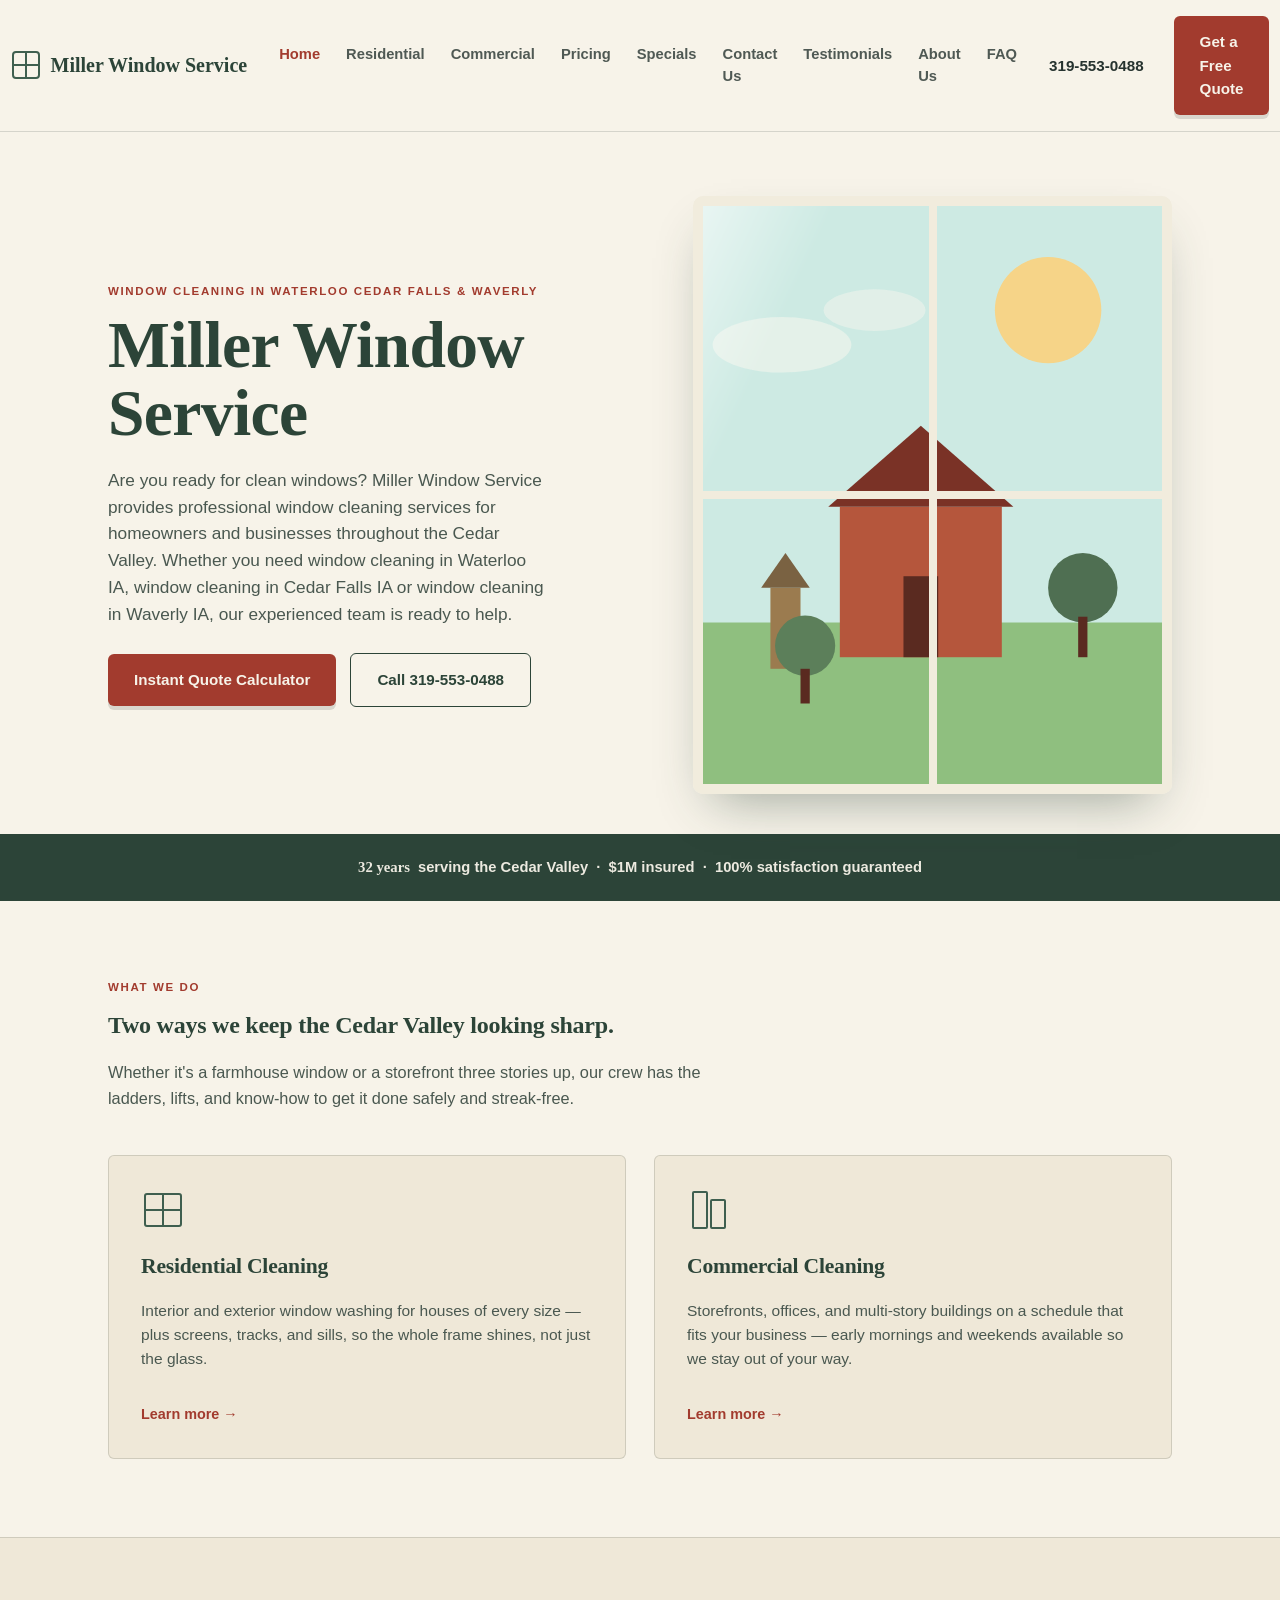
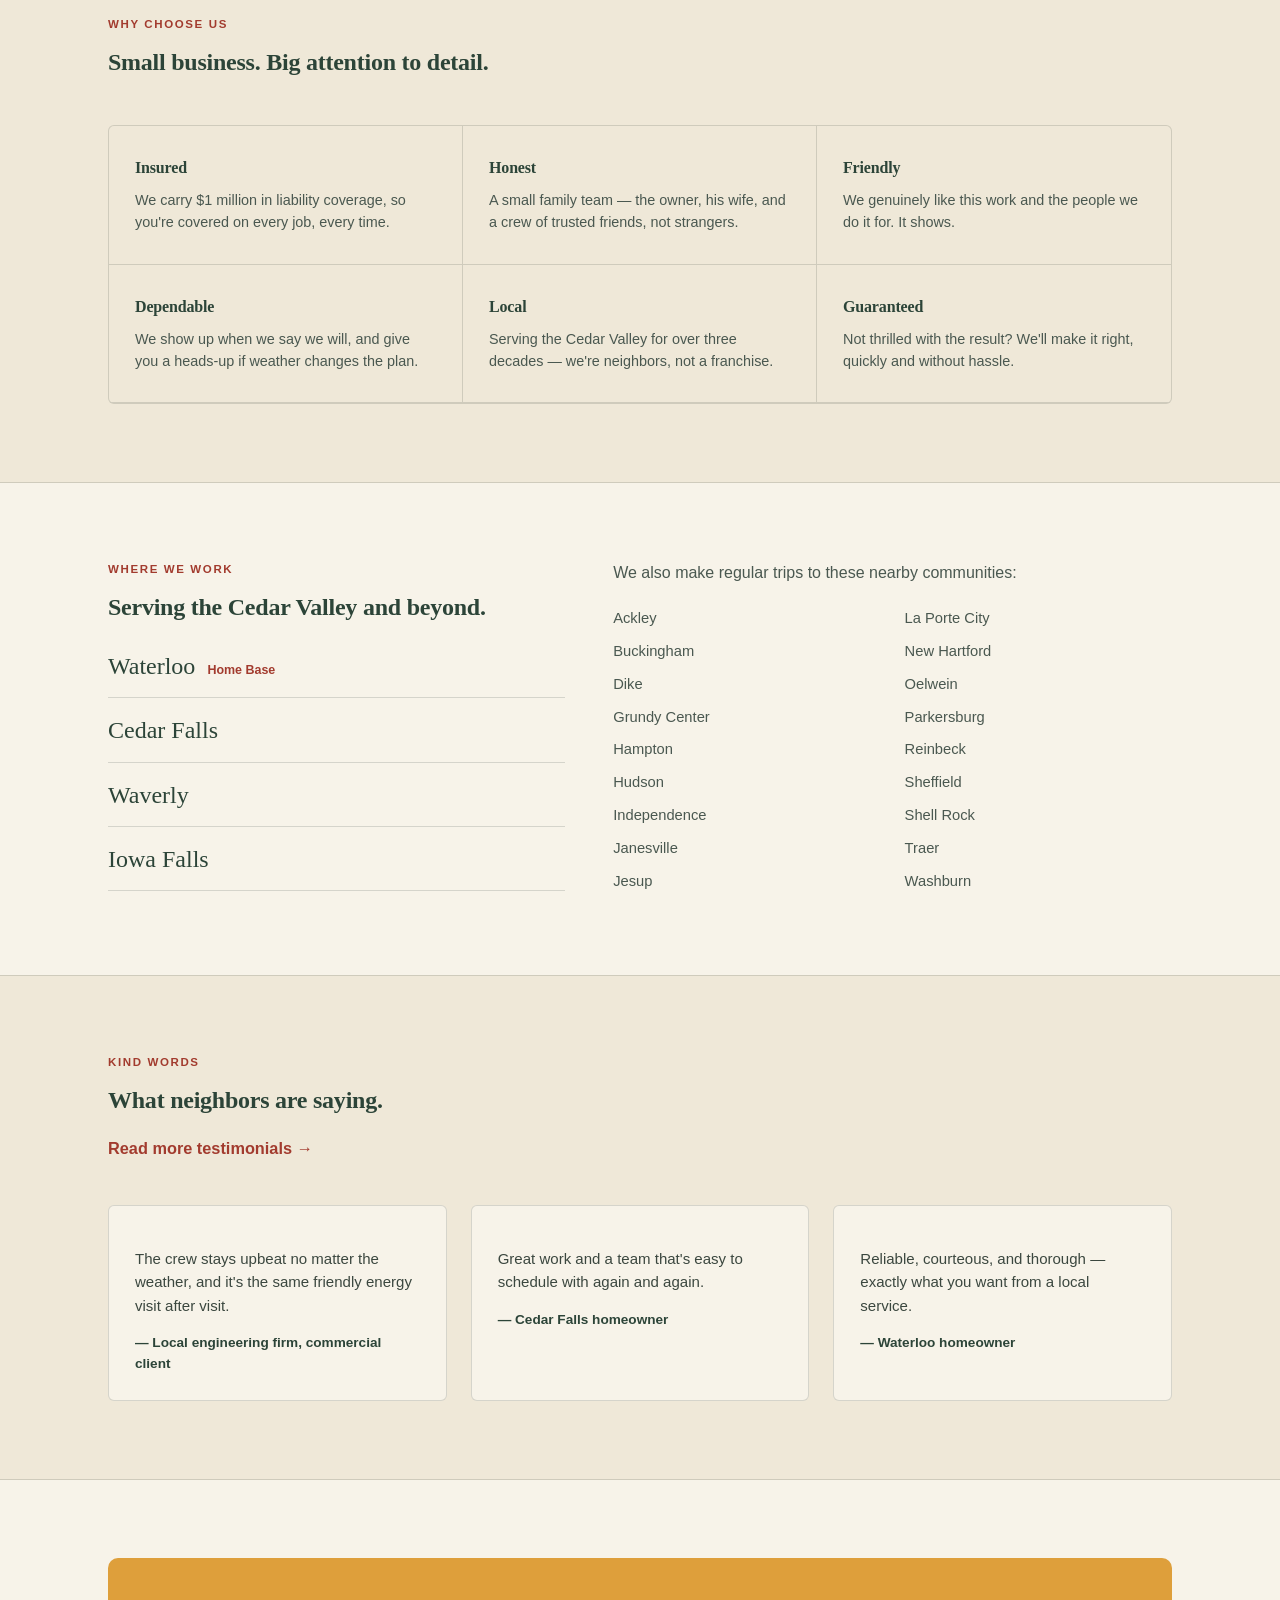
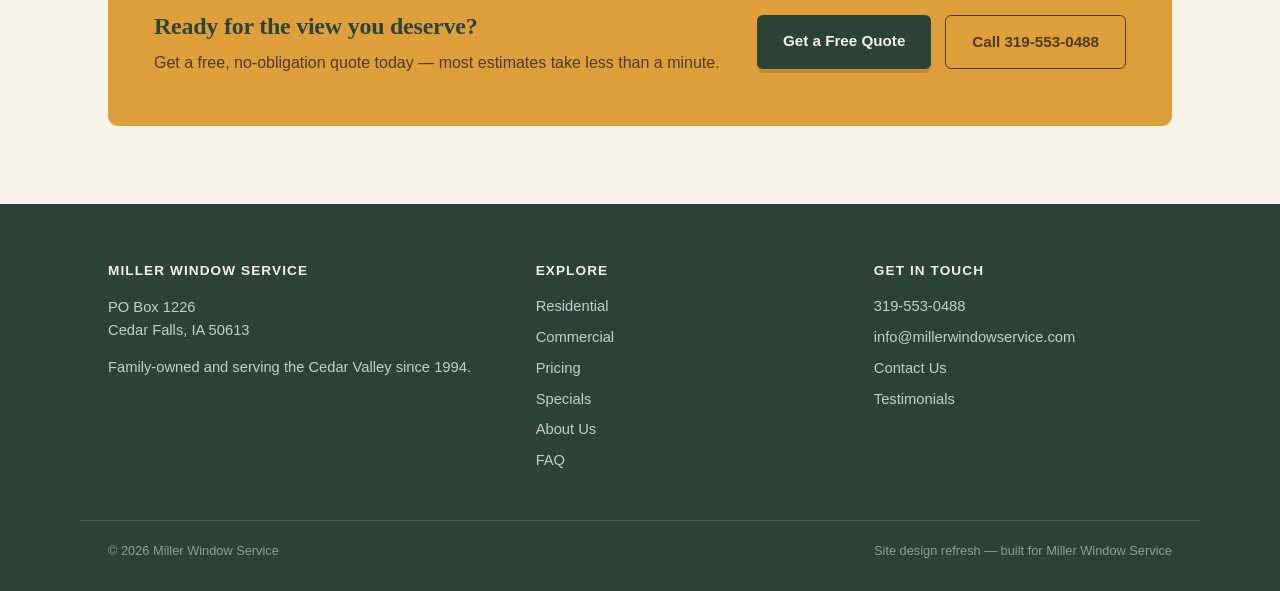
<file: index.html>
<!DOCTYPE html>
<html lang="en">
<head>
<meta charset="UTF-8">
<meta name="viewport" content="width=device-width, initial-scale=1.0, maximum-scale=1.0">
<title>Miller Window Service — Cedar Valley Window Cleaning</title>
<link rel="stylesheet" href="styles.css?v=8">
</head>
<body>

<header>
  <div class="wrap nav">
    <a href="index.html" class="brand">
      <svg class="brand-mark" viewBox="0 0 30 30" fill="none">
        <rect x="2" y="2" width="26" height="26" rx="3" stroke="#3F5F4F" stroke-width="2"/>
        <line x1="15" y1="2" x2="15" y2="28" stroke="#3F5F4F" stroke-width="2"/>
        <line x1="2" y1="15" x2="28" y2="15" stroke="#3F5F4F" stroke-width="2"/>
      </svg>
      <span class="brand-text">Miller Window Service</span>
    </a>
    <nav class="links">
      <a href="index.html" class="active">Home</a>
      <a href="residential-window-cleaning.html">Residential</a>
      <a href="commercial.html">Commercial</a>
      <a href="pricing.html">Pricing</a>
      <a href="specials.html">Specials</a>
      <a href="contact.html">Contact Us</a>
      <a href="testimonials.html">Testimonials</a>
      <a href="about.html">About Us</a>
      <a href="faq.html">FAQ</a>
    </nav>
    <div class="nav-cta">
      <a class="phone-link" href="tel:3195530488">319-553-0488</a>
      <a class="btn btn-primary" href="pricing.html#calculator">Get a Free Quote</a>
      <button class="menu-toggle" aria-label="menu" aria-expanded="false">☰</button>
    </div>
  </div>
</header>

<section class="hero">
  <div class="wrap">
  <div>
    <div class="eyebrow">WINDOW CLEANING IN WATERLOO CEDAR FALLS & WAVERLY</div>
    <h1 class="brand-title">Miller Window Service</h1>
    <p class="lead">Are you ready for clean windows? Miller Window Service provides professional window cleaning services for homeowners and businesses throughout the Cedar Valley. Whether you need window cleaning in Waterloo IA, window cleaning in Cedar Falls IA or window cleaning in Waverly IA, our experienced team is ready to help.</p>
    <div class="hero-actions">
      <a class="btn btn-primary" href="pricing.html#calculator">Instant Quote Calculator</a>
      <a class="btn btn-ghost" href="tel:3195530488">Call 319-553-0488</a>
    </div>
  </div>
  <div class="window-scene">
    <svg viewBox="0 0 400 500" preserveAspectRatio="xMidYMax slice">
      <rect width="400" height="500" fill="#CDEAE3"/>
      <circle cx="300" cy="90" r="46" fill="#F6D488"/>
      <ellipse cx="70" cy="120" rx="60" ry="24" fill="#EAF3EC" opacity="0.8"/>
      <ellipse cx="150" cy="90" rx="44" ry="18" fill="#EAF3EC" opacity="0.7"/>
      <rect x="0" y="360" width="400" height="140" fill="#8FBF7F"/>
      <rect x="120" y="260" width="140" height="130" fill="#B5563C"/>
      <polygon points="110,260 270,260 190,190" fill="#7A3226"/>
      <rect x="175" y="320" width="30" height="70" fill="#5A2A20"/>
      <rect x="60" y="330" width="26" height="70" fill="#9B7B4F"/>
      <polygon points="52,330 94,330 73,300" fill="#7A6242"/>
      <circle cx="330" cy="330" r="30" fill="#4F6F52"/>
      <rect x="326" y="355" width="8" height="35" fill="#5A2A20"/>
      <circle cx="90" cy="380" r="26" fill="#5C7F5A"/>
      <rect x="86" y="400" width="8" height="30" fill="#5A2A20"/>
    </svg>
    <div class="frame-mullion-v"></div>
    <div class="frame-mullion-h"></div>
    <div class="shine"></div>
  </div>
  </div>
</section>

<div class="trust-strip">
  <div class="wrap">
    <span><strong>32 years</strong> serving the Cedar Valley &nbsp;·&nbsp; $1M insured &nbsp;·&nbsp; 100% satisfaction guaranteed</span>
  </div>
</div>

<section id="services">
  <div class="wrap">
    <div class="section-head">
      <div class="eyebrow">What We Do</div>
      <h2>Two ways we keep the Cedar Valley looking sharp.</h2>
      <p>Whether it's a farmhouse window or a storefront three stories up, our crew has the ladders, lifts, and know-how to get it done safely and streak-free.</p>
    </div>
    <div class="services-grid">
      <div class="service-card">
        <svg class="icon" viewBox="0 0 44 44" fill="none"><rect x="4" y="6" width="36" height="32" rx="2" stroke="#3F5F4F" stroke-width="2"/><line x1="22" y1="6" x2="22" y2="38" stroke="#3F5F4F" stroke-width="2"/><line x1="4" y1="22" x2="40" y2="22" stroke="#3F5F4F" stroke-width="2"/></svg>
        <h3>Residential Cleaning</h3>
        <p>Interior and exterior window washing for houses of every size — plus screens, tracks, and sills, so the whole frame shines, not just the glass.</p>
        <a class="more" href="residential-window-cleaning.html">Learn more →</a>
      </div>
      <div class="service-card">
        <svg class="icon" viewBox="0 0 44 44" fill="none"><rect x="6" y="4" width="14" height="36" rx="1" stroke="#3F5F4F" stroke-width="2"/><rect x="24" y="12" width="14" height="28" rx="1" stroke="#3F5F4F" stroke-width="2"/><line x1="13" y1="12" x2="13" y2="12" stroke="#3F5F4F" stroke-width="2"/></svg>
        <h3>Commercial Cleaning</h3>
        <p>Storefronts, offices, and multi-story buildings on a schedule that fits your business — early mornings and weekends available so we stay out of your way.</p>
        <a class="more" href="commercial.html">Learn more →</a>
      </div>
    </div>
  </div>
</section>

<section id="why" style="background: var(--paper-dim); border-top:1px solid var(--line); border-bottom:1px solid var(--line);">
  <div class="wrap">
    <div class="section-head">
      <div class="eyebrow">Why Choose Us</div>
      <h2>Small business. Big attention to detail.</h2>
    </div>
    <div class="panes">
      <div class="pane"><h4>Insured</h4><p>We carry $1 million in liability coverage, so you're covered on every job, every time.</p></div>
      <div class="pane"><h4>Honest</h4><p>A small family team — the owner, his wife, and a crew of trusted friends, not strangers.</p></div>
      <div class="pane"><h4>Friendly</h4><p>We genuinely like this work and the people we do it for. It shows.</p></div>
      <div class="pane"><h4>Dependable</h4><p>We show up when we say we will, and give you a heads-up if weather changes the plan.</p></div>
      <div class="pane"><h4>Local</h4><p>Serving the Cedar Valley for over three decades — we're neighbors, not a franchise.</p></div>
      <div class="pane"><h4>Guaranteed</h4><p>Not thrilled with the result? We'll make it right, quickly and without hassle.</p></div>
    </div>
  </div>
</section>

<section id="area">
  <div class="wrap area-wrap">
    <div>
      <div class="eyebrow">Where We Work</div>
      <h2>Serving the Cedar Valley and beyond.</h2>
      <div class="area-primary" style="margin-top:22px;">
        <div class="area-town">Waterloo <span>Home Base</span></div>
        <div class="area-town">Cedar Falls</div>
        <div class="area-town">Waverly</div>
        <div class="area-town">Iowa Falls</div>
      </div>
    </div>
    <div>
      <p style="color:#4A5850; margin-top:0;">We also make regular trips to these nearby communities:</p>
      <div class="area-more">
        <div>Ackley</div><div>Buckingham</div><div>Dike</div><div>Grundy Center</div>
        <div>Hampton</div><div>Hudson</div><div>Independence</div><div>Janesville</div>
        <div>Jesup</div><div>La Porte City</div><div>New Hartford</div><div>Oelwein</div>
        <div>Parkersburg</div><div>Reinbeck</div><div>Sheffield</div><div>Shell Rock</div>
        <div>Traer</div><div>Washburn</div>
      </div>
    </div>
  </div>
</section>

<section id="testimonials" style="background: var(--paper-dim); border-top:1px solid var(--line); border-bottom:1px solid var(--line);">
  <div class="wrap">
    <div class="section-head">
      <div class="eyebrow">Kind Words</div>
      <h2>What neighbors are saying.</h2>
      <p><a href="testimonials.html" style="color:var(--barn); font-weight:700; text-decoration:none;">Read more testimonials →</a></p>
    </div>
    <div class="testi-grid">
      <div class="testi-card">
        <p>The crew stays upbeat no matter the weather, and it's the same friendly energy visit after visit.</p>
        <div class="who">— Local engineering firm, commercial client</div>
      </div>
      <div class="testi-card">
        <p>Great work and a team that's easy to schedule with again and again.</p>
        <div class="who">— Cedar Falls homeowner</div>
      </div>
      <div class="testi-card">
        <p>Reliable, courteous, and thorough — exactly what you want from a local service.</p>
        <div class="who">— Waterloo homeowner</div>
      </div>
    </div>
  </div>
</section>

<section id="contact">
  <div class="wrap">
    <div class="cta-band">
      <div>
        <h2>Ready for the view you deserve?</h2>
        <p>Get a free, no-obligation quote today — most estimates take less than a minute.</p>
      </div>
      <div style="display:flex; gap:14px; flex-wrap:wrap;">
        <a class="btn btn-primary" href="pricing.html#calculator">Get a Free Quote</a>
        <a class="btn btn-ghost" style="border-color:#4A3B1B; color:#4A3B1B;" href="tel:3195530488">Call 319-553-0488</a>
      </div>
    </div>
  </div>
</section>

<footer>
  <div class="wrap footer-grid">
    <div class="col">
      <h4>Miller Window Service</h4>
      <p>PO Box 1226<br>Cedar Falls, IA 50613</p>
      <p style="margin-top:10px;">Family-owned and serving the Cedar Valley since 1994.</p>
    </div>
    <div class="col">
      <h4>Explore</h4>
      <a href="residential-window-cleaning.html">Residential</a>
      <a href="commercial.html">Commercial</a>
      <a href="pricing.html">Pricing</a>
      <a href="specials.html">Specials</a>
      <a href="about.html">About Us</a>
      <a href="faq.html">FAQ</a>
    </div>
    <div class="col">
      <h4>Get In Touch</h4>
      <a href="tel:3195530488">319-553-0488</a>
      <a href="mailto:info@millerwindowservice.com">info@millerwindowservice.com</a>
      <a href="contact.html">Contact Us</a>
      <a href="testimonials.html">Testimonials</a>
    </div>
  </div>
  <div class="wrap footer-bottom">
    <span>© 2026 Miller Window Service</span>
    <span>Site design refresh — built for Miller Window Service</span>
  </div>
</footer>

<script src="script.js?v=8" defer></script>
</body>
</html>
</file>
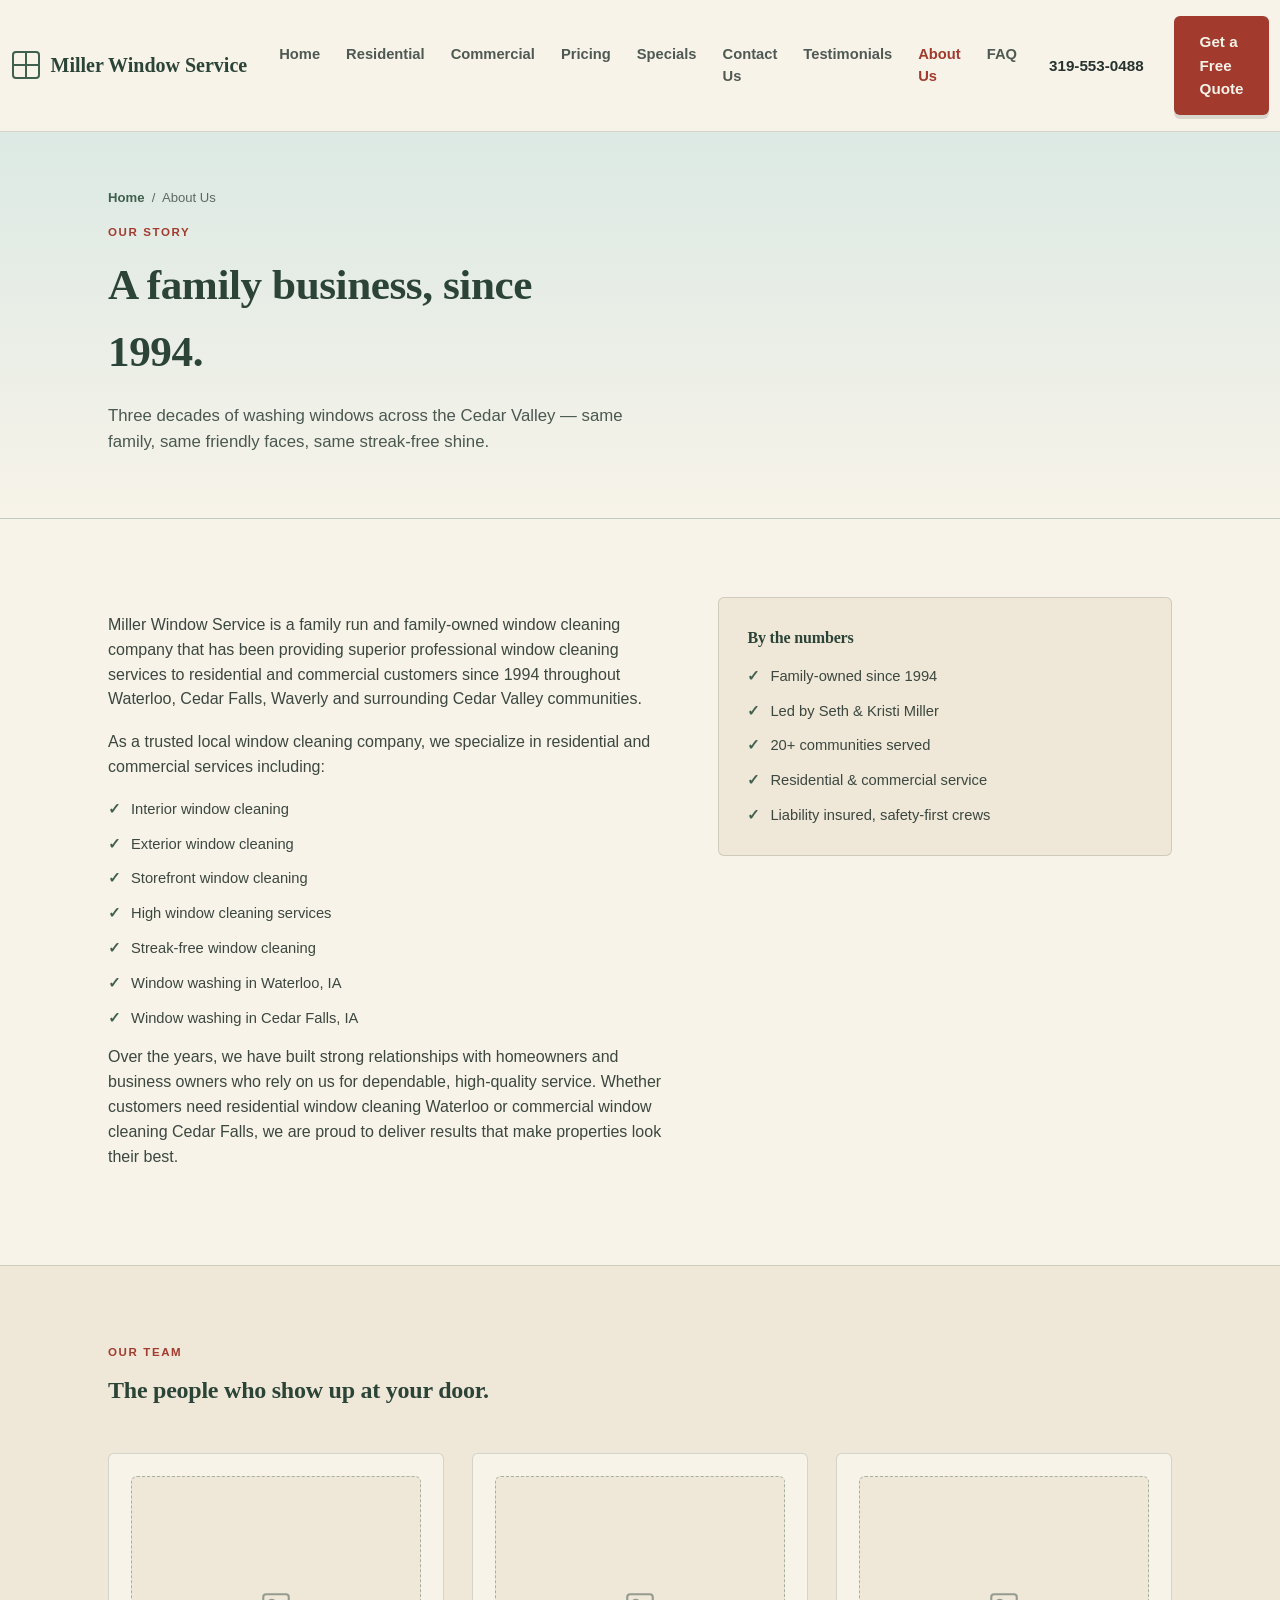
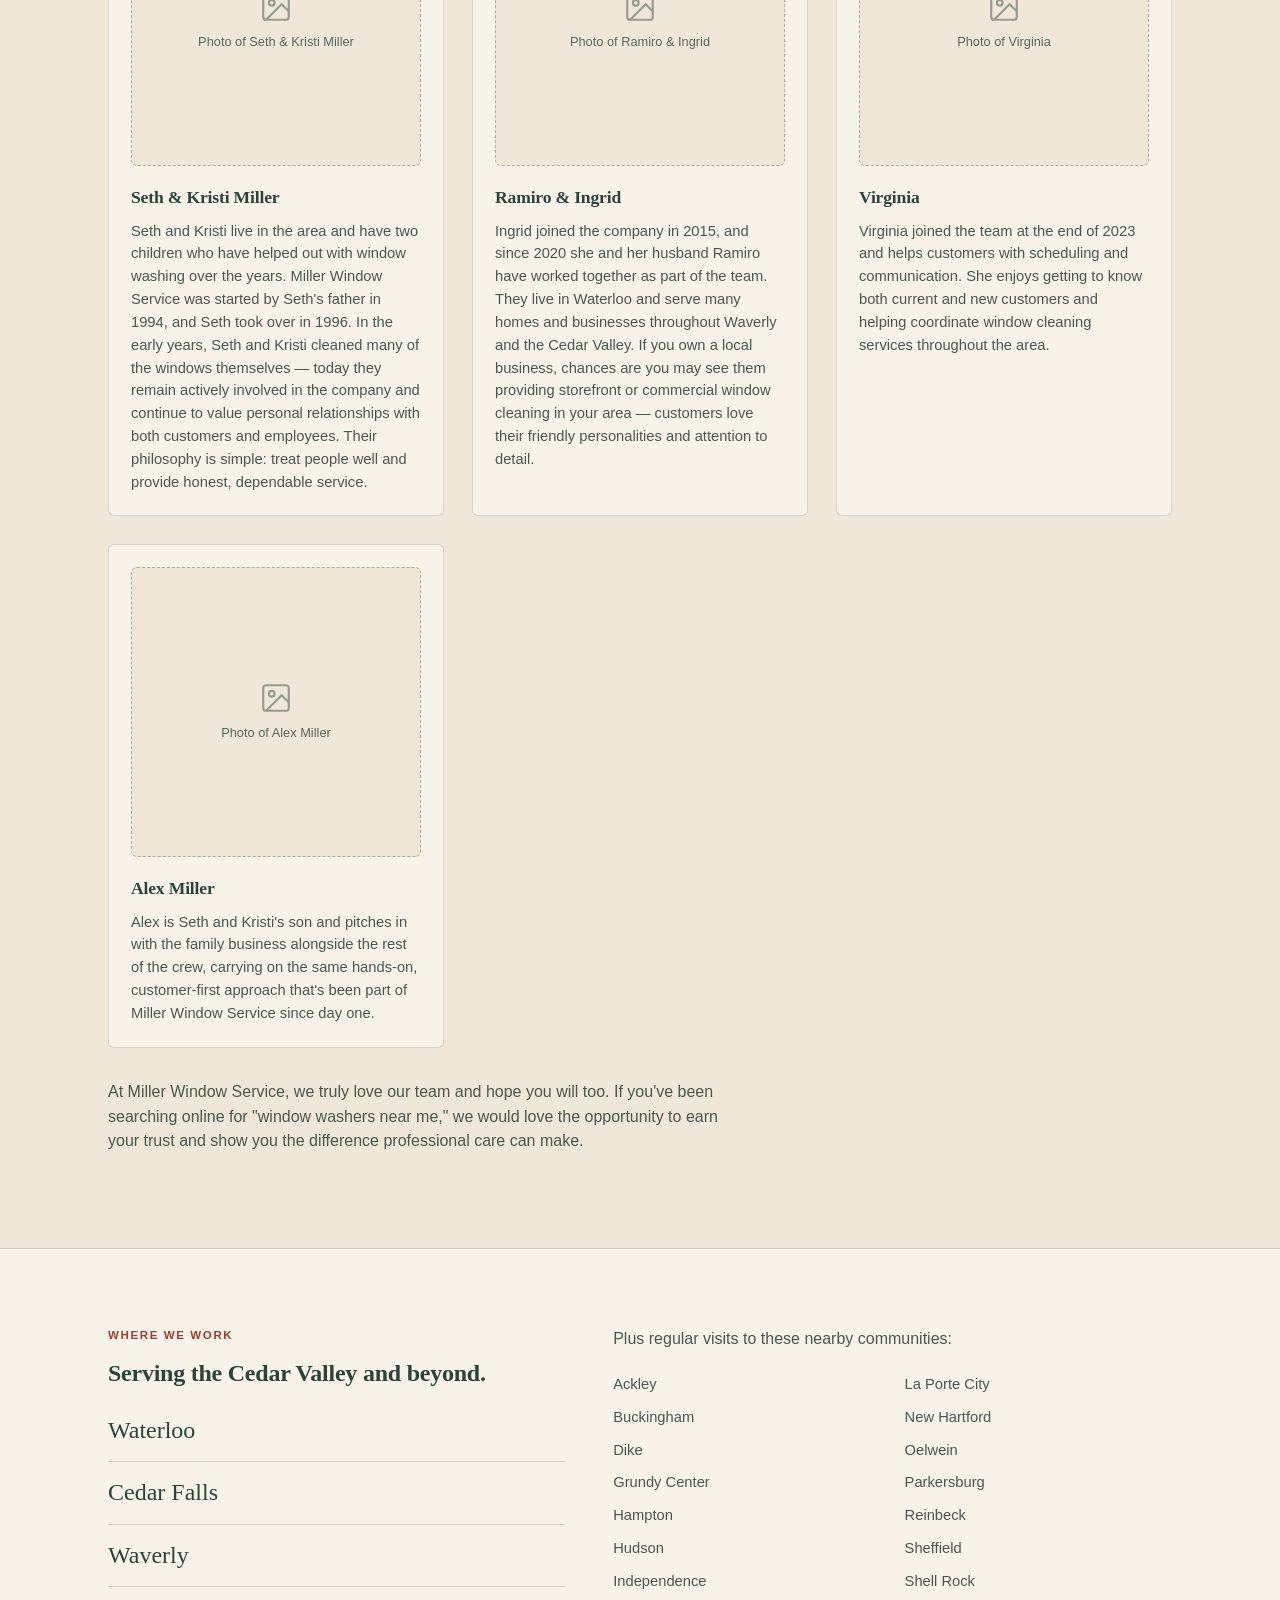
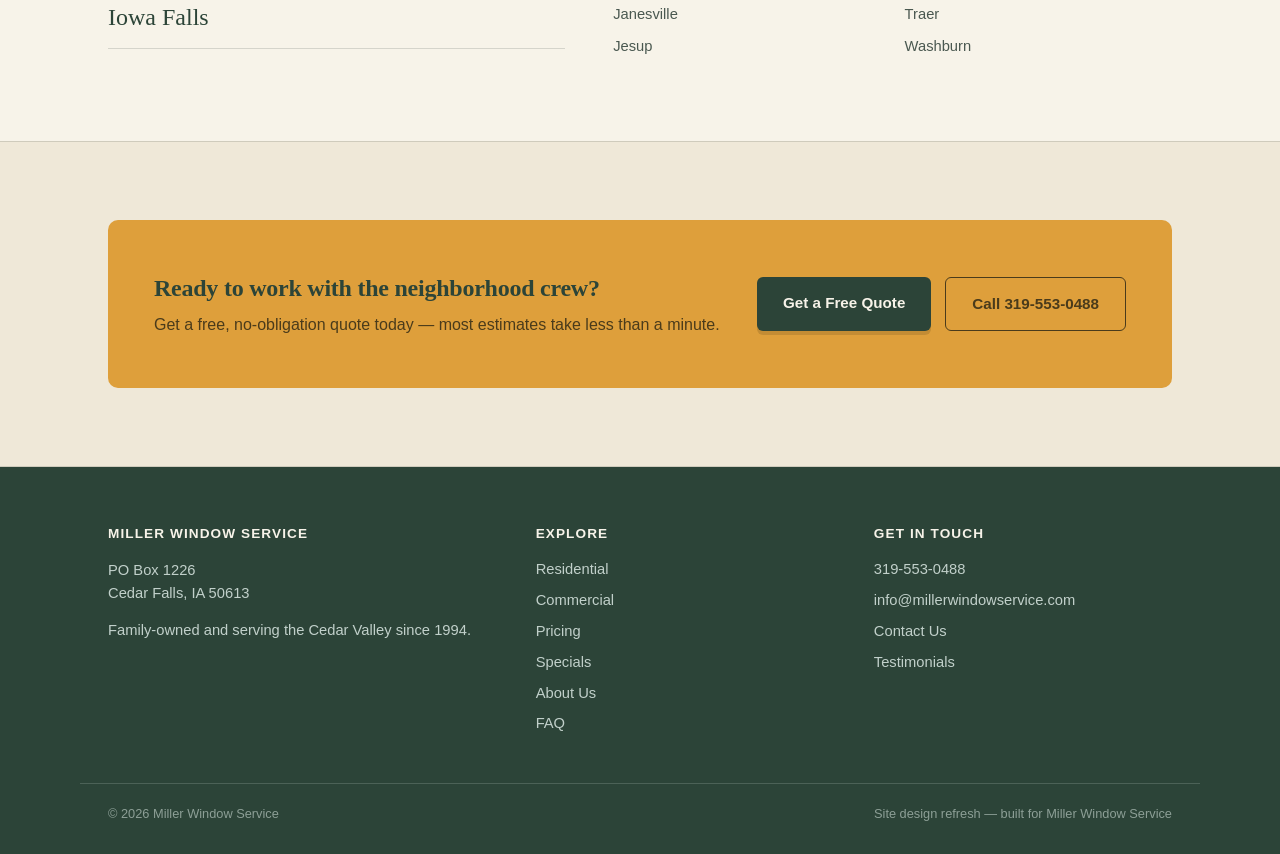
<file: about.html>
<!DOCTYPE html>
<html lang="en">
<head>
<meta charset="UTF-8">
<meta name="viewport" content="width=device-width, initial-scale=1.0, maximum-scale=1.0">
<title>About Us — Miller Window Service</title>
<link rel="stylesheet" href="styles.css?v=8">
</head>
<body>

<header>
  <div class="wrap nav">
    <a href="index.html" class="brand">
      <svg class="brand-mark" viewBox="0 0 30 30" fill="none">
        <rect x="2" y="2" width="26" height="26" rx="3" stroke="#3F5F4F" stroke-width="2"/>
        <line x1="15" y1="2" x2="15" y2="28" stroke="#3F5F4F" stroke-width="2"/>
        <line x1="2" y1="15" x2="28" y2="15" stroke="#3F5F4F" stroke-width="2"/>
      </svg>
      <span class="brand-text">Miller Window Service</span>
    </a>
    <nav class="links">
      <a href="index.html">Home</a>
      <a href="residential-window-cleaning.html">Residential</a>
      <a href="commercial.html">Commercial</a>
      <a href="pricing.html">Pricing</a>
      <a href="specials.html">Specials</a>
      <a href="contact.html">Contact Us</a>
      <a href="testimonials.html">Testimonials</a>
      <a href="about.html" class="active">About Us</a>
      <a href="faq.html">FAQ</a>
    </nav>
    <div class="nav-cta">
      <a class="phone-link" href="tel:3195530488">319-553-0488</a>
      <a class="btn btn-primary" href="pricing.html#calculator">Get a Free Quote</a>
      <button class="menu-toggle" aria-label="menu" aria-expanded="false">☰</button>
    </div>
  </div>
</header>

<div class="page-hero">
  <div class="wrap">
    <div class="breadcrumb"><a href="index.html">Home</a> &nbsp;/&nbsp; About Us</div>
    <div class="eyebrow">Our Story</div>
    <h1>A family business, since 1994.</h1>
    <p>Three decades of washing windows across the Cedar Valley — same family, same friendly faces, same streak-free shine.</p>
  </div>
</div>

<section>
  <div class="wrap intro-grid">
    <div>
      <p>Miller Window Service is a family run and family-owned window cleaning company that has been providing superior professional window cleaning services to residential and commercial customers since 1994 throughout Waterloo, Cedar Falls, Waverly and surrounding Cedar Valley communities.</p>
      <p>As a trusted local window cleaning company, we specialize in residential and commercial services including:</p>
      <ul class="side-list">
        <li>Interior window cleaning</li>
        <li>Exterior window cleaning</li>
        <li>Storefront window cleaning</li>
        <li>High window cleaning services</li>
        <li>Streak-free window cleaning</li>
        <li>Window washing in Waterloo, IA</li>
        <li>Window washing in Cedar Falls, IA</li>
      </ul>
      <p>Over the years, we have built strong relationships with homeowners and business owners who rely on us for dependable, high-quality service. Whether customers need residential window cleaning Waterloo or commercial window cleaning Cedar Falls, we are proud to deliver results that make properties look their best.</p>
    </div>
    <div class="side-card">
      <h4>By the numbers</h4>
      <ul class="side-list">
        <li>Family-owned since 1994</li>
        <li>Led by Seth &amp; Kristi Miller</li>
        <li>20+ communities served</li>
        <li>Residential &amp; commercial service</li>
        <li>Liability insured, safety-first crews</li>
      </ul>
    </div>
  </div>
</section>

<section style="background:var(--paper-dim); border-top:1px solid var(--line); border-bottom:1px solid var(--line);">
  <div class="wrap">
    <div class="section-head">
      <div class="eyebrow">Our Team</div>
      <h2>The people who show up at your door.</h2>
    </div>
    <div class="team-grid">
      <div class="team-card">
        <div class="photo-slot">
          <svg viewBox="0 0 24 24" fill="none" stroke="currentColor" stroke-width="1.5"><rect x="3" y="3" width="18" height="18" rx="2"/><circle cx="9" cy="9" r="2"/><path d="M21 15l-5-5L5 21"/></svg>
          Photo of Seth &amp; Kristi Miller
        </div>
        <h4>Seth &amp; Kristi Miller</h4>
        <p>Seth and Kristi live in the area and have two children who have helped out with window washing over the years. Miller Window Service was started by Seth's father in 1994, and Seth took over in 1996. In the early years, Seth and Kristi cleaned many of the windows themselves — today they remain actively involved in the company and continue to value personal relationships with both customers and employees. Their philosophy is simple: treat people well and provide honest, dependable service.</p>
      </div>
      <div class="team-card">
        <div class="photo-slot">
          <svg viewBox="0 0 24 24" fill="none" stroke="currentColor" stroke-width="1.5"><rect x="3" y="3" width="18" height="18" rx="2"/><circle cx="9" cy="9" r="2"/><path d="M21 15l-5-5L5 21"/></svg>
          Photo of Ramiro &amp; Ingrid
        </div>
        <h4>Ramiro &amp; Ingrid</h4>
        <p>Ingrid joined the company in 2015, and since 2020 she and her husband Ramiro have worked together as part of the team. They live in Waterloo and serve many homes and businesses throughout Waverly and the Cedar Valley. If you own a local business, chances are you may see them providing storefront or commercial window cleaning in your area — customers love their friendly personalities and attention to detail.</p>
      </div>
      <div class="team-card">
        <div class="photo-slot">
          <svg viewBox="0 0 24 24" fill="none" stroke="currentColor" stroke-width="1.5"><rect x="3" y="3" width="18" height="18" rx="2"/><circle cx="9" cy="9" r="2"/><path d="M21 15l-5-5L5 21"/></svg>
          Photo of Virginia
        </div>
        <h4>Virginia</h4>
        <p>Virginia joined the team at the end of 2023 and helps customers with scheduling and communication. She enjoys getting to know both current and new customers and helping coordinate window cleaning services throughout the area.</p>
      </div>
      <div class="team-card">
        <div class="photo-slot">
          <svg viewBox="0 0 24 24" fill="none" stroke="currentColor" stroke-width="1.5"><rect x="3" y="3" width="18" height="18" rx="2"/><circle cx="9" cy="9" r="2"/><path d="M21 15l-5-5L5 21"/></svg>
          Photo of Alex Miller
        </div>
        <h4>Alex Miller</h4>
        <p>Alex is Seth and Kristi's son and pitches in with the family business alongside the rest of the crew, carrying on the same hands-on, customer-first approach that's been part of Miller Window Service since day one.</p>
      </div>
    </div>
    <p style="margin-top:32px; max-width:70ch; color:#4A5850;">At Miller Window Service, we truly love our team and hope you will too. If you've been searching online for "window washers near me," we would love the opportunity to earn your trust and show you the difference professional care can make.</p>
  </div>
</section>

<section>
  <div class="wrap area-wrap">
    <div>
      <div class="eyebrow">Where We Work</div>
      <h2>Serving the Cedar Valley and beyond.</h2>
      <div style="display:flex; flex-direction:column; gap:12px; margin-top:20px;">
        <div class="area-town">Waterloo</div>
        <div class="area-town">Cedar Falls</div>
        <div class="area-town">Waverly</div>
        <div class="area-town">Iowa Falls</div>
      </div>
    </div>
    <div>
      <p style="color:#4A5850; margin-top:0;">Plus regular visits to these nearby communities:</p>
      <div class="area-more">
        <div>Ackley</div><div>Buckingham</div><div>Dike</div><div>Grundy Center</div>
        <div>Hampton</div><div>Hudson</div><div>Independence</div><div>Janesville</div>
        <div>Jesup</div><div>La Porte City</div><div>New Hartford</div><div>Oelwein</div>
        <div>Parkersburg</div><div>Reinbeck</div><div>Sheffield</div><div>Shell Rock</div>
        <div>Traer</div><div>Washburn</div>
      </div>
    </div>
  </div>
</section>

<section id="contact" style="background:var(--paper-dim); border-top:1px solid var(--line); border-bottom:1px solid var(--line);">
  <div class="wrap">
    <div class="cta-band">
      <div>
        <h2>Ready to work with the neighborhood crew?</h2>
        <p>Get a free, no-obligation quote today — most estimates take less than a minute.</p>
      </div>
      <div style="display:flex; gap:14px; flex-wrap:wrap;">
        <a class="btn btn-primary" href="pricing.html#calculator">Get a Free Quote</a>
        <a class="btn btn-ghost" style="border-color:#4A3B1B; color:#4A3B1B;" href="tel:3195530488">Call 319-553-0488</a>
      </div>
    </div>
  </div>
</section>

<footer>
  <div class="wrap footer-grid">
    <div class="col">
      <h4>Miller Window Service</h4>
      <p>PO Box 1226<br>Cedar Falls, IA 50613</p>
      <p style="margin-top:10px;">Family-owned and serving the Cedar Valley since 1994.</p>
    </div>
    <div class="col">
      <h4>Explore</h4>
      <a href="residential-window-cleaning.html">Residential</a>
      <a href="commercial.html">Commercial</a>
      <a href="pricing.html">Pricing</a>
      <a href="specials.html">Specials</a>
      <a href="about.html">About Us</a>
      <a href="faq.html">FAQ</a>
    </div>
    <div class="col">
      <h4>Get In Touch</h4>
      <a href="tel:3195530488">319-553-0488</a>
      <a href="mailto:info@millerwindowservice.com">info@millerwindowservice.com</a>
      <a href="contact.html">Contact Us</a>
      <a href="testimonials.html">Testimonials</a>
    </div>
  </div>
  <div class="wrap footer-bottom">
    <span>© 2026 Miller Window Service</span>
    <span>Site design refresh — built for Miller Window Service</span>
  </div>
</footer>

<script src="script.js?v=8" defer></script>
</body>
</html>
</file>
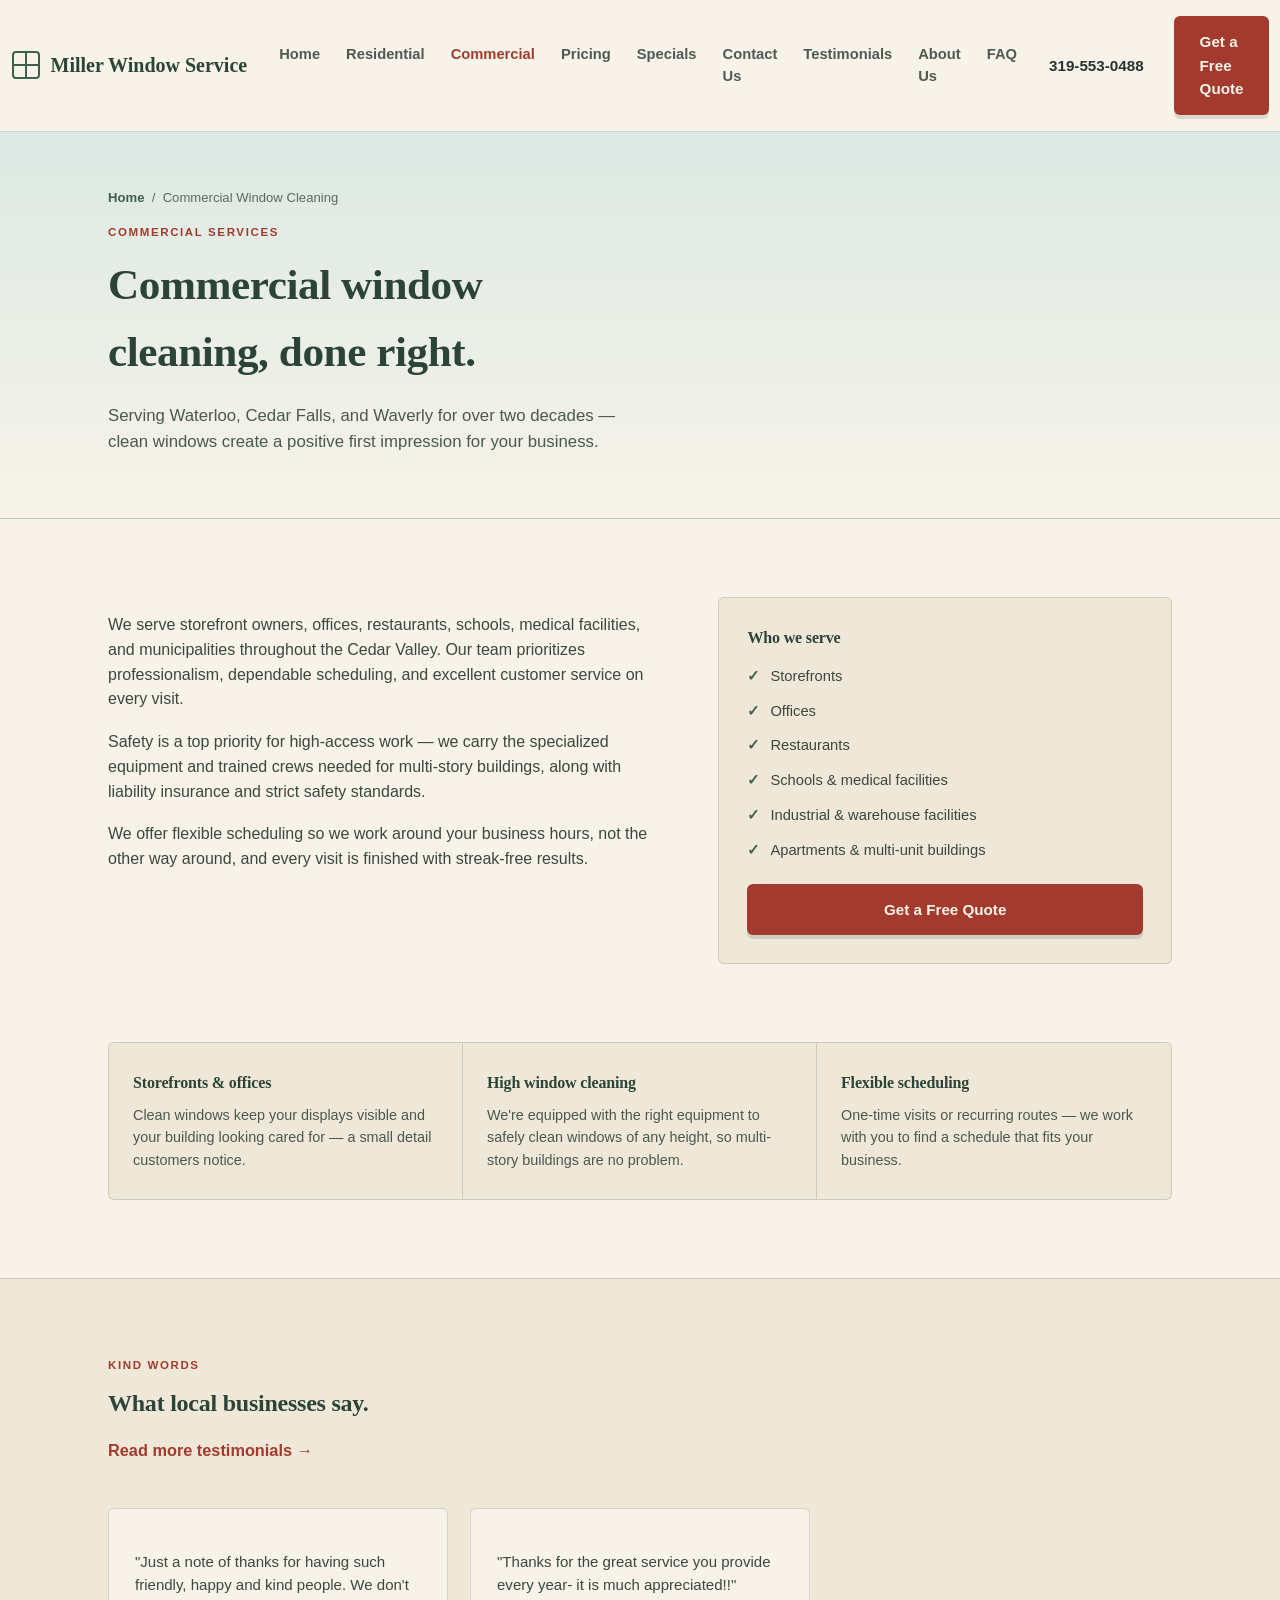
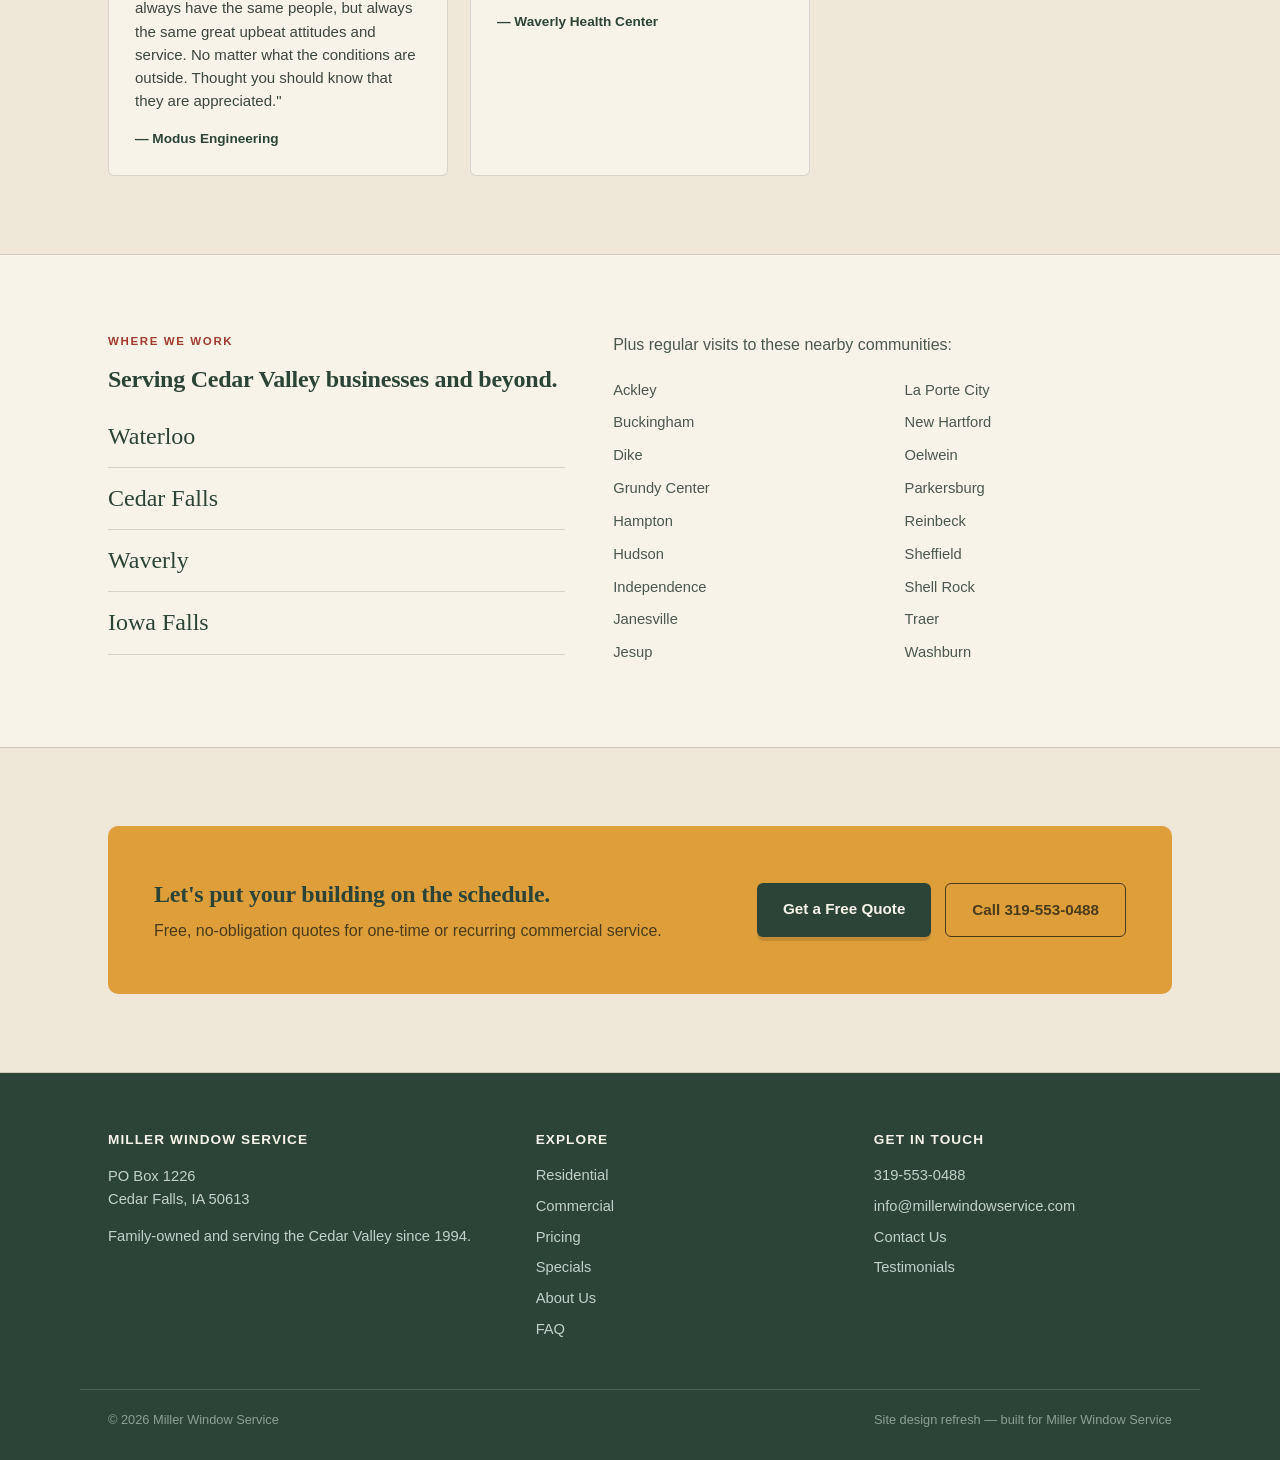
<file: commercial.html>
<!DOCTYPE html>
<html lang="en">
<head>
<meta charset="UTF-8">
<meta name="viewport" content="width=device-width, initial-scale=1.0, maximum-scale=1.0">
<title>Commercial Window Cleaning — Miller Window Service</title>
<link rel="stylesheet" href="styles.css?v=8">
</head>
<body>

<header>
  <div class="wrap nav">
    <a href="index.html" class="brand">
      <svg class="brand-mark" viewBox="0 0 30 30" fill="none">
        <rect x="2" y="2" width="26" height="26" rx="3" stroke="#3F5F4F" stroke-width="2"/>
        <line x1="15" y1="2" x2="15" y2="28" stroke="#3F5F4F" stroke-width="2"/>
        <line x1="2" y1="15" x2="28" y2="15" stroke="#3F5F4F" stroke-width="2"/>
      </svg>
      <span class="brand-text">Miller Window Service</span>
    </a>
    <nav class="links">
      <a href="index.html">Home</a>
      <a href="residential-window-cleaning.html">Residential</a>
      <a href="commercial.html" class="active">Commercial</a>
      <a href="pricing.html">Pricing</a>
      <a href="specials.html">Specials</a>
      <a href="contact.html">Contact Us</a>
      <a href="testimonials.html">Testimonials</a>
      <a href="about.html">About Us</a>
      <a href="faq.html">FAQ</a>
    </nav>
    <div class="nav-cta">
      <a class="phone-link" href="tel:3195530488">319-553-0488</a>
      <a class="btn btn-primary" href="pricing.html#calculator">Get a Free Quote</a>
      <button class="menu-toggle" aria-label="menu" aria-expanded="false">☰</button>
    </div>
  </div>
</header>

<div class="page-hero">
  <div class="wrap">
    <div class="breadcrumb"><a href="index.html">Home</a> &nbsp;/&nbsp; Commercial Window Cleaning</div>
    <div class="eyebrow">Commercial Services</div>
    <h1>Commercial window cleaning, done right.</h1>
    <p>Serving Waterloo, Cedar Falls, and Waverly for over two decades — clean windows create a positive first impression for your business.</p>
  </div>
</div>

<section>
  <div class="wrap intro-grid">
    <div>
      <p>We serve storefront owners, offices, restaurants, schools, medical facilities, and municipalities throughout the Cedar Valley. Our team prioritizes professionalism, dependable scheduling, and excellent customer service on every visit.</p>
      <p>Safety is a top priority for high-access work — we carry the specialized equipment and trained crews needed for multi-story buildings, along with liability insurance and strict safety standards.</p>
      <p>We offer flexible scheduling so we work around your business hours, not the other way around, and every visit is finished with streak-free results.</p>
    </div>
    <div class="side-card">
      <h4>Who we serve</h4>
      <ul class="side-list">
        <li>Storefronts</li>
        <li>Offices</li>
        <li>Restaurants</li>
        <li>Schools &amp; medical facilities</li>
        <li>Industrial &amp; warehouse facilities</li>
        <li>Apartments &amp; multi-unit buildings</li>
      </ul>
      <div style="margin-top:22px;">
        <a class="btn btn-primary" href="pricing.html#calculator" style="width:100%; text-align:center;">Get a Free Quote</a>
      </div>
    </div>
  </div>
</section>

<section style="padding-top:0;">
  <div class="wrap">
    <div class="panes3">
      <div class="pane">
        <h4>Storefronts &amp; offices</h4>
        <p>Clean windows keep your displays visible and your building looking cared for — a small detail customers notice.</p>
      </div>
      <div class="pane">
        <h4>High window cleaning</h4>
        <p>We're equipped with the right equipment to safely clean windows of any height, so multi-story buildings are no problem.</p>
      </div>
      <div class="pane">
        <h4>Flexible scheduling</h4>
        <p>One-time visits or recurring routes — we work with you to find a schedule that fits your business.</p>
      </div>
    </div>
  </div>
</section>

<section style="background:var(--paper-dim); border-top:1px solid var(--line); border-bottom:1px solid var(--line);">
  <div class="wrap">
    <div class="section-head">
      <div class="eyebrow">Kind Words</div>
      <h2>What local businesses say.</h2>
      <p><a href="testimonials.html" style="color:var(--barn); font-weight:700; text-decoration:none;">Read more testimonials →</a></p>
    </div>
    <div class="testi-rail">
      <div class="testi-card">
        <p>"Just a note of thanks for having such friendly, happy and kind people. We don't always have the same people, but always the same great upbeat attitudes and service. No matter what the conditions are outside. Thought you should know that they are appreciated."</p>
        <div class="who">— Modus Engineering</div>
      </div>
      <div class="testi-card">
        <p>"Thanks for the great service you provide every year- it is much appreciated!!"</p>
        <div class="who">— Waverly Health Center</div>
      </div>
    </div>
  </div>
</section>

<section>
  <div class="wrap area-wrap">
    <div>
      <div class="eyebrow">Where We Work</div>
      <h2>Serving Cedar Valley businesses and beyond.</h2>
      <div style="display:flex; flex-direction:column; gap:12px; margin-top:20px;">
        <div class="area-town">Waterloo</div>
        <div class="area-town">Cedar Falls</div>
        <div class="area-town">Waverly</div>
        <div class="area-town">Iowa Falls</div>
      </div>
    </div>
    <div>
      <p style="color:#4A5850; margin-top:0;">Plus regular visits to these nearby communities:</p>
      <div class="area-more">
        <div>Ackley</div><div>Buckingham</div><div>Dike</div><div>Grundy Center</div>
        <div>Hampton</div><div>Hudson</div><div>Independence</div><div>Janesville</div>
        <div>Jesup</div><div>La Porte City</div><div>New Hartford</div><div>Oelwein</div>
        <div>Parkersburg</div><div>Reinbeck</div><div>Sheffield</div><div>Shell Rock</div>
        <div>Traer</div><div>Washburn</div>
      </div>
    </div>
  </div>
</section>

<section id="contact" style="background:var(--paper-dim); border-top:1px solid var(--line); border-bottom:1px solid var(--line);">
  <div class="wrap">
    <div class="cta-band">
      <div>
        <h2>Let's put your building on the schedule.</h2>
        <p>Free, no-obligation quotes for one-time or recurring commercial service.</p>
      </div>
      <div style="display:flex; gap:14px; flex-wrap:wrap;">
        <a class="btn btn-primary" href="pricing.html#calculator">Get a Free Quote</a>
        <a class="btn btn-ghost" style="border-color:#4A3B1B; color:#4A3B1B;" href="tel:3195530488">Call 319-553-0488</a>
      </div>
    </div>
  </div>
</section>

<footer>
  <div class="wrap footer-grid">
    <div class="col">
      <h4>Miller Window Service</h4>
      <p>PO Box 1226<br>Cedar Falls, IA 50613</p>
      <p style="margin-top:10px;">Family-owned and serving the Cedar Valley since 1994.</p>
    </div>
    <div class="col">
      <h4>Explore</h4>
      <a href="residential-window-cleaning.html">Residential</a>
      <a href="commercial.html">Commercial</a>
      <a href="pricing.html">Pricing</a>
      <a href="specials.html">Specials</a>
      <a href="about.html">About Us</a>
      <a href="faq.html">FAQ</a>
    </div>
    <div class="col">
      <h4>Get In Touch</h4>
      <a href="tel:3195530488">319-553-0488</a>
      <a href="mailto:info@millerwindowservice.com">info@millerwindowservice.com</a>
      <a href="contact.html">Contact Us</a>
      <a href="testimonials.html">Testimonials</a>
    </div>
  </div>
  <div class="wrap footer-bottom">
    <span>© 2026 Miller Window Service</span>
    <span>Site design refresh — built for Miller Window Service</span>
  </div>
</footer>

<script src="script.js?v=8" defer></script>
</body>
</html>
</file>
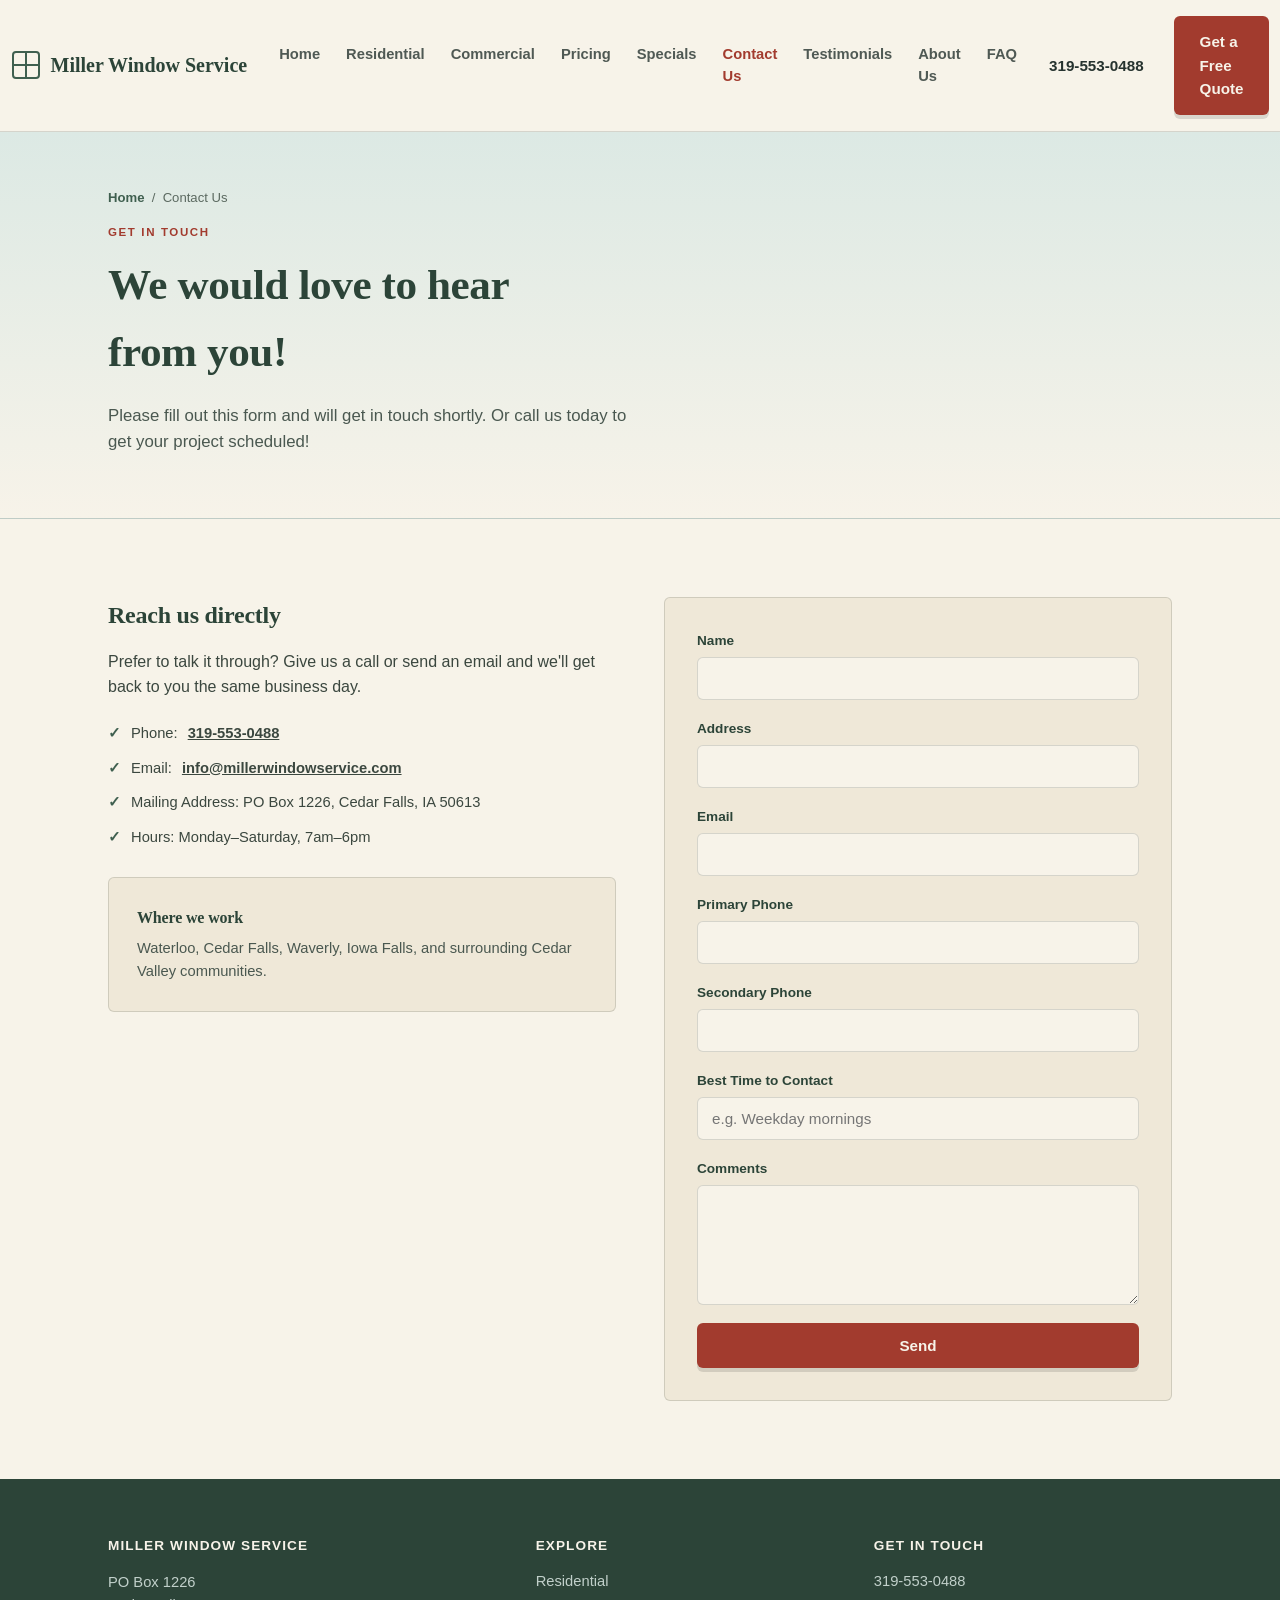
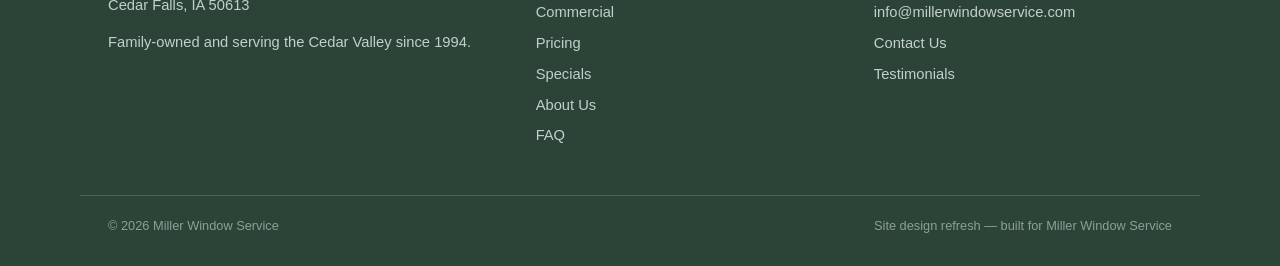
<file: contact.html>
<!DOCTYPE html>
<html lang="en">
<head>
<meta charset="UTF-8">
<meta name="viewport" content="width=device-width, initial-scale=1.0, maximum-scale=1.0">
<title>Contact Us — Miller Window Service</title>
<link rel="stylesheet" href="styles.css?v=8">
</head>
<body>

<header>
  <div class="wrap nav">
    <a href="index.html" class="brand">
      <svg class="brand-mark" viewBox="0 0 30 30" fill="none">
        <rect x="2" y="2" width="26" height="26" rx="3" stroke="#3F5F4F" stroke-width="2"/>
        <line x1="15" y1="2" x2="15" y2="28" stroke="#3F5F4F" stroke-width="2"/>
        <line x1="2" y1="15" x2="28" y2="15" stroke="#3F5F4F" stroke-width="2"/>
      </svg>
      <span class="brand-text">Miller Window Service</span>
    </a>
    <nav class="links">
      <a href="index.html">Home</a>
      <a href="residential-window-cleaning.html">Residential</a>
      <a href="commercial.html">Commercial</a>
      <a href="pricing.html">Pricing</a>
      <a href="specials.html">Specials</a>
      <a href="contact.html" class="active">Contact Us</a>
      <a href="testimonials.html">Testimonials</a>
      <a href="about.html">About Us</a>
      <a href="faq.html">FAQ</a>
    </nav>
    <div class="nav-cta">
      <a class="phone-link" href="tel:3195530488">319-553-0488</a>
      <a class="btn btn-primary" href="pricing.html#calculator">Get a Free Quote</a>
      <button class="menu-toggle" aria-label="menu" aria-expanded="false">☰</button>
    </div>
  </div>
</header>

<div class="page-hero">
  <div class="wrap">
    <div class="breadcrumb"><a href="index.html">Home</a> &nbsp;/&nbsp; Contact Us</div>
    <div class="eyebrow">Get In Touch</div>
    <h1>We would love to hear from you!</h1>
    <p>Please fill out this form and will get in touch shortly. Or call us today to get your project scheduled!</p>
  </div>
</div>

<section>
  <div class="wrap contact-grid">
    <div class="contact-info">
      <h2>Reach us directly</h2>
      <p>Prefer to talk it through? Give us a call or send an email and we'll get back to you the same business day.</p>
      <ul class="side-list">
        <li>Phone: <a href="tel:3195530488" style="font-weight:700;">319-553-0488</a></li>
        <li>Email: <a href="mailto:info@millerwindowservice.com" style="font-weight:700;">info@millerwindowservice.com</a></li>
        <li>Mailing Address: PO Box 1226, Cedar Falls, IA 50613</li>
        <li>Hours: Monday–Saturday, 7am–6pm</li>
      </ul>
      <div class="side-card" style="margin-top:28px;">
        <h4>Where we work</h4>
        <p style="color:#4A5850; font-size:0.92rem; margin:0;">Waterloo, Cedar Falls, Waverly, Iowa Falls, and surrounding Cedar Valley communities.</p>
      </div>
    </div>
    <form class="contact-form" name="contact" method="POST" data-netlify="true" netlify-honeypot="bot-field" action="/thank-you.html">
      <input type="hidden" name="form-name" value="contact">
      <p style="display:none;">
        <label>Don't fill this out if you're human: <input name="bot-field"></label>
      </p>
      <div class="form-field">
        <label for="name">Name</label>
        <input type="text" id="name" name="name" required>
      </div>
      <div class="form-field">
        <label for="address">Address</label>
        <input type="text" id="address" name="address" required>
      </div>
      <div class="form-field">
        <label for="email">Email</label>
        <input type="email" id="email" name="email" required pattern="^[^\s@]+@[^\s@]+\.[a-zA-Z]{2,}$" title="Enter a valid email address, e.g. name@example.com">
      </div>
      <div class="form-field">
        <label for="phone">Primary Phone</label>
        <input type="tel" id="phone" name="phone" required pattern="^\(?\d{3}\)?[\s.-]?\d{3}[\s.-]?\d{4}$" title="Enter a 10-digit phone number, e.g. 319-555-0198">
      </div>
      <div class="form-field">
        <label for="phone2">Secondary Phone</label>
        <input type="tel" id="phone2" name="phone2" pattern="^\(?\d{3}\)?[\s.-]?\d{3}[\s.-]?\d{4}$" title="Enter a 10-digit phone number, e.g. 319-555-0198">
      </div>
      <div class="form-field">
        <label for="best-time">Best Time to Contact</label>
        <input type="text" id="best-time" name="best-time" placeholder="e.g. Weekday mornings">
      </div>
      <div class="form-field">
        <label for="message">Comments</label>
        <textarea id="message" name="message"></textarea>
      </div>
      <button type="submit" class="btn btn-primary" style="width:100%;">Send</button>
    </form>
  </div>
</section>

<footer>
  <div class="wrap footer-grid">
    <div class="col">
      <h4>Miller Window Service</h4>
      <p>PO Box 1226<br>Cedar Falls, IA 50613</p>
      <p style="margin-top:10px;">Family-owned and serving the Cedar Valley since 1994.</p>
    </div>
    <div class="col">
      <h4>Explore</h4>
      <a href="residential-window-cleaning.html">Residential</a>
      <a href="commercial.html">Commercial</a>
      <a href="pricing.html">Pricing</a>
      <a href="specials.html">Specials</a>
      <a href="about.html">About Us</a>
      <a href="faq.html">FAQ</a>
    </div>
    <div class="col">
      <h4>Get In Touch</h4>
      <a href="tel:3195530488">319-553-0488</a>
      <a href="mailto:info@millerwindowservice.com">info@millerwindowservice.com</a>
      <a href="contact.html">Contact Us</a>
      <a href="testimonials.html">Testimonials</a>
    </div>
  </div>
  <div class="wrap footer-bottom">
    <span>© 2026 Miller Window Service</span>
    <span>Site design refresh — built for Miller Window Service</span>
  </div>
</footer>

<script src="script.js?v=8" defer></script>
</body>
</html>
</file>
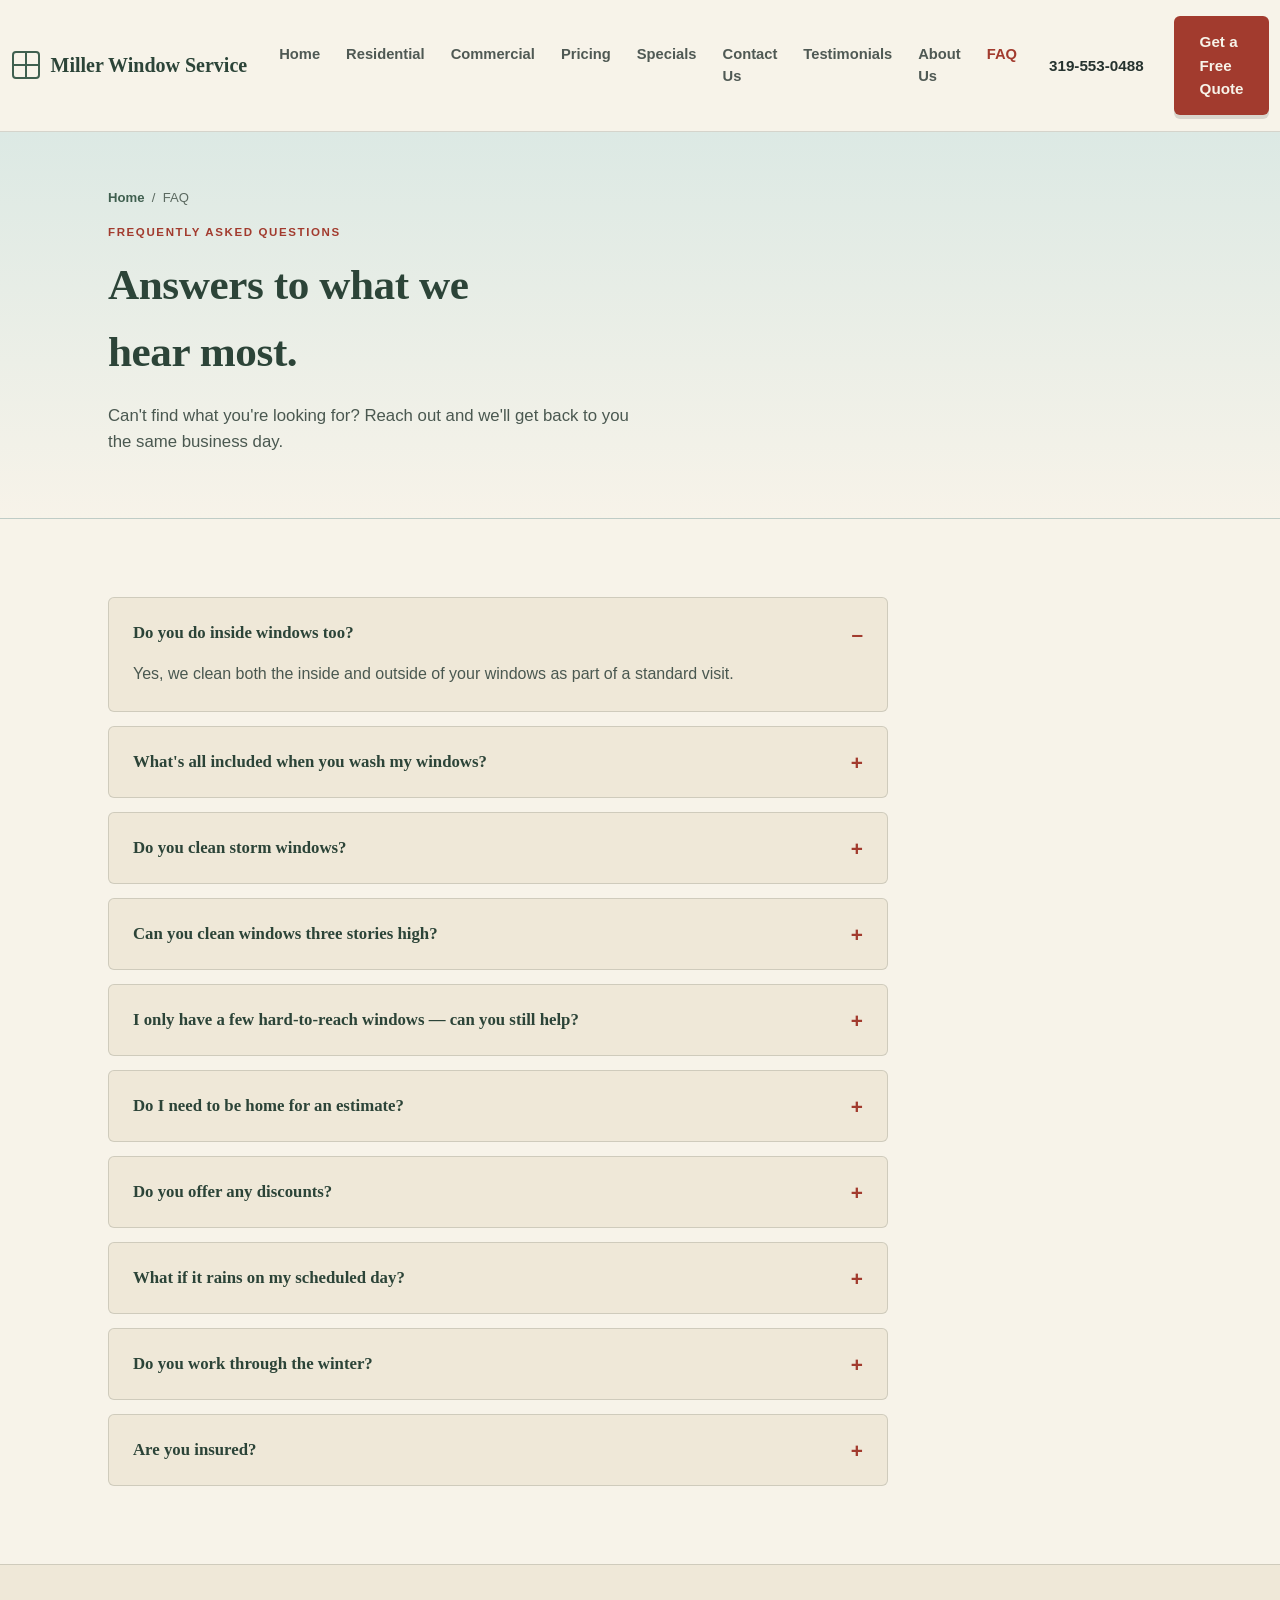
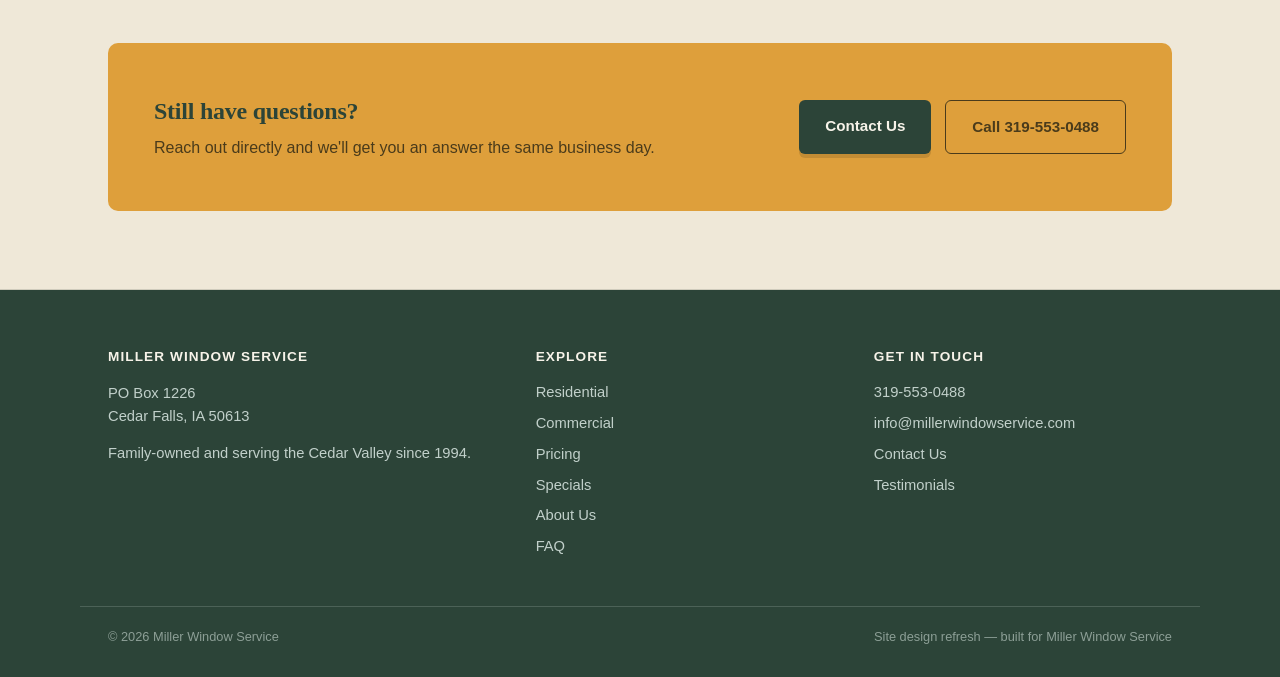
<file: faq.html>
<!DOCTYPE html>
<html lang="en">
<head>
<meta charset="UTF-8">
<meta name="viewport" content="width=device-width, initial-scale=1.0, maximum-scale=1.0">
<title>FAQ — Miller Window Service</title>
<link rel="stylesheet" href="styles.css?v=8">
</head>
<body>

<header>
  <div class="wrap nav">
    <a href="index.html" class="brand">
      <svg class="brand-mark" viewBox="0 0 30 30" fill="none">
        <rect x="2" y="2" width="26" height="26" rx="3" stroke="#3F5F4F" stroke-width="2"/>
        <line x1="15" y1="2" x2="15" y2="28" stroke="#3F5F4F" stroke-width="2"/>
        <line x1="2" y1="15" x2="28" y2="15" stroke="#3F5F4F" stroke-width="2"/>
      </svg>
      <span class="brand-text">Miller Window Service</span>
    </a>
    <nav class="links">
      <a href="index.html">Home</a>
      <a href="residential-window-cleaning.html">Residential</a>
      <a href="commercial.html">Commercial</a>
      <a href="pricing.html">Pricing</a>
      <a href="specials.html">Specials</a>
      <a href="contact.html">Contact Us</a>
      <a href="testimonials.html">Testimonials</a>
      <a href="about.html">About Us</a>
      <a href="faq.html" class="active">FAQ</a>
    </nav>
    <div class="nav-cta">
      <a class="phone-link" href="tel:3195530488">319-553-0488</a>
      <a class="btn btn-primary" href="pricing.html#calculator">Get a Free Quote</a>
      <button class="menu-toggle" aria-label="menu" aria-expanded="false">☰</button>
    </div>
  </div>
</header>

<div class="page-hero">
  <div class="wrap">
    <div class="breadcrumb"><a href="index.html">Home</a> &nbsp;/&nbsp; FAQ</div>
    <div class="eyebrow">Frequently Asked Questions</div>
    <h1>Answers to what we hear most.</h1>
    <p>Can't find what you're looking for? Reach out and we'll get back to you the same business day.</p>
  </div>
</div>

<section>
  <div class="wrap">
    <div class="faq-list">
      <details class="faq-item" open>
        <summary>Do you do inside windows too?</summary>
        <p>Yes, we clean both the inside and outside of your windows as part of a standard visit.</p>
      </details>
      <details class="faq-item">
        <summary>What's all included when you wash my windows?</summary>
        <p>A standard cleaning covers the glass, tracks, and sills, inside and out, so the whole window looks cared for — not just the pane.</p>
      </details>
      <details class="faq-item">
        <summary>Do you clean storm windows?</summary>
        <p>Yes. Storm windows are priced at $60 each, with an additional charge for storm windows with French panes since they take longer to clean properly. See our <a href="pricing.html" style="color:var(--barn); font-weight:700;">pricing page</a> for full details.</p>
      </details>
      <details class="faq-item">
        <summary>Can you clean windows three stories high?</summary>
        <p>Yes, our crews are equipped to safely handle multi-story homes and buildings up to three stories.</p>
      </details>
      <details class="faq-item">
        <summary>I only have a few hard-to-reach windows — can you still help?</summary>
        <p>Yes, we can still take care of just a few hard-to-reach windows. Because of the equipment and time involved, there is a $95 minimum service charge on every job.</p>
      </details>
      <details class="faq-item">
        <summary>Do I need to be home for an estimate?</summary>
        <p>No, you don't need to be home. In most cases we can put together an estimate over the phone or from photos of your home.</p>
      </details>
      <details class="faq-item">
        <summary>Do you offer any discounts?</summary>
        <p>We may be able to offer discounts depending on how flexible you can be with scheduling, and if you'd like your windows cleaned more than twice a year. Mention this when you request your quote. See our <a href="specials.html" style="color:var(--barn); font-weight:700;">specials page</a> for more.</p>
      </details>
      <details class="faq-item">
        <summary>What if it rains on my scheduled day?</summary>
        <p>We keep an eye on the forecast and will reach out ahead of time to reschedule if weather won't allow for a quality, streak-free clean.</p>
      </details>
      <details class="faq-item">
        <summary>Do you work through the winter?</summary>
        <p>Yes, we're out working year-round, including through the winter months, weather permitting.</p>
      </details>
      <details class="faq-item">
        <summary>Are you insured?</summary>
        <p>Yes — Miller Window Service is liability insured and our crews follow strict safety standards on every job.</p>
      </details>
    </div>
  </div>
</section>

<section id="contact" style="background:var(--paper-dim); border-top:1px solid var(--line); border-bottom:1px solid var(--line);">
  <div class="wrap">
    <div class="cta-band">
      <div>
        <h2>Still have questions?</h2>
        <p>Reach out directly and we'll get you an answer the same business day.</p>
      </div>
      <div style="display:flex; gap:14px; flex-wrap:wrap;">
        <a class="btn btn-primary" href="contact.html">Contact Us</a>
        <a class="btn btn-ghost" style="border-color:#4A3B1B; color:#4A3B1B;" href="tel:3195530488">Call 319-553-0488</a>
      </div>
    </div>
  </div>
</section>

<footer>
  <div class="wrap footer-grid">
    <div class="col">
      <h4>Miller Window Service</h4>
      <p>PO Box 1226<br>Cedar Falls, IA 50613</p>
      <p style="margin-top:10px;">Family-owned and serving the Cedar Valley since 1994.</p>
    </div>
    <div class="col">
      <h4>Explore</h4>
      <a href="residential-window-cleaning.html">Residential</a>
      <a href="commercial.html">Commercial</a>
      <a href="pricing.html">Pricing</a>
      <a href="specials.html">Specials</a>
      <a href="about.html">About Us</a>
      <a href="faq.html">FAQ</a>
    </div>
    <div class="col">
      <h4>Get In Touch</h4>
      <a href="tel:3195530488">319-553-0488</a>
      <a href="mailto:info@millerwindowservice.com">info@millerwindowservice.com</a>
      <a href="contact.html">Contact Us</a>
      <a href="testimonials.html">Testimonials</a>
    </div>
  </div>
  <div class="wrap footer-bottom">
    <span>© 2026 Miller Window Service</span>
    <span>Site design refresh — built for Miller Window Service</span>
  </div>
</footer>

<script src="script.js?v=8" defer></script>
</body>
</html>
</file>
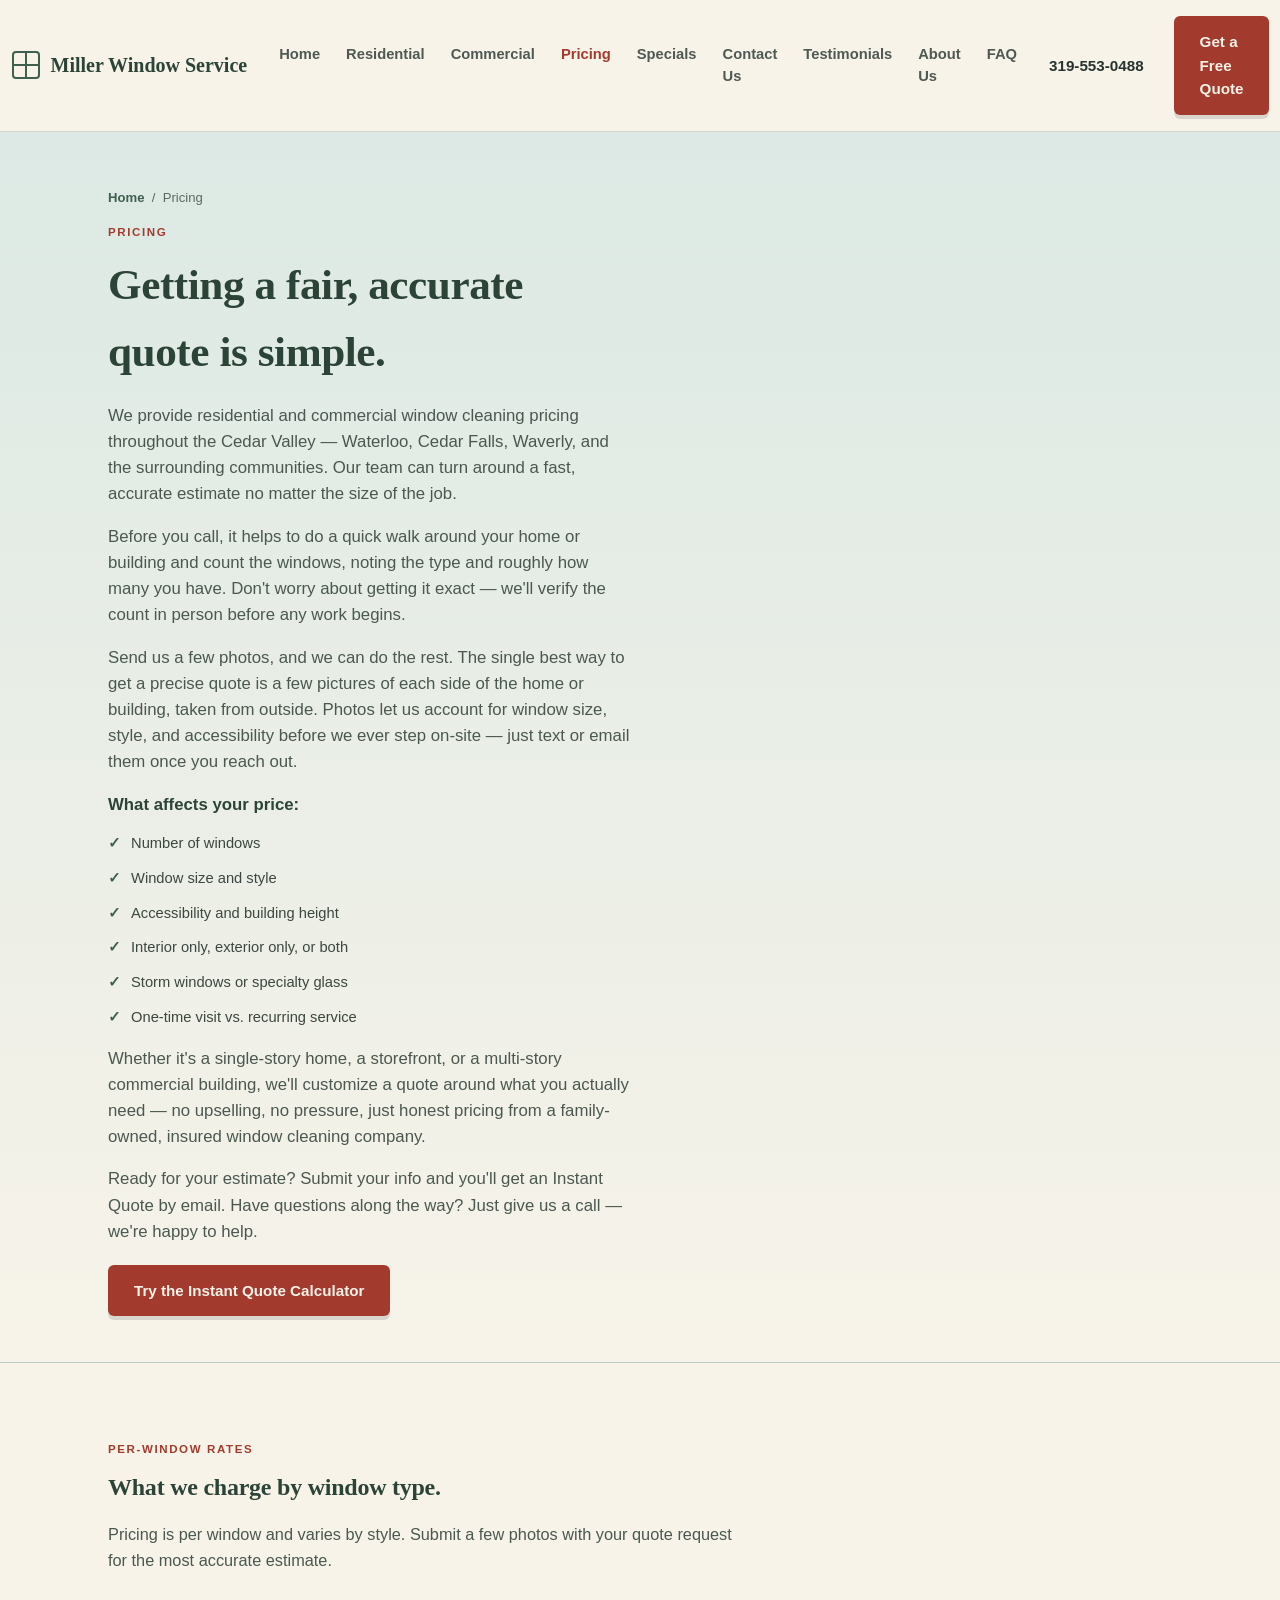
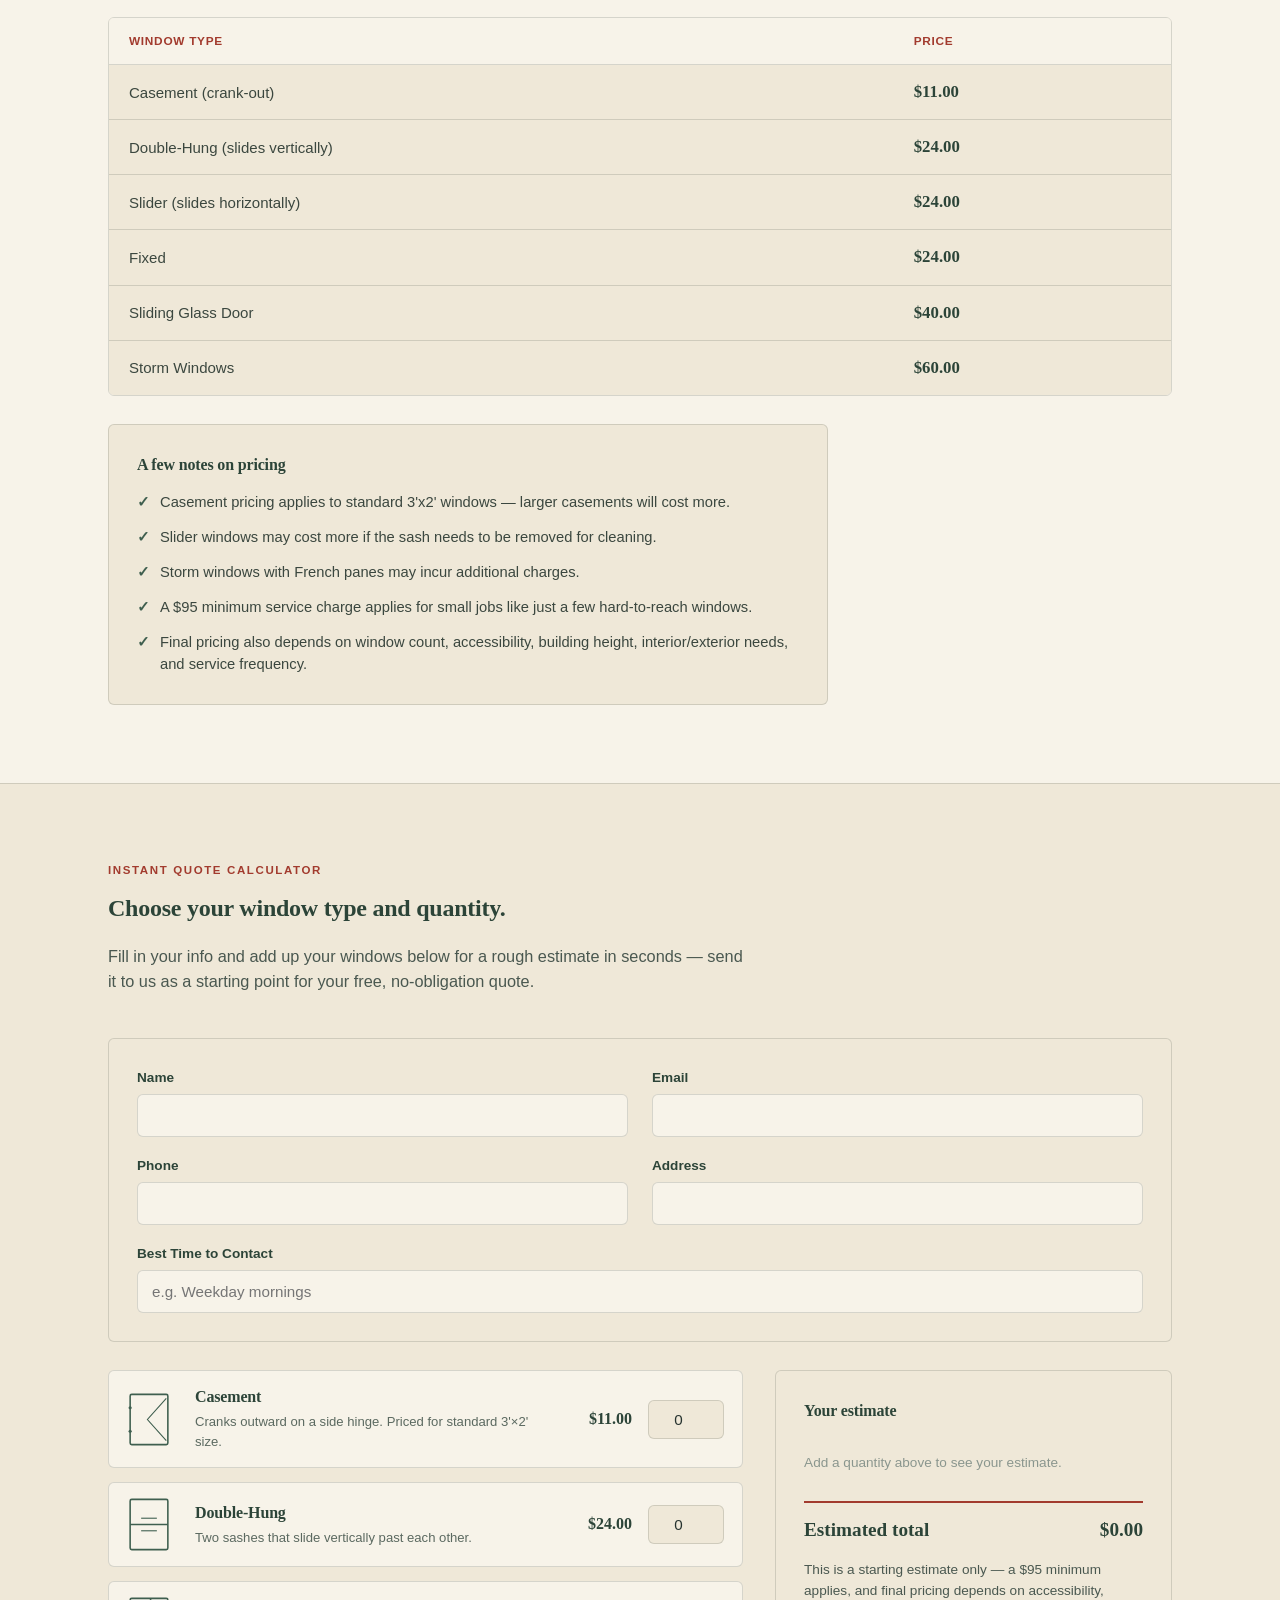
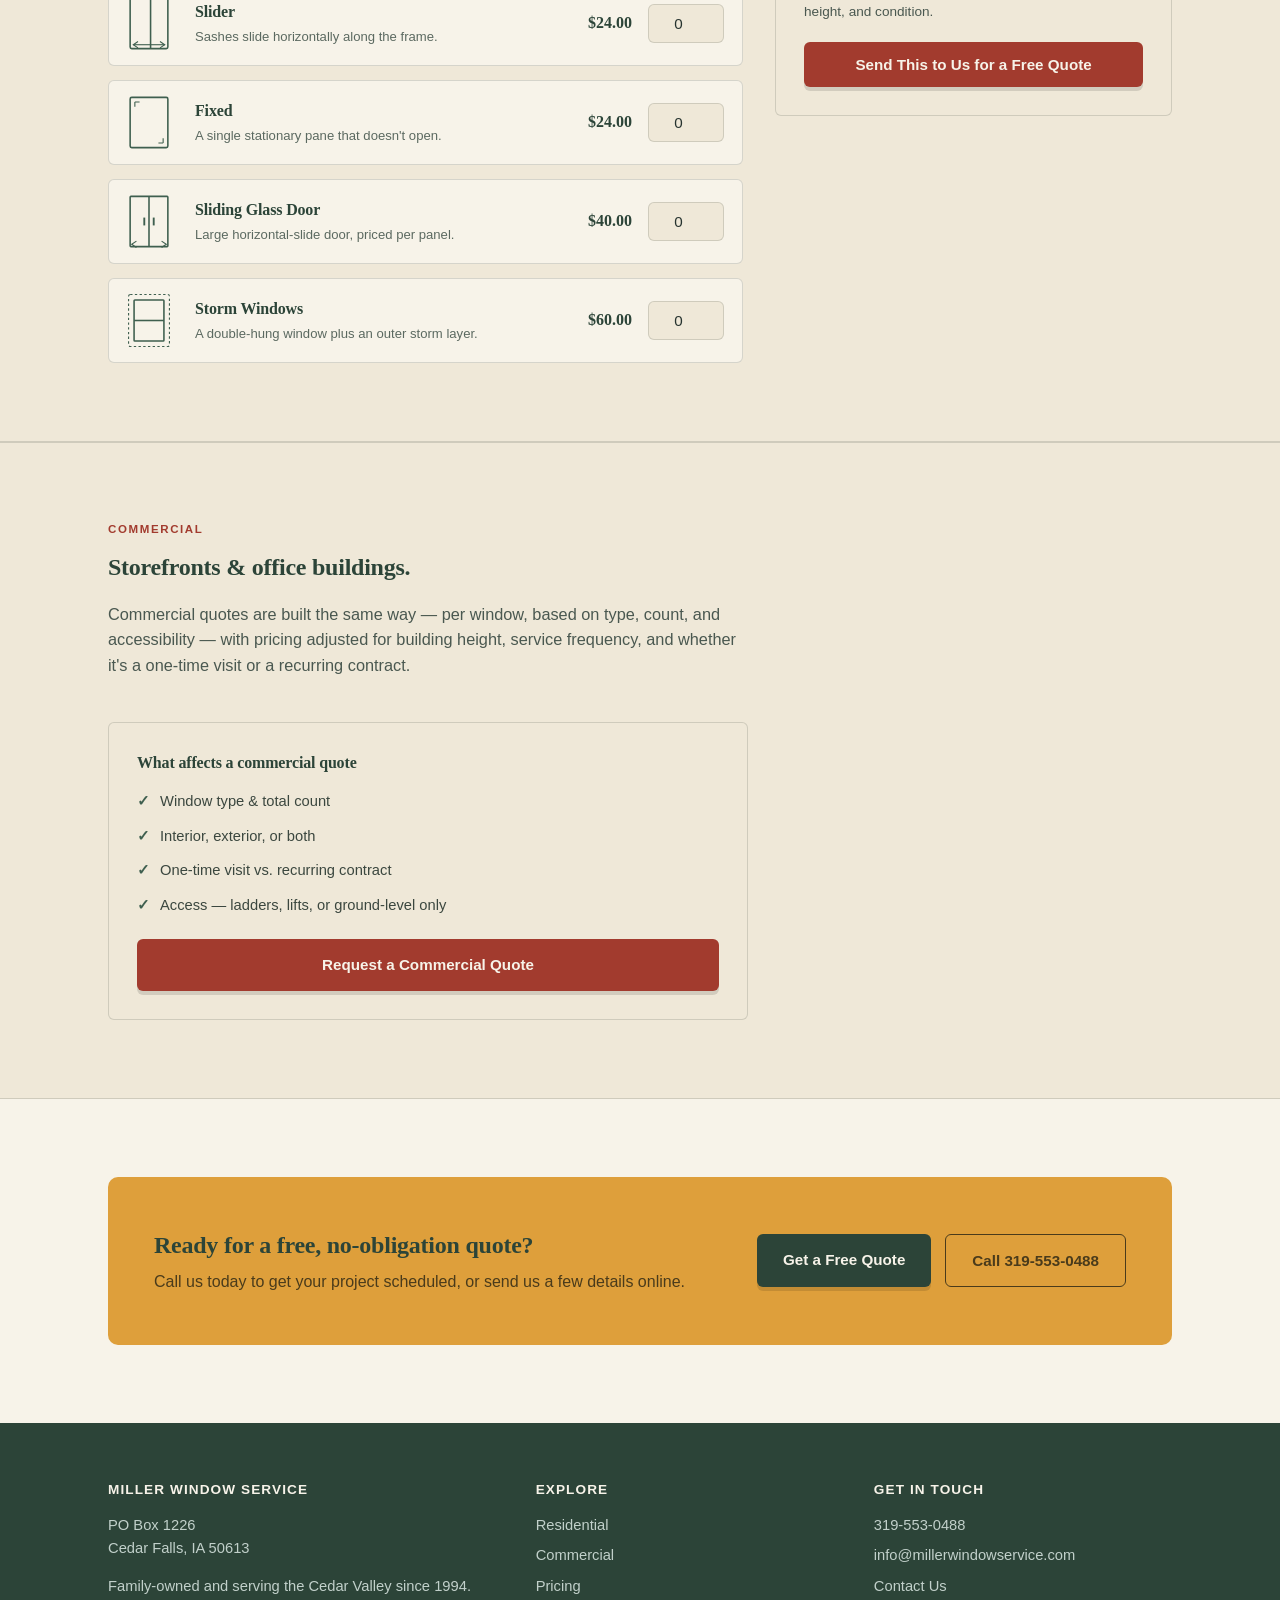
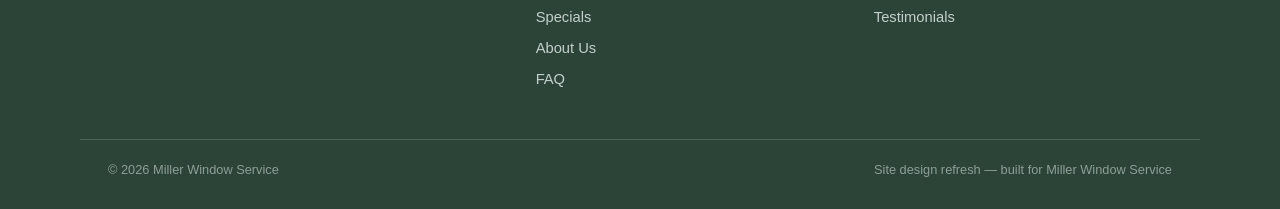
<file: pricing.html>
<!DOCTYPE html>
<html lang="en">
<head>
<meta charset="UTF-8">
<meta name="viewport" content="width=device-width, initial-scale=1.0, maximum-scale=1.0">
<title>Pricing — Miller Window Service</title>
<link rel="stylesheet" href="styles.css?v=8">
</head>
<body>

<header>
  <div class="wrap nav">
    <a href="index.html" class="brand">
      <svg class="brand-mark" viewBox="0 0 30 30" fill="none">
        <rect x="2" y="2" width="26" height="26" rx="3" stroke="#3F5F4F" stroke-width="2"/>
        <line x1="15" y1="2" x2="15" y2="28" stroke="#3F5F4F" stroke-width="2"/>
        <line x1="2" y1="15" x2="28" y2="15" stroke="#3F5F4F" stroke-width="2"/>
      </svg>
      <span class="brand-text">Miller Window Service</span>
    </a>
    <nav class="links">
      <a href="index.html">Home</a>
      <a href="residential-window-cleaning.html">Residential</a>
      <a href="commercial.html">Commercial</a>
      <a href="pricing.html" class="active">Pricing</a>
      <a href="specials.html">Specials</a>
      <a href="contact.html">Contact Us</a>
      <a href="testimonials.html">Testimonials</a>
      <a href="about.html">About Us</a>
      <a href="faq.html">FAQ</a>
    </nav>
    <div class="nav-cta">
      <a class="phone-link" href="tel:3195530488">319-553-0488</a>
      <a class="btn btn-primary" href="pricing.html#calculator">Get a Free Quote</a>
      <button class="menu-toggle" aria-label="menu" aria-expanded="false">☰</button>
    </div>
  </div>
</header>

<div class="page-hero">
  <div class="wrap">
    <div class="breadcrumb"><a href="index.html">Home</a> &nbsp;/&nbsp; Pricing</div>
    <div class="eyebrow">Pricing</div>
    <h1>Getting a fair, accurate quote is simple.</h1>
    <p>We provide residential and commercial window cleaning pricing throughout the Cedar Valley — Waterloo, Cedar Falls, Waverly, and the surrounding communities. Our team can turn around a fast, accurate estimate no matter the size of the job.</p>
    <p>Before you call, it helps to do a quick walk around your home or building and count the windows, noting the type and roughly how many you have. Don't worry about getting it exact — we'll verify the count in person before any work begins.</p>
    <p>Send us a few photos, and we can do the rest. The single best way to get a precise quote is a few pictures of each side of the home or building, taken from outside. Photos let us account for window size, style, and accessibility before we ever step on-site — just text or email them once you reach out.</p>
    <p style="margin-bottom:10px; font-weight:700; color:var(--cedar-deep);">What affects your price:</p>
    <ul class="side-list" style="max-width:56ch;">
      <li>Number of windows</li>
      <li>Window size and style</li>
      <li>Accessibility and building height</li>
      <li>Interior only, exterior only, or both</li>
      <li>Storm windows or specialty glass</li>
      <li>One-time visit vs. recurring service</li>
    </ul>
    <p>Whether it's a single-story home, a storefront, or a multi-story commercial building, we'll customize a quote around what you actually need — no upselling, no pressure, just honest pricing from a family-owned, insured window cleaning company.</p>
    <p>Ready for your estimate? Submit your info and you'll get an Instant Quote by email. Have questions along the way? Just give us a call — we're happy to help.</p>
    <div class="hero-actions" style="margin-top:20px;">
      <a class="btn btn-primary" href="#calculator">Try the Instant Quote Calculator</a>
    </div>
  </div>
</div>

<section>
  <div class="wrap">
    <div class="section-head">
      <div class="eyebrow">Per-Window Rates</div>
      <h2>What we charge by window type.</h2>
      <p>Pricing is per window and varies by style. Submit a few photos with your quote request for the most accurate estimate.</p>
    </div>
    <div class="price-table-wrap">
      <table class="price-table">
        <thead>
          <tr><th>Window Type</th><th>Price</th></tr>
        </thead>
        <tbody>
          <tr><td>Casement (crank-out)</td><td class="amount">$11.00</td></tr>
          <tr><td>Double-Hung (slides vertically)</td><td class="amount">$24.00</td></tr>
          <tr><td>Slider (slides horizontally)</td><td class="amount">$24.00</td></tr>
          <tr><td>Fixed</td><td class="amount">$24.00</td></tr>
          <tr><td>Sliding Glass Door</td><td class="amount">$40.00</td></tr>
          <tr><td>Storm Windows</td><td class="amount">$60.00</td></tr>
        </tbody>
      </table>
    </div>
    <div class="side-card" style="max-width:720px; margin-top:28px;">
      <h4>A few notes on pricing</h4>
      <ul class="side-list">
        <li>Casement pricing applies to standard 3'x2' windows — larger casements will cost more.</li>
        <li>Slider windows may cost more if the sash needs to be removed for cleaning.</li>
        <li>Storm windows with French panes may incur additional charges.</li>
        <li>A $95 minimum service charge applies for small jobs like just a few hard-to-reach windows.</li>
        <li>Final pricing also depends on window count, accessibility, building height, interior/exterior needs, and service frequency.</li>
      </ul>
    </div>
  </div>
</section>

<section id="calculator" style="background:var(--paper-dim); border-top:1px solid var(--line); border-bottom:1px solid var(--line);">
  <div class="wrap">
    <div class="section-head">
      <div class="eyebrow">Instant Quote Calculator</div>
      <h2>Choose your window type and quantity.</h2>
      <p>Fill in your info and add up your windows below for a rough estimate in seconds — send it to us as a starting point for your free, no-obligation quote.</p>
    </div>
    <form class="calc-form" name="quote-request" method="POST" data-netlify="true" netlify-honeypot="bot-field" action="/thank-you.html">
      <input type="hidden" name="form-name" value="quote-request">
      <p style="display:none;">
        <label>Don't fill this out if you're human: <input name="bot-field"></label>
      </p>
      <div class="calc-contact-fields">
        <div class="form-field">
          <label for="calc-name">Name</label>
          <input type="text" id="calc-name" name="name" required>
        </div>
        <div class="form-field">
          <label for="calc-email">Email</label>
          <input type="email" id="calc-email" name="email" required pattern="^[^\s@]+@[^\s@]+\.[a-zA-Z]{2,}$" title="Enter a valid email address, e.g. name@example.com">
        </div>
        <div class="form-field">
          <label for="calc-phone">Phone</label>
          <input type="tel" id="calc-phone" name="phone" required pattern="^\(?\d{3}\)?[\s.-]?\d{3}[\s.-]?\d{4}$" title="Enter a 10-digit phone number, e.g. 319-555-0198">
        </div>
        <div class="form-field">
          <label for="calc-address">Address</label>
          <input type="text" id="calc-address" name="address" required>
        </div>
        <div class="form-field calc-field-wide">
          <label for="calc-best-time">Best Time to Contact</label>
          <input type="text" id="calc-best-time" name="best-time" placeholder="e.g. Weekday mornings">
        </div>
      </div>

      <div class="calc-wrap">
        <div class="calc-grid">
          <div class="calc-item" data-price="11">
            <svg class="calc-icon" viewBox="0 0 56 70" fill="none" stroke="#3F5F4F" stroke-width="2">
              <rect x="4" y="3" width="48" height="64" rx="2"/>
              <circle cx="4" cy="20" r="2" fill="#3F5F4F" stroke="none"/>
              <circle cx="4" cy="50" r="2" fill="#3F5F4F" stroke="none"/>
              <path d="M50 8 L26 35 L50 62" stroke-width="1.4"/>
            </svg>
            <div class="calc-info">
              <h4>Casement</h4>
              <p>Cranks outward on a side hinge. Priced for standard 3'×2' size.</p>
            </div>
            <div class="calc-price">$11.00</div>
            <input type="number" class="calc-qty" name="casement_qty" min="0" value="0" aria-label="Casement quantity">
          </div>
          <div class="calc-item" data-price="24">
            <svg class="calc-icon" viewBox="0 0 56 70" fill="none" stroke="#3F5F4F" stroke-width="2">
              <rect x="4" y="3" width="48" height="64" rx="2"/>
              <line x1="4" y1="35" x2="52" y2="35"/>
              <line x1="18" y1="27" x2="38" y2="27" stroke-width="1.4"/>
              <line x1="18" y1="43" x2="38" y2="43" stroke-width="1.4"/>
            </svg>
            <div class="calc-info">
              <h4>Double-Hung</h4>
              <p>Two sashes that slide vertically past each other.</p>
            </div>
            <div class="calc-price">$24.00</div>
            <input type="number" class="calc-qty" name="double_hung_qty" min="0" value="0" aria-label="Double-Hung quantity">
          </div>
          <div class="calc-item" data-price="24">
            <svg class="calc-icon" viewBox="0 0 56 70" fill="none" stroke="#3F5F4F" stroke-width="2">
              <rect x="4" y="3" width="48" height="64" rx="2"/>
              <line x1="30" y1="3" x2="30" y2="67"/>
              <path d="M14 58 L8 62 L14 66" stroke-width="1.4"/>
              <path d="M42 58 L48 62 L42 66" stroke-width="1.4"/>
              <line x1="8" y1="62" x2="48" y2="62" stroke-width="1.4"/>
            </svg>
            <div class="calc-info">
              <h4>Slider</h4>
              <p>Sashes slide horizontally along the frame.</p>
            </div>
            <div class="calc-price">$24.00</div>
            <input type="number" class="calc-qty" name="slider_qty" min="0" value="0" aria-label="Slider quantity">
          </div>
          <div class="calc-item" data-price="24">
            <svg class="calc-icon" viewBox="0 0 56 70" fill="none" stroke="#3F5F4F" stroke-width="2">
              <rect x="4" y="3" width="48" height="64" rx="2"/>
              <path d="M10 9 L10 15 M10 9 L16 9" stroke-width="1.4"/>
              <path d="M46 61 L46 55 M46 61 L40 61" stroke-width="1.4"/>
            </svg>
            <div class="calc-info">
              <h4>Fixed</h4>
              <p>A single stationary pane that doesn't open.</p>
            </div>
            <div class="calc-price">$24.00</div>
            <input type="number" class="calc-qty" name="fixed_qty" min="0" value="0" aria-label="Fixed quantity">
          </div>
          <div class="calc-item" data-price="40">
            <svg class="calc-icon" viewBox="0 0 56 70" fill="none" stroke="#3F5F4F" stroke-width="2">
              <rect x="4" y="3" width="48" height="64" rx="1"/>
              <line x1="28" y1="3" x2="28" y2="67"/>
              <line x1="22" y1="30" x2="22" y2="40" stroke-width="2.4"/>
              <line x1="34" y1="30" x2="34" y2="40" stroke-width="2.4"/>
              <path d="M12 60 L6 64 L12 68" stroke-width="1.4"/>
              <path d="M44 60 L50 64 L44 68" stroke-width="1.4"/>
            </svg>
            <div class="calc-info">
              <h4>Sliding Glass Door</h4>
              <p>Large horizontal-slide door, priced per panel.</p>
            </div>
            <div class="calc-price">$40.00</div>
            <input type="number" class="calc-qty" name="sliding_glass_door_qty" min="0" value="0" aria-label="Sliding Glass Door quantity">
          </div>
          <div class="calc-item" data-price="60">
            <svg class="calc-icon" viewBox="0 0 56 70" fill="none" stroke="#3F5F4F" stroke-width="2">
              <rect x="2" y="2" width="52" height="66" rx="2" stroke-dasharray="3 3" stroke-width="1.4"/>
              <rect x="9" y="9" width="38" height="52" rx="1"/>
              <line x1="9" y1="35" x2="47" y2="35"/>
            </svg>
            <div class="calc-info">
              <h4>Storm Windows</h4>
              <p>A double-hung window plus an outer storm layer.</p>
            </div>
            <div class="calc-price">$60.00</div>
            <input type="number" class="calc-qty" name="storm_windows_qty" min="0" value="0" aria-label="Storm Windows quantity">
          </div>
        </div>
        <div class="side-card calc-summary">
          <h4>Your estimate</h4>
          <div class="calc-line-list"><p class="calc-empty">Add a quantity above to see your estimate.</p></div>
          <div class="calc-total-row">
            <span>Estimated total</span>
            <span id="calc-total">$0.00</span>
          </div>
          <p style="color:#4A5850; font-size:0.85rem; margin:14px 0 20px;">This is a starting estimate only — a $95 minimum applies, and final pricing depends on accessibility, height, and condition.</p>
          <button type="submit" class="btn btn-primary" style="width:100%;">Send This to Us for a Free Quote</button>
        </div>
      </div>
    </form>
  </div>
</section>

<section style="background:var(--paper-dim); border-top:1px solid var(--line); border-bottom:1px solid var(--line);">
  <div class="wrap">
    <div class="section-head">
      <div class="eyebrow">Commercial</div>
      <h2>Storefronts &amp; office buildings.</h2>
      <p>Commercial quotes are built the same way — per window, based on type, count, and accessibility — with pricing adjusted for building height, service frequency, and whether it's a one-time visit or a recurring contract.</p>
    </div>
    <div class="side-card" style="max-width:640px;">
      <h4>What affects a commercial quote</h4>
      <ul class="side-list">
        <li>Window type &amp; total count</li>
        <li>Interior, exterior, or both</li>
        <li>One-time visit vs. recurring contract</li>
        <li>Access — ladders, lifts, or ground-level only</li>
      </ul>
      <div style="margin-top:22px;">
        <a class="btn btn-primary" href="contact.html" style="width:100%; text-align:center;">Request a Commercial Quote</a>
      </div>
    </div>
  </div>
</section>

<section id="contact">
  <div class="wrap">
    <div class="cta-band">
      <div>
        <h2>Ready for a free, no-obligation quote?</h2>
        <p>Call us today to get your project scheduled, or send us a few details online.</p>
      </div>
      <div style="display:flex; gap:14px; flex-wrap:wrap;">
        <a class="btn btn-primary" href="pricing.html#calculator">Get a Free Quote</a>
        <a class="btn btn-ghost" style="border-color:#4A3B1B; color:#4A3B1B;" href="tel:3195530488">Call 319-553-0488</a>
      </div>
    </div>
  </div>
</section>

<footer>
  <div class="wrap footer-grid">
    <div class="col">
      <h4>Miller Window Service</h4>
      <p>PO Box 1226<br>Cedar Falls, IA 50613</p>
      <p style="margin-top:10px;">Family-owned and serving the Cedar Valley since 1994.</p>
    </div>
    <div class="col">
      <h4>Explore</h4>
      <a href="residential-window-cleaning.html">Residential</a>
      <a href="commercial.html">Commercial</a>
      <a href="pricing.html">Pricing</a>
      <a href="specials.html">Specials</a>
      <a href="about.html">About Us</a>
      <a href="faq.html">FAQ</a>
    </div>
    <div class="col">
      <h4>Get In Touch</h4>
      <a href="tel:3195530488">319-553-0488</a>
      <a href="mailto:info@millerwindowservice.com">info@millerwindowservice.com</a>
      <a href="contact.html">Contact Us</a>
      <a href="testimonials.html">Testimonials</a>
    </div>
  </div>
  <div class="wrap footer-bottom">
    <span>© 2026 Miller Window Service</span>
    <span>Site design refresh — built for Miller Window Service</span>
  </div>
</footer>

<script src="script.js?v=8" defer></script>
</body>
</html>
</file>
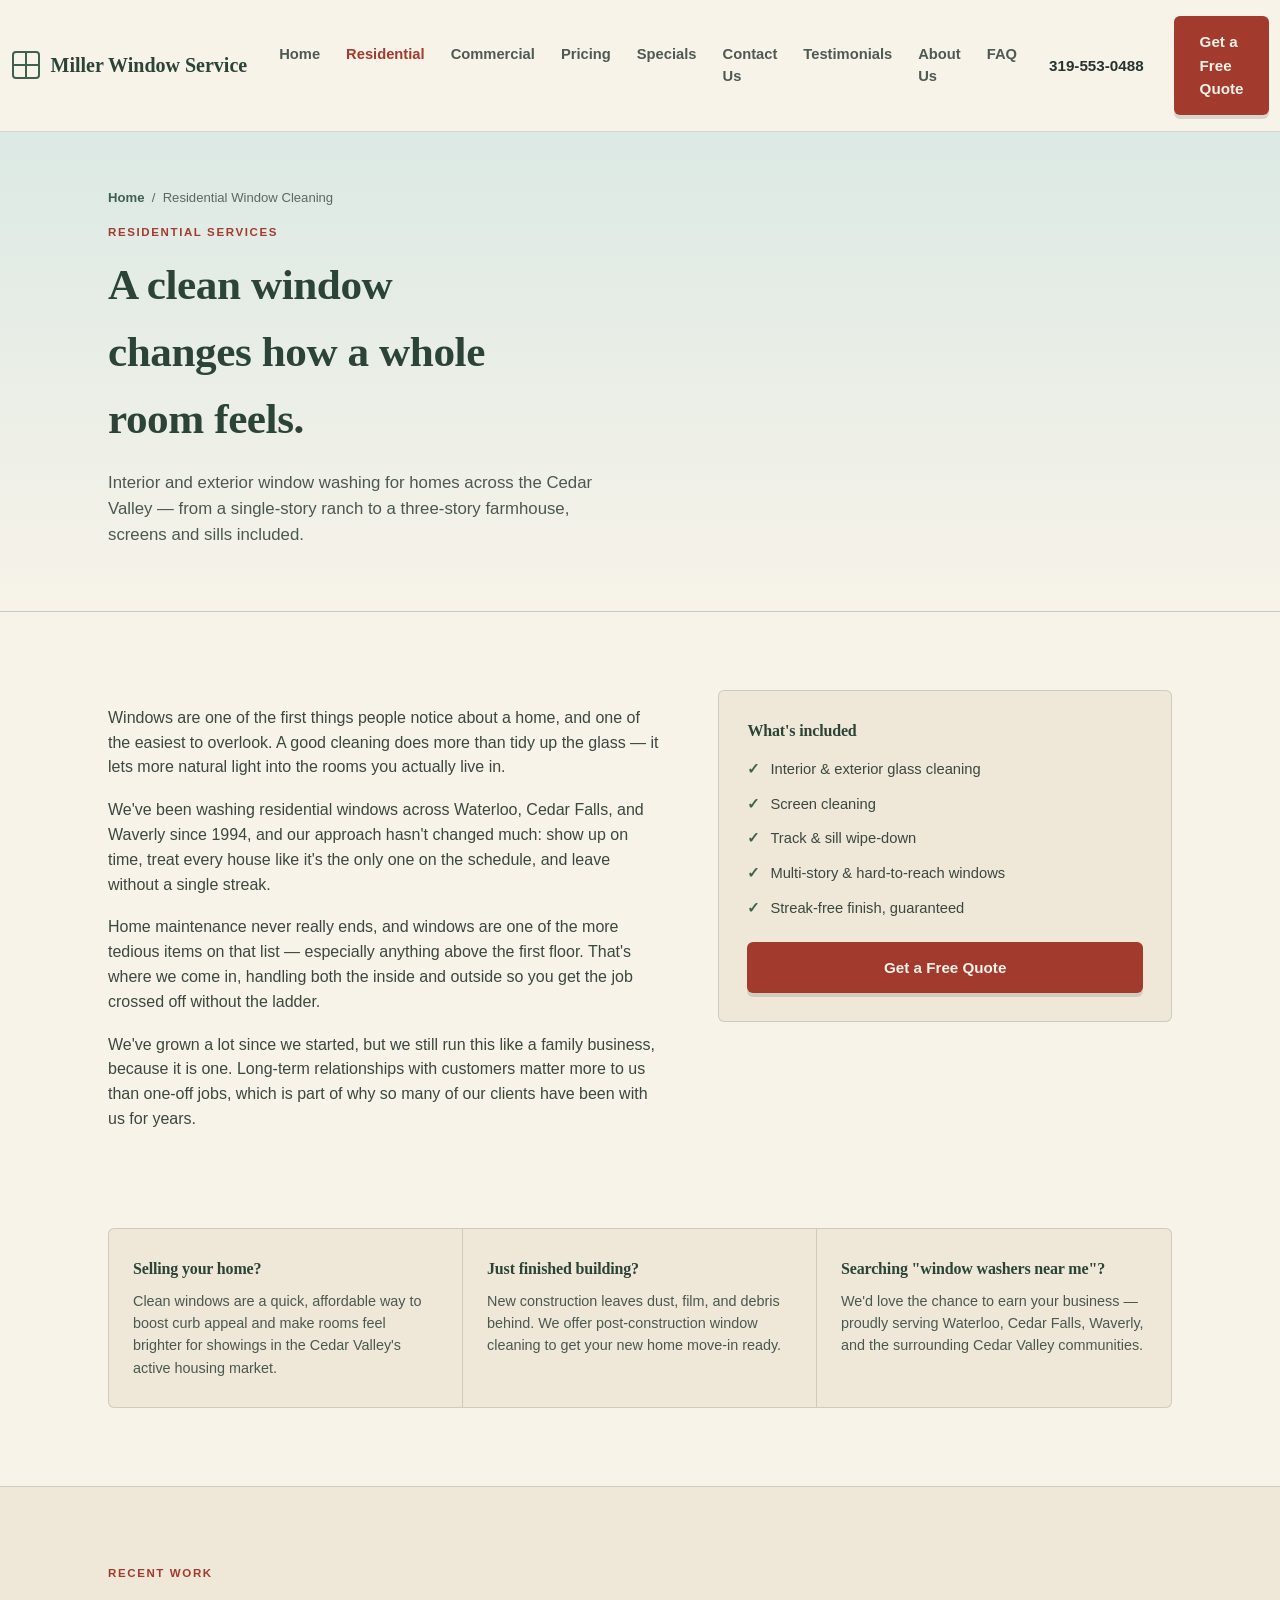
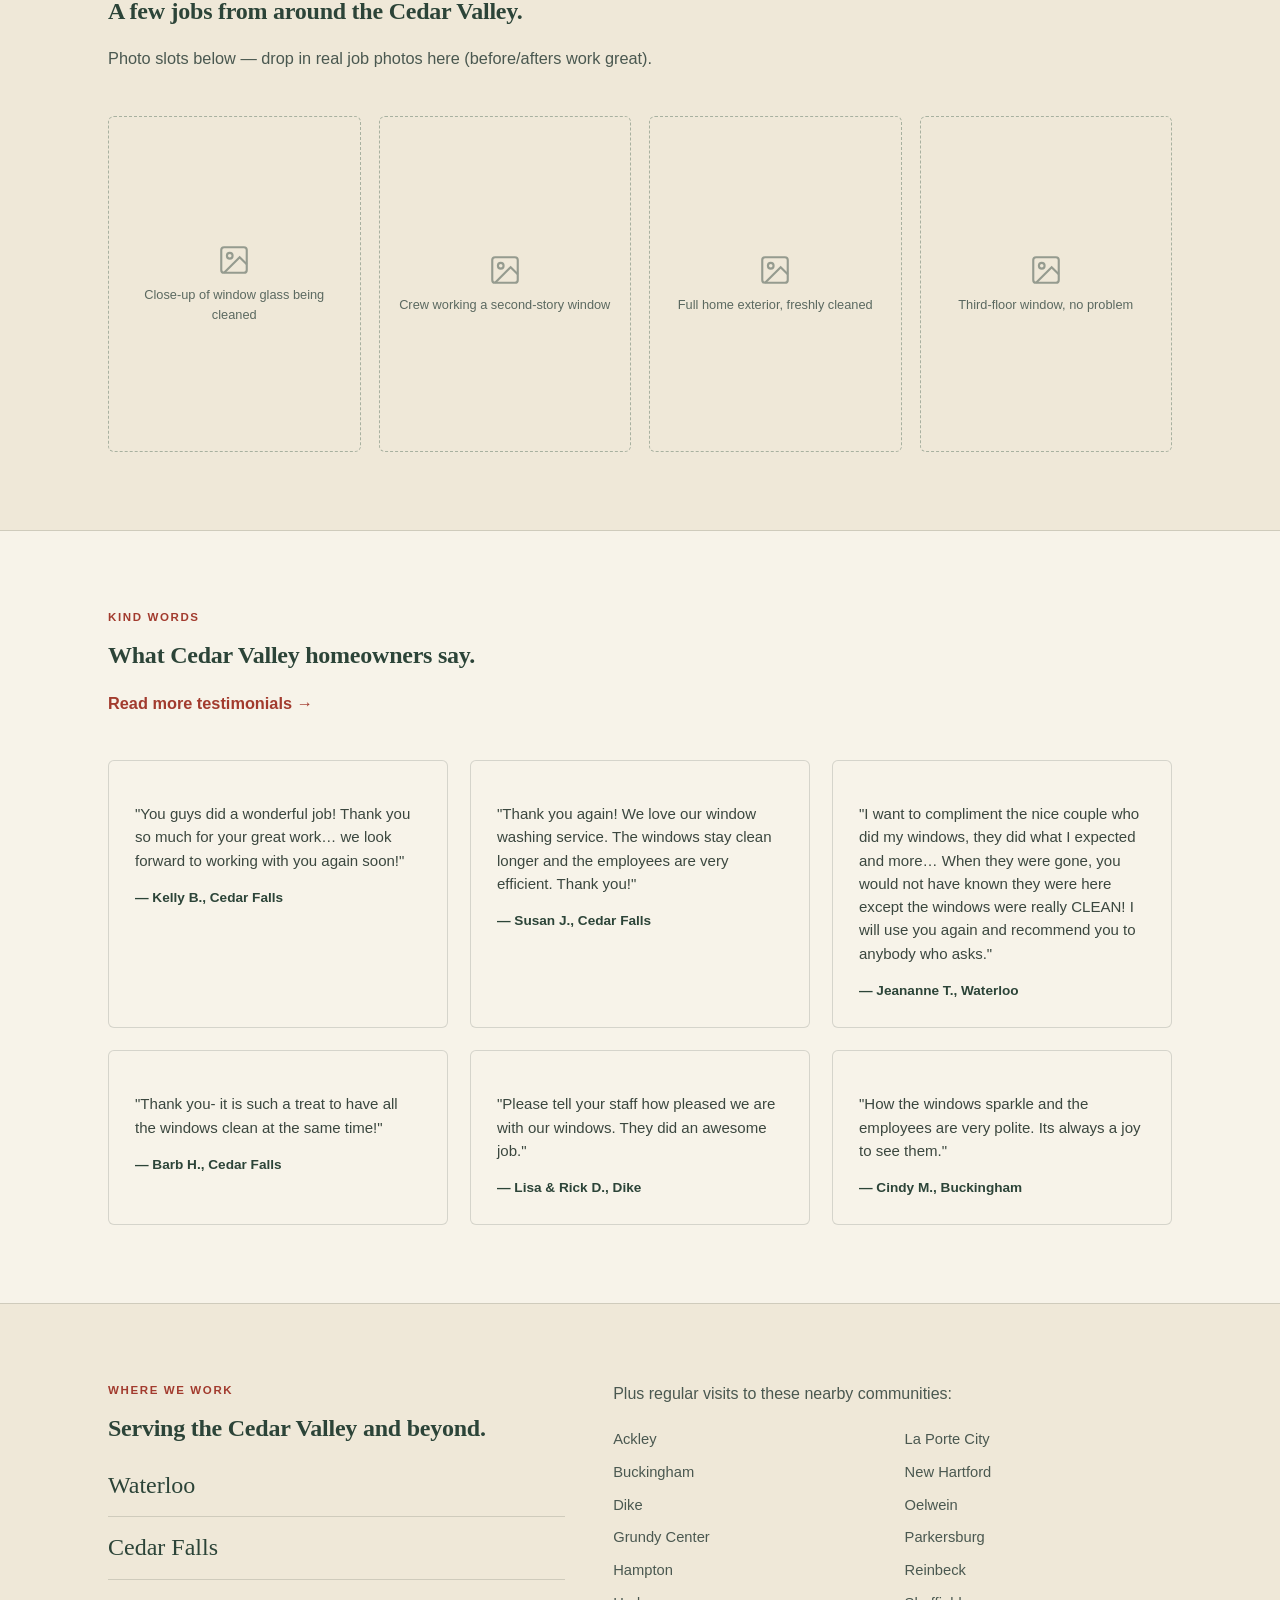
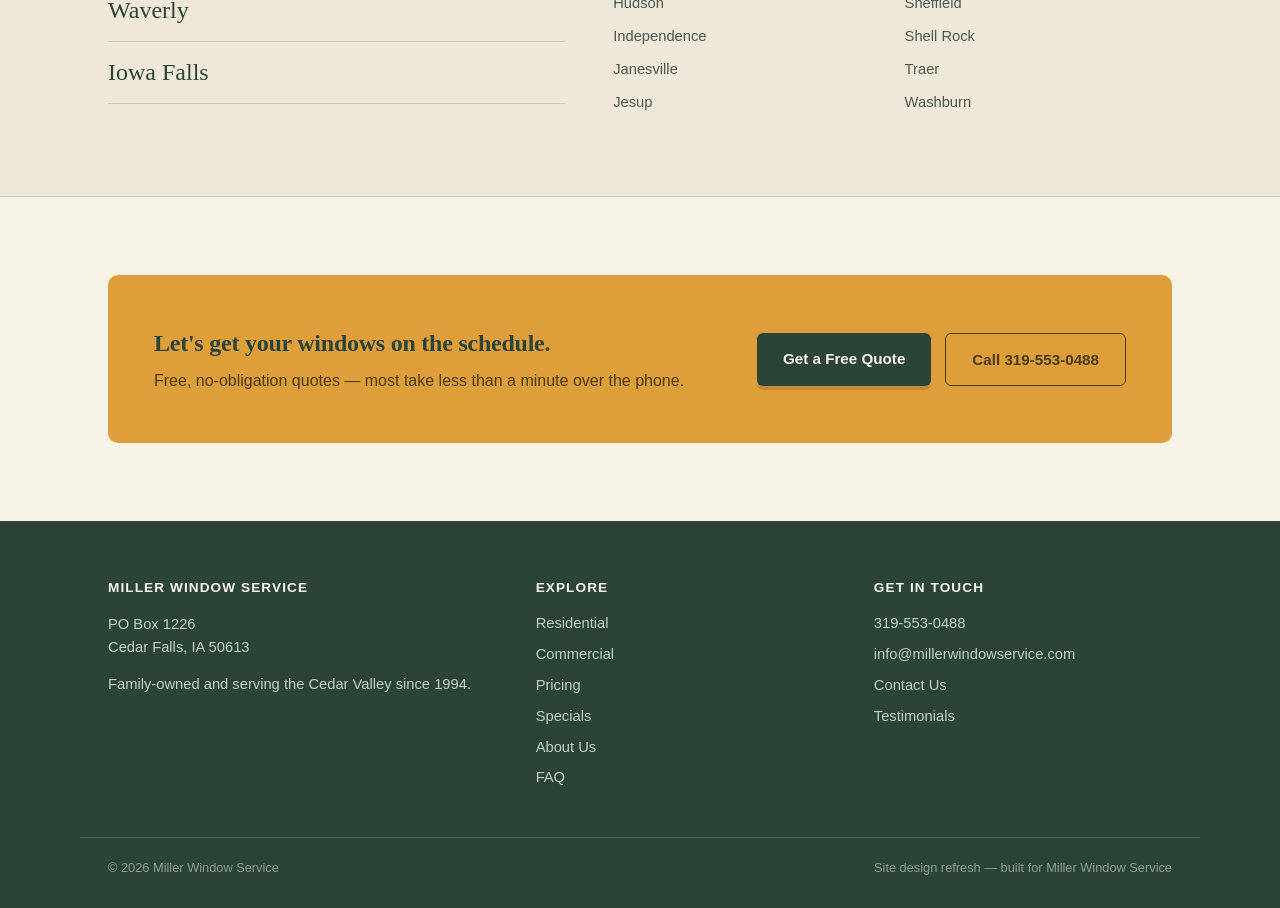
<file: residential-window-cleaning.html>
<!DOCTYPE html>
<html lang="en">
<head>
<meta charset="UTF-8">
<meta name="viewport" content="width=device-width, initial-scale=1.0, maximum-scale=1.0">
<title>Residential Window Cleaning — Miller Window Service</title>
<link rel="stylesheet" href="styles.css?v=8">
</head>
<body>

<header>
  <div class="wrap nav">
    <a href="index.html" class="brand">
      <svg class="brand-mark" viewBox="0 0 30 30" fill="none">
        <rect x="2" y="2" width="26" height="26" rx="3" stroke="#3F5F4F" stroke-width="2"/>
        <line x1="15" y1="2" x2="15" y2="28" stroke="#3F5F4F" stroke-width="2"/>
        <line x1="2" y1="15" x2="28" y2="15" stroke="#3F5F4F" stroke-width="2"/>
      </svg>
      <span class="brand-text">Miller Window Service</span>
    </a>
    <nav class="links">
      <a href="index.html">Home</a>
      <a href="residential-window-cleaning.html" class="active">Residential</a>
      <a href="commercial.html">Commercial</a>
      <a href="pricing.html">Pricing</a>
      <a href="specials.html">Specials</a>
      <a href="contact.html">Contact Us</a>
      <a href="testimonials.html">Testimonials</a>
      <a href="about.html">About Us</a>
      <a href="faq.html">FAQ</a>
    </nav>
    <div class="nav-cta">
      <a class="phone-link" href="tel:3195530488">319-553-0488</a>
      <a class="btn btn-primary" href="pricing.html#calculator">Get a Free Quote</a>
      <button class="menu-toggle" aria-label="menu" aria-expanded="false">☰</button>
    </div>
  </div>
</header>

<div class="page-hero">
  <div class="wrap">
    <div class="breadcrumb"><a href="index.html">Home</a> &nbsp;/&nbsp; Residential Window Cleaning</div>
    <div class="eyebrow">Residential Services</div>
    <h1>A clean window changes how a whole room feels.</h1>
    <p>Interior and exterior window washing for homes across the Cedar Valley — from a single-story ranch to a three-story farmhouse, screens and sills included.</p>
  </div>
</div>

<section>
  <div class="wrap intro-grid">
    <div>
      <p>Windows are one of the first things people notice about a home, and one of the easiest to overlook. A good cleaning does more than tidy up the glass — it lets more natural light into the rooms you actually live in.</p>
      <p>We've been washing residential windows across Waterloo, Cedar Falls, and Waverly since 1994, and our approach hasn't changed much: show up on time, treat every house like it's the only one on the schedule, and leave without a single streak.</p>
      <p>Home maintenance never really ends, and windows are one of the more tedious items on that list — especially anything above the first floor. That's where we come in, handling both the inside and outside so you get the job crossed off without the ladder.</p>
      <p>We've grown a lot since we started, but we still run this like a family business, because it is one. Long-term relationships with customers matter more to us than one-off jobs, which is part of why so many of our clients have been with us for years.</p>
    </div>
    <div class="side-card">
      <h4>What's included</h4>
      <ul class="side-list">
        <li>Interior &amp; exterior glass cleaning</li>
        <li>Screen cleaning</li>
        <li>Track &amp; sill wipe-down</li>
        <li>Multi-story &amp; hard-to-reach windows</li>
        <li>Streak-free finish, guaranteed</li>
      </ul>
      <div style="margin-top:22px;">
        <a class="btn btn-primary" href="pricing.html#calculator" style="width:100%; text-align:center;">Get a Free Quote</a>
      </div>
    </div>
  </div>
</section>

<section style="padding-top:0;">
  <div class="wrap">
    <div class="panes3">
      <div class="pane">
        <h4>Selling your home?</h4>
        <p>Clean windows are a quick, affordable way to boost curb appeal and make rooms feel brighter for showings in the Cedar Valley's active housing market.</p>
      </div>
      <div class="pane">
        <h4>Just finished building?</h4>
        <p>New construction leaves dust, film, and debris behind. We offer post-construction window cleaning to get your new home move-in ready.</p>
      </div>
      <div class="pane">
        <h4>Searching "window washers near me"?</h4>
        <p>We'd love the chance to earn your business — proudly serving Waterloo, Cedar Falls, Waverly, and the surrounding Cedar Valley communities.</p>
      </div>
    </div>
  </div>
</section>

<section style="background:var(--paper-dim); border-top:1px solid var(--line); border-bottom:1px solid var(--line);">
  <div class="wrap">
    <div class="section-head">
      <div class="eyebrow">Recent Work</div>
      <h2>A few jobs from around the Cedar Valley.</h2>
      <p>Photo slots below — drop in real job photos here (before/afters work great).</p>
    </div>
    <div class="gallery">
      <div class="photo-slot">
        <svg viewBox="0 0 24 24" fill="none" stroke="currentColor" stroke-width="1.5"><rect x="3" y="3" width="18" height="18" rx="2"/><circle cx="9" cy="9" r="2"/><path d="M21 15l-5-5L5 21"/></svg>
        Close-up of window glass being cleaned
      </div>
      <div class="photo-slot">
        <svg viewBox="0 0 24 24" fill="none" stroke="currentColor" stroke-width="1.5"><rect x="3" y="3" width="18" height="18" rx="2"/><circle cx="9" cy="9" r="2"/><path d="M21 15l-5-5L5 21"/></svg>
        Crew working a second-story window
      </div>
      <div class="photo-slot">
        <svg viewBox="0 0 24 24" fill="none" stroke="currentColor" stroke-width="1.5"><rect x="3" y="3" width="18" height="18" rx="2"/><circle cx="9" cy="9" r="2"/><path d="M21 15l-5-5L5 21"/></svg>
        Full home exterior, freshly cleaned
      </div>
      <div class="photo-slot">
        <svg viewBox="0 0 24 24" fill="none" stroke="currentColor" stroke-width="1.5"><rect x="3" y="3" width="18" height="18" rx="2"/><circle cx="9" cy="9" r="2"/><path d="M21 15l-5-5L5 21"/></svg>
        Third-floor window, no problem
      </div>
    </div>
  </div>
</section>

<section id="testimonials">
  <div class="wrap">
    <div class="section-head">
      <div class="eyebrow">Kind Words</div>
      <h2>What Cedar Valley homeowners say.</h2>
      <p><a href="testimonials.html" style="color:var(--barn); font-weight:700; text-decoration:none;">Read more testimonials →</a></p>
    </div>
    <div class="testi-rail">
      <div class="testi-card">
        <p>"You guys did a wonderful job! Thank you so much for your great work… we look forward to working with you again soon!"</p>
        <div class="who">— Kelly B., Cedar Falls</div>
      </div>
      <div class="testi-card">
        <p>"Thank you again! We love our window washing service. The windows stay clean longer and the employees are very efficient. Thank you!"</p>
        <div class="who">— Susan J., Cedar Falls</div>
      </div>
      <div class="testi-card">
        <p>"I want to compliment the nice couple who did my windows, they did what I expected and more… When they were gone, you would not have known they were here except the windows were really CLEAN! I will use you again and recommend you to anybody who asks."</p>
        <div class="who">— Jeananne T., Waterloo</div>
      </div>
      <div class="testi-card">
        <p>"Thank you- it is such a treat to have all the windows clean at the same time!"</p>
        <div class="who">— Barb H., Cedar Falls</div>
      </div>
      <div class="testi-card">
        <p>"Please tell your staff how pleased we are with our windows. They did an awesome job."</p>
        <div class="who">— Lisa &amp; Rick D., Dike</div>
      </div>
      <div class="testi-card">
        <p>"How the windows sparkle and the employees are very polite. Its always a joy to see them."</p>
        <div class="who">— Cindy M., Buckingham</div>
      </div>
    </div>
  </div>
</section>

<section style="background:var(--paper-dim); border-top:1px solid var(--line); border-bottom:1px solid var(--line);">
  <div class="wrap area-wrap">
    <div>
      <div class="eyebrow">Where We Work</div>
      <h2>Serving the Cedar Valley and beyond.</h2>
      <div style="display:flex; flex-direction:column; gap:12px; margin-top:20px;">
        <div class="area-town">Waterloo</div>
        <div class="area-town">Cedar Falls</div>
        <div class="area-town">Waverly</div>
        <div class="area-town">Iowa Falls</div>
      </div>
    </div>
    <div>
      <p style="color:#4A5850; margin-top:0;">Plus regular visits to these nearby communities:</p>
      <div class="area-more">
        <div>Ackley</div><div>Buckingham</div><div>Dike</div><div>Grundy Center</div>
        <div>Hampton</div><div>Hudson</div><div>Independence</div><div>Janesville</div>
        <div>Jesup</div><div>La Porte City</div><div>New Hartford</div><div>Oelwein</div>
        <div>Parkersburg</div><div>Reinbeck</div><div>Sheffield</div><div>Shell Rock</div>
        <div>Traer</div><div>Washburn</div>
      </div>
    </div>
  </div>
</section>

<section id="contact">
  <div class="wrap">
    <div class="cta-band">
      <div>
        <h2>Let's get your windows on the schedule.</h2>
        <p>Free, no-obligation quotes — most take less than a minute over the phone.</p>
      </div>
      <div style="display:flex; gap:14px; flex-wrap:wrap;">
        <a class="btn btn-primary" href="pricing.html#calculator">Get a Free Quote</a>
        <a class="btn btn-ghost" style="border-color:#4A3B1B; color:#4A3B1B;" href="tel:3195530488">Call 319-553-0488</a>
      </div>
    </div>
  </div>
</section>

<footer>
  <div class="wrap footer-grid">
    <div class="col">
      <h4>Miller Window Service</h4>
      <p>PO Box 1226<br>Cedar Falls, IA 50613</p>
      <p style="margin-top:10px;">Family-owned and serving the Cedar Valley since 1994.</p>
    </div>
    <div class="col">
      <h4>Explore</h4>
      <a href="residential-window-cleaning.html">Residential</a>
      <a href="commercial.html">Commercial</a>
      <a href="pricing.html">Pricing</a>
      <a href="specials.html">Specials</a>
      <a href="about.html">About Us</a>
      <a href="faq.html">FAQ</a>
    </div>
    <div class="col">
      <h4>Get In Touch</h4>
      <a href="tel:3195530488">319-553-0488</a>
      <a href="mailto:info@millerwindowservice.com">info@millerwindowservice.com</a>
      <a href="contact.html">Contact Us</a>
      <a href="testimonials.html">Testimonials</a>
    </div>
  </div>
  <div class="wrap footer-bottom">
    <span>© 2026 Miller Window Service</span>
    <span>Site design refresh — built for Miller Window Service</span>
  </div>
</footer>

<script src="script.js?v=8" defer></script>
</body>
</html>
</file>
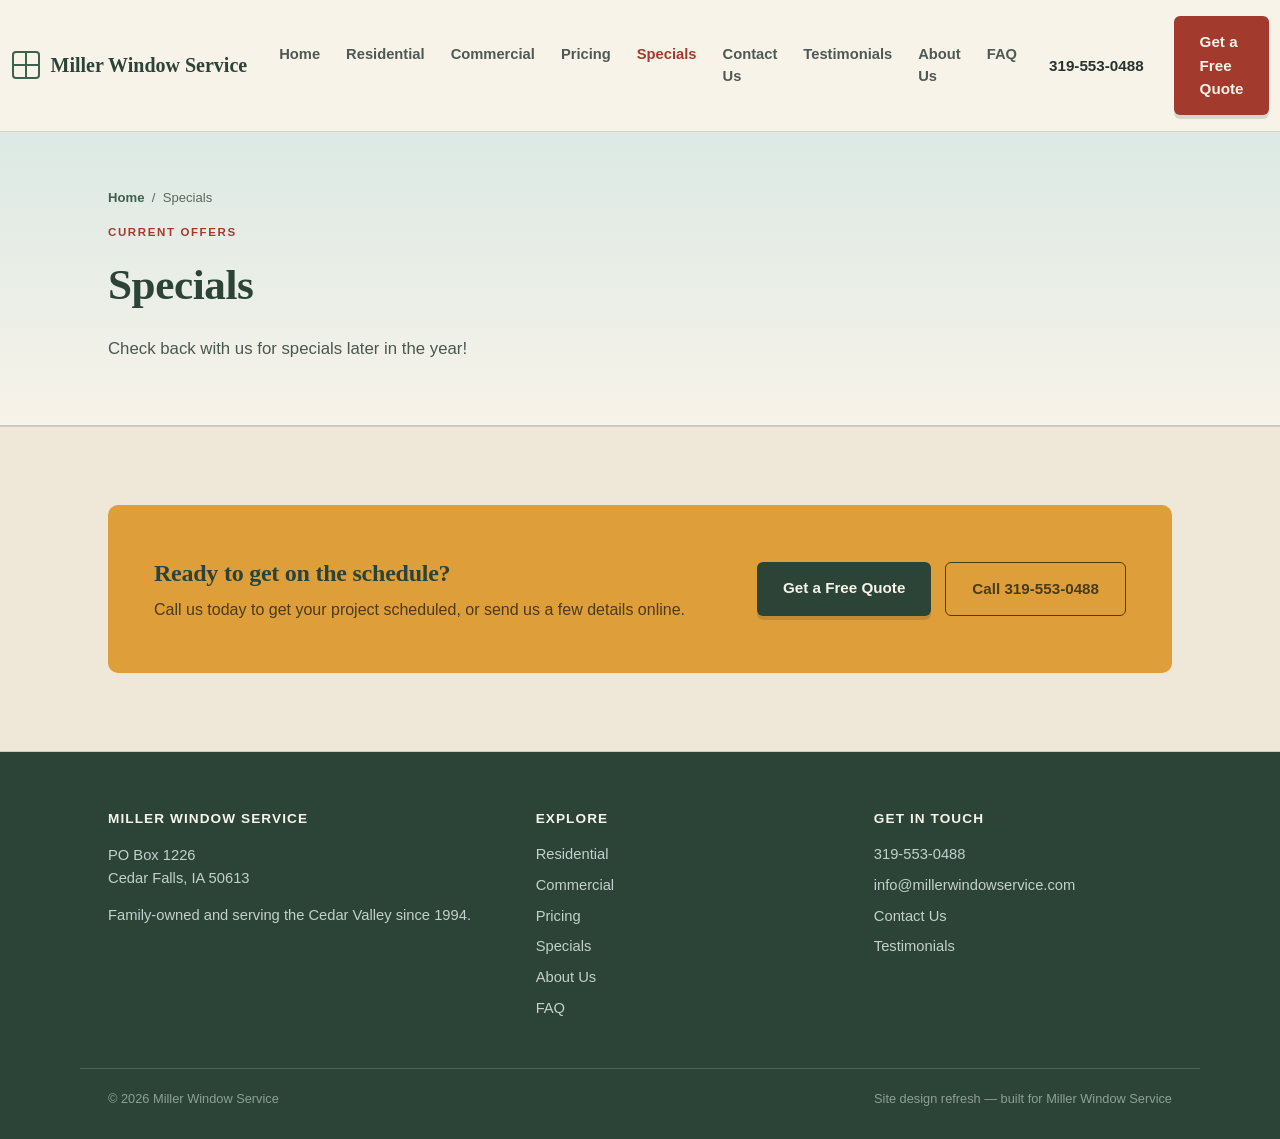
<file: specials.html>
<!DOCTYPE html>
<html lang="en">
<head>
<meta charset="UTF-8">
<meta name="viewport" content="width=device-width, initial-scale=1.0, maximum-scale=1.0">
<title>Specials — Miller Window Service</title>
<link rel="stylesheet" href="styles.css?v=8">
</head>
<body>

<header>
  <div class="wrap nav">
    <a href="index.html" class="brand">
      <svg class="brand-mark" viewBox="0 0 30 30" fill="none">
        <rect x="2" y="2" width="26" height="26" rx="3" stroke="#3F5F4F" stroke-width="2"/>
        <line x1="15" y1="2" x2="15" y2="28" stroke="#3F5F4F" stroke-width="2"/>
        <line x1="2" y1="15" x2="28" y2="15" stroke="#3F5F4F" stroke-width="2"/>
      </svg>
      <span class="brand-text">Miller Window Service</span>
    </a>
    <nav class="links">
      <a href="index.html">Home</a>
      <a href="residential-window-cleaning.html">Residential</a>
      <a href="commercial.html">Commercial</a>
      <a href="pricing.html">Pricing</a>
      <a href="specials.html" class="active">Specials</a>
      <a href="contact.html">Contact Us</a>
      <a href="testimonials.html">Testimonials</a>
      <a href="about.html">About Us</a>
      <a href="faq.html">FAQ</a>
    </nav>
    <div class="nav-cta">
      <a class="phone-link" href="tel:3195530488">319-553-0488</a>
      <a class="btn btn-primary" href="pricing.html#calculator">Get a Free Quote</a>
      <button class="menu-toggle" aria-label="menu" aria-expanded="false">☰</button>
    </div>
  </div>
</header>

<div class="page-hero">
  <div class="wrap">
    <div class="breadcrumb"><a href="index.html">Home</a> &nbsp;/&nbsp; Specials</div>
    <div class="eyebrow">Current Offers</div>
    <h1>Specials</h1>
    <p>Check back with us for specials later in the year!</p>
  </div>
</div>

<section id="contact" style="background:var(--paper-dim); border-top:1px solid var(--line); border-bottom:1px solid var(--line);">
  <div class="wrap">
    <div class="cta-band">
      <div>
        <h2>Ready to get on the schedule?</h2>
        <p>Call us today to get your project scheduled, or send us a few details online.</p>
      </div>
      <div style="display:flex; gap:14px; flex-wrap:wrap;">
        <a class="btn btn-primary" href="pricing.html#calculator">Get a Free Quote</a>
        <a class="btn btn-ghost" style="border-color:#4A3B1B; color:#4A3B1B;" href="tel:3195530488">Call 319-553-0488</a>
      </div>
    </div>
  </div>
</section>

<footer>
  <div class="wrap footer-grid">
    <div class="col">
      <h4>Miller Window Service</h4>
      <p>PO Box 1226<br>Cedar Falls, IA 50613</p>
      <p style="margin-top:10px;">Family-owned and serving the Cedar Valley since 1994.</p>
    </div>
    <div class="col">
      <h4>Explore</h4>
      <a href="residential-window-cleaning.html">Residential</a>
      <a href="commercial.html">Commercial</a>
      <a href="pricing.html">Pricing</a>
      <a href="specials.html">Specials</a>
      <a href="about.html">About Us</a>
      <a href="faq.html">FAQ</a>
    </div>
    <div class="col">
      <h4>Get In Touch</h4>
      <a href="tel:3195530488">319-553-0488</a>
      <a href="mailto:info@millerwindowservice.com">info@millerwindowservice.com</a>
      <a href="contact.html">Contact Us</a>
      <a href="testimonials.html">Testimonials</a>
    </div>
  </div>
  <div class="wrap footer-bottom">
    <span>© 2026 Miller Window Service</span>
    <span>Site design refresh — built for Miller Window Service</span>
  </div>
</footer>

<script src="script.js?v=8" defer></script>
</body>
</html>
</file>
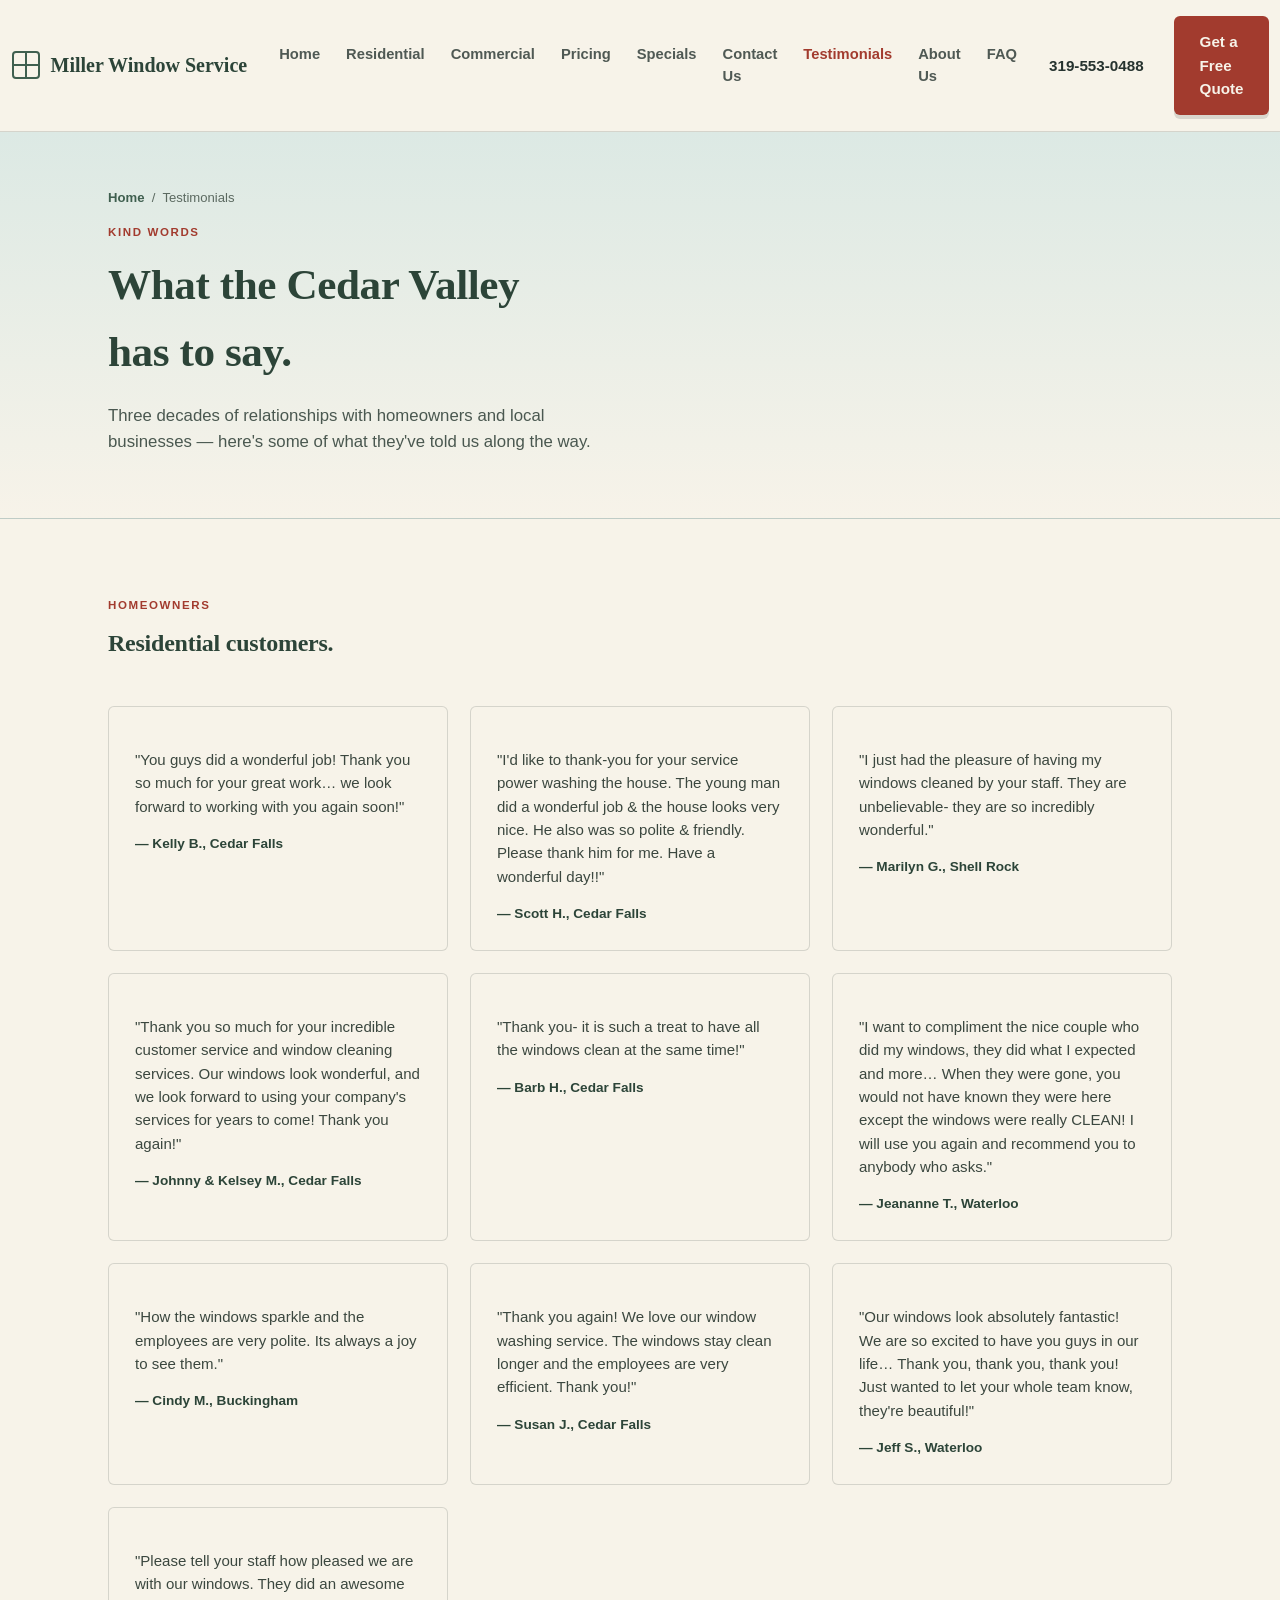
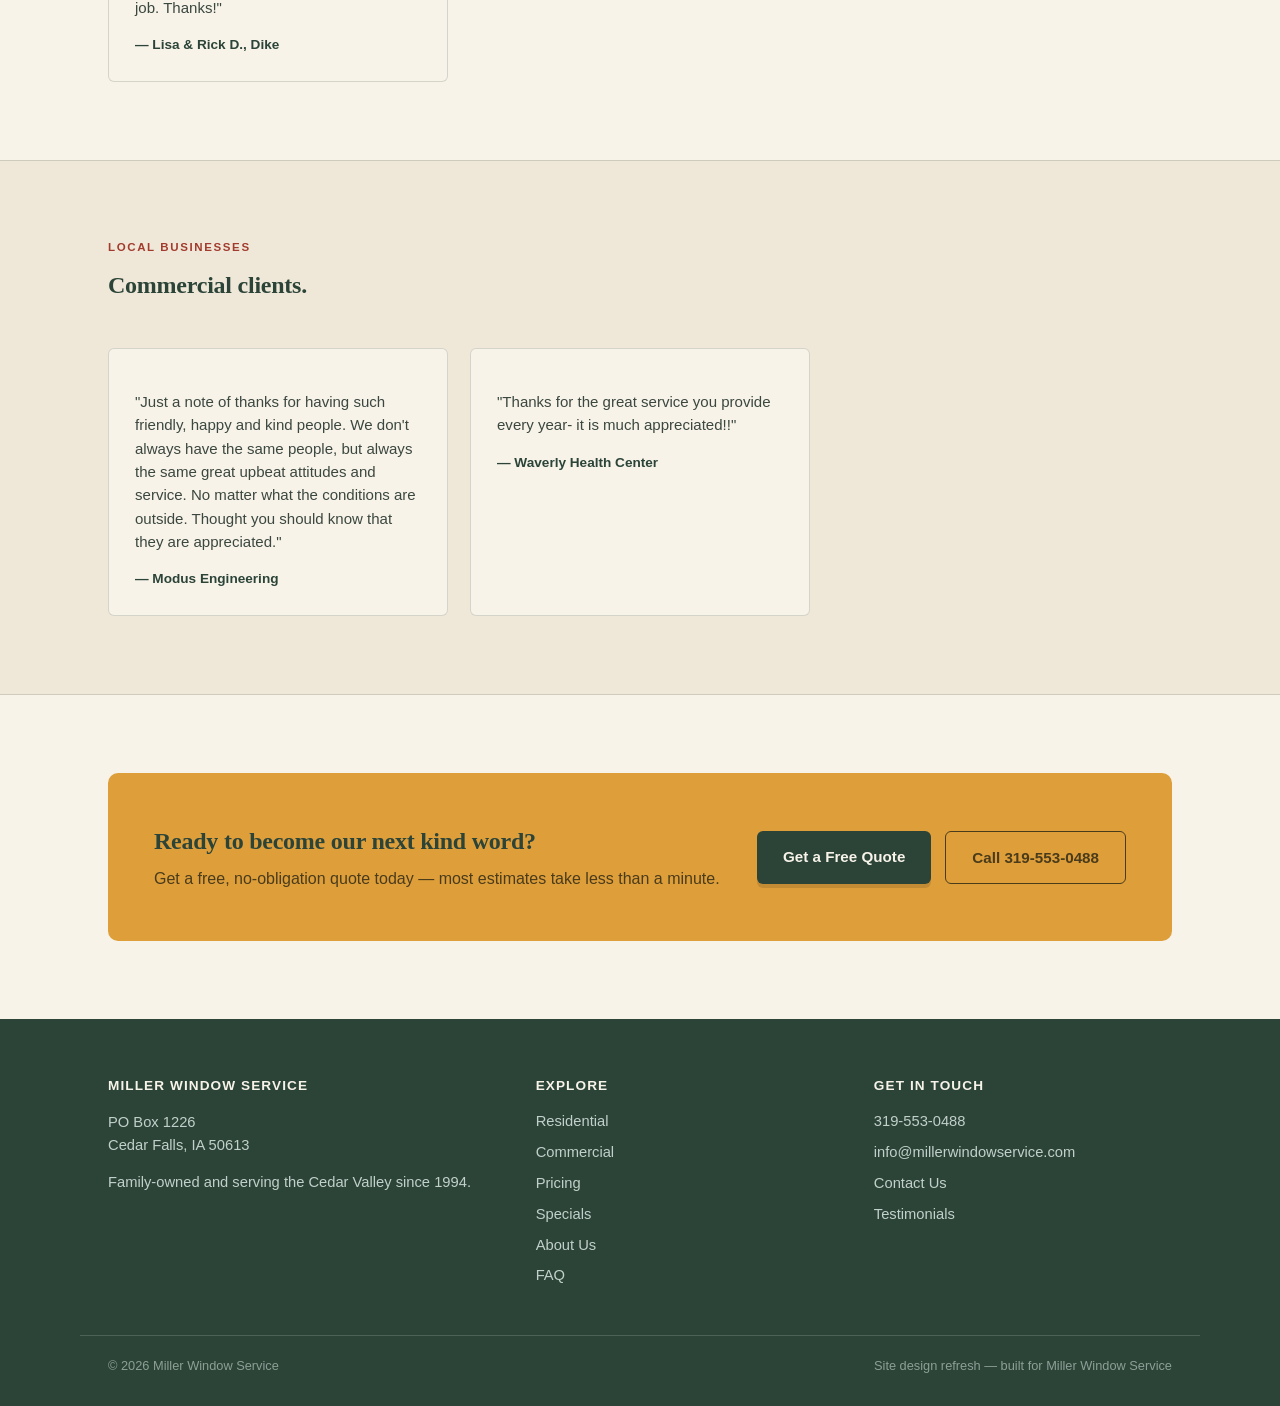
<file: testimonials.html>
<!DOCTYPE html>
<html lang="en">
<head>
<meta charset="UTF-8">
<meta name="viewport" content="width=device-width, initial-scale=1.0, maximum-scale=1.0">
<title>Testimonials — Miller Window Service</title>
<link rel="stylesheet" href="styles.css?v=8">
</head>
<body>

<header>
  <div class="wrap nav">
    <a href="index.html" class="brand">
      <svg class="brand-mark" viewBox="0 0 30 30" fill="none">
        <rect x="2" y="2" width="26" height="26" rx="3" stroke="#3F5F4F" stroke-width="2"/>
        <line x1="15" y1="2" x2="15" y2="28" stroke="#3F5F4F" stroke-width="2"/>
        <line x1="2" y1="15" x2="28" y2="15" stroke="#3F5F4F" stroke-width="2"/>
      </svg>
      <span class="brand-text">Miller Window Service</span>
    </a>
    <nav class="links">
      <a href="index.html">Home</a>
      <a href="residential-window-cleaning.html">Residential</a>
      <a href="commercial.html">Commercial</a>
      <a href="pricing.html">Pricing</a>
      <a href="specials.html">Specials</a>
      <a href="contact.html">Contact Us</a>
      <a href="testimonials.html" class="active">Testimonials</a>
      <a href="about.html">About Us</a>
      <a href="faq.html">FAQ</a>
    </nav>
    <div class="nav-cta">
      <a class="phone-link" href="tel:3195530488">319-553-0488</a>
      <a class="btn btn-primary" href="pricing.html#calculator">Get a Free Quote</a>
      <button class="menu-toggle" aria-label="menu" aria-expanded="false">☰</button>
    </div>
  </div>
</header>

<div class="page-hero">
  <div class="wrap">
    <div class="breadcrumb"><a href="index.html">Home</a> &nbsp;/&nbsp; Testimonials</div>
    <div class="eyebrow">Kind Words</div>
    <h1>What the Cedar Valley has to say.</h1>
    <p>Three decades of relationships with homeowners and local businesses — here's some of what they've told us along the way.</p>
  </div>
</div>

<section>
  <div class="wrap">
    <div class="section-head">
      <div class="eyebrow">Homeowners</div>
      <h2>Residential customers.</h2>
    </div>
    <div class="testi-rail">
      <div class="testi-card">
        <p>"You guys did a wonderful job! Thank you so much for your great work… we look forward to working with you again soon!"</p>
        <div class="who">— Kelly B., Cedar Falls</div>
      </div>
      <div class="testi-card">
        <p>"I'd like to thank-you for your service power washing the house. The young man did a wonderful job & the house looks very nice. He also was so polite & friendly. Please thank him for me. Have a wonderful day!!"</p>
        <div class="who">— Scott H., Cedar Falls</div>
      </div>
      <div class="testi-card">
        <p>"I just had the pleasure of having my windows cleaned by your staff. They are unbelievable- they are so incredibly wonderful."</p>
        <div class="who">— Marilyn G., Shell Rock</div>
      </div>
      <div class="testi-card">
        <p>"Thank you so much for your incredible customer service and window cleaning services. Our windows look wonderful, and we look forward to using your company's services for years to come! Thank you again!"</p>
        <div class="who">— Johnny &amp; Kelsey M., Cedar Falls</div>
      </div>
      <div class="testi-card">
        <p>"Thank you- it is such a treat to have all the windows clean at the same time!"</p>
        <div class="who">— Barb H., Cedar Falls</div>
      </div>
      <div class="testi-card">
        <p>"I want to compliment the nice couple who did my windows, they did what I expected and more… When they were gone, you would not have known they were here except the windows were really CLEAN! I will use you again and recommend you to anybody who asks."</p>
        <div class="who">— Jeananne T., Waterloo</div>
      </div>
      <div class="testi-card">
        <p>"How the windows sparkle and the employees are very polite. Its always a joy to see them."</p>
        <div class="who">— Cindy M., Buckingham</div>
      </div>
      <div class="testi-card">
        <p>"Thank you again! We love our window washing service. The windows stay clean longer and the employees are very efficient. Thank you!"</p>
        <div class="who">— Susan J., Cedar Falls</div>
      </div>
      <div class="testi-card">
        <p>"Our windows look absolutely fantastic! We are so excited to have you guys in our life… Thank you, thank you, thank you! Just wanted to let your whole team know, they're beautiful!"</p>
        <div class="who">— Jeff S., Waterloo</div>
      </div>
      <div class="testi-card">
        <p>"Please tell your staff how pleased we are with our windows. They did an awesome job. Thanks!"</p>
        <div class="who">— Lisa &amp; Rick D., Dike</div>
      </div>
    </div>
  </div>
</section>

<section style="background:var(--paper-dim); border-top:1px solid var(--line); border-bottom:1px solid var(--line);">
  <div class="wrap">
    <div class="section-head">
      <div class="eyebrow">Local Businesses</div>
      <h2>Commercial clients.</h2>
    </div>
    <div class="testi-rail">
      <div class="testi-card">
        <p>"Just a note of thanks for having such friendly, happy and kind people. We don't always have the same people, but always the same great upbeat attitudes and service. No matter what the conditions are outside. Thought you should know that they are appreciated."</p>
        <div class="who">— Modus Engineering</div>
      </div>
      <div class="testi-card">
        <p>"Thanks for the great service you provide every year- it is much appreciated!!"</p>
        <div class="who">— Waverly Health Center</div>
      </div>
    </div>
  </div>
</section>

<section id="contact">
  <div class="wrap">
    <div class="cta-band">
      <div>
        <h2>Ready to become our next kind word?</h2>
        <p>Get a free, no-obligation quote today — most estimates take less than a minute.</p>
      </div>
      <div style="display:flex; gap:14px; flex-wrap:wrap;">
        <a class="btn btn-primary" href="pricing.html#calculator">Get a Free Quote</a>
        <a class="btn btn-ghost" style="border-color:#4A3B1B; color:#4A3B1B;" href="tel:3195530488">Call 319-553-0488</a>
      </div>
    </div>
  </div>
</section>

<footer>
  <div class="wrap footer-grid">
    <div class="col">
      <h4>Miller Window Service</h4>
      <p>PO Box 1226<br>Cedar Falls, IA 50613</p>
      <p style="margin-top:10px;">Family-owned and serving the Cedar Valley since 1994.</p>
    </div>
    <div class="col">
      <h4>Explore</h4>
      <a href="residential-window-cleaning.html">Residential</a>
      <a href="commercial.html">Commercial</a>
      <a href="pricing.html">Pricing</a>
      <a href="specials.html">Specials</a>
      <a href="about.html">About Us</a>
      <a href="faq.html">FAQ</a>
    </div>
    <div class="col">
      <h4>Get In Touch</h4>
      <a href="tel:3195530488">319-553-0488</a>
      <a href="mailto:info@millerwindowservice.com">info@millerwindowservice.com</a>
      <a href="contact.html">Contact Us</a>
      <a href="testimonials.html">Testimonials</a>
    </div>
  </div>
  <div class="wrap footer-bottom">
    <span>© 2026 Miller Window Service</span>
    <span>Site design refresh — built for Miller Window Service</span>
  </div>
</footer>

<script src="script.js?v=8" defer></script>
</body>
</html>
</file>
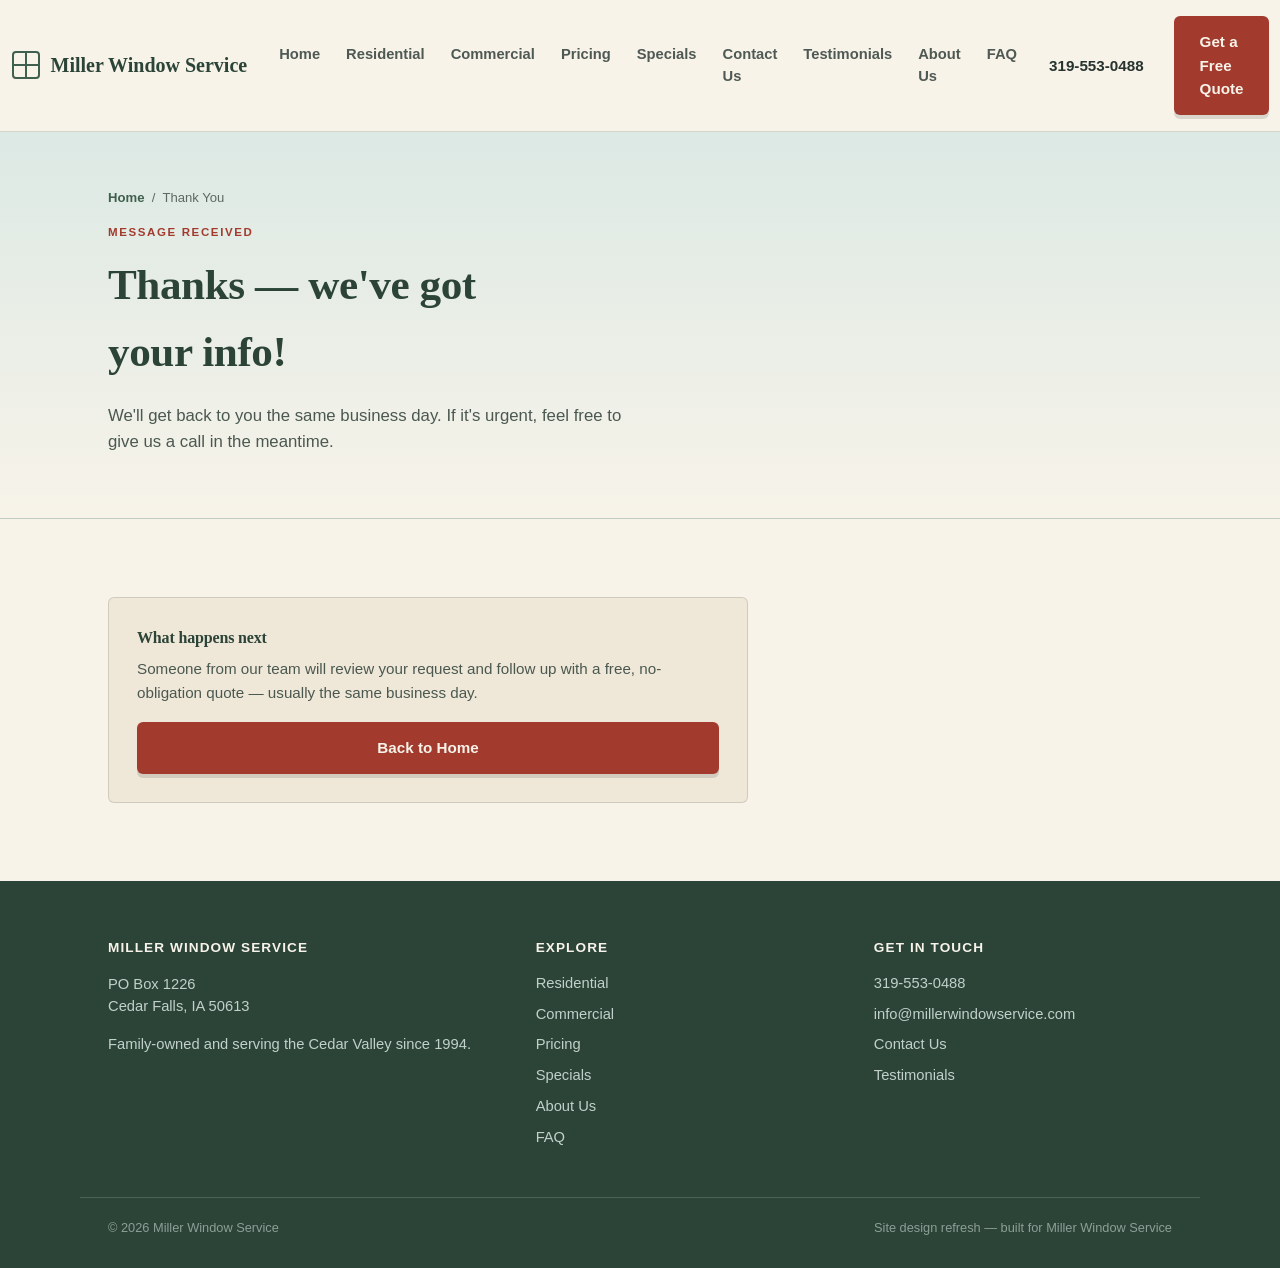
<file: thank-you.html>
<!DOCTYPE html>
<html lang="en">
<head>
<meta charset="UTF-8">
<meta name="viewport" content="width=device-width, initial-scale=1.0, maximum-scale=1.0">
<title>Thank You — Miller Window Service</title>
<link rel="stylesheet" href="styles.css?v=8">
</head>
<body>

<header>
  <div class="wrap nav">
    <a href="index.html" class="brand">
      <svg class="brand-mark" viewBox="0 0 30 30" fill="none">
        <rect x="2" y="2" width="26" height="26" rx="3" stroke="#3F5F4F" stroke-width="2"/>
        <line x1="15" y1="2" x2="15" y2="28" stroke="#3F5F4F" stroke-width="2"/>
        <line x1="2" y1="15" x2="28" y2="15" stroke="#3F5F4F" stroke-width="2"/>
      </svg>
      <span class="brand-text">Miller Window Service</span>
    </a>
    <nav class="links">
      <a href="index.html">Home</a>
      <a href="residential-window-cleaning.html">Residential</a>
      <a href="commercial.html">Commercial</a>
      <a href="pricing.html">Pricing</a>
      <a href="specials.html">Specials</a>
      <a href="contact.html">Contact Us</a>
      <a href="testimonials.html">Testimonials</a>
      <a href="about.html">About Us</a>
      <a href="faq.html">FAQ</a>
    </nav>
    <div class="nav-cta">
      <a class="phone-link" href="tel:3195530488">319-553-0488</a>
      <a class="btn btn-primary" href="pricing.html#calculator">Get a Free Quote</a>
      <button class="menu-toggle" aria-label="menu" aria-expanded="false">☰</button>
    </div>
  </div>
</header>

<div class="page-hero">
  <div class="wrap">
    <div class="breadcrumb"><a href="index.html">Home</a> &nbsp;/&nbsp; Thank You</div>
    <div class="eyebrow">Message Received</div>
    <h1>Thanks — we've got your info!</h1>
    <p>We'll get back to you the same business day. If it's urgent, feel free to give us a call in the meantime.</p>
  </div>
</div>

<section>
  <div class="wrap">
    <div class="side-card" style="max-width:640px;">
      <h4>What happens next</h4>
      <p style="color:#4A5850; font-size:0.95rem; margin:0 0 18px;">Someone from our team will review your request and follow up with a free, no-obligation quote — usually the same business day.</p>
      <a class="btn btn-primary" href="index.html" style="width:100%; text-align:center; display:block;">Back to Home</a>
    </div>
  </div>
</section>

<footer>
  <div class="wrap footer-grid">
    <div class="col">
      <h4>Miller Window Service</h4>
      <p>PO Box 1226<br>Cedar Falls, IA 50613</p>
      <p style="margin-top:10px;">Family-owned and serving the Cedar Valley since 1994.</p>
    </div>
    <div class="col">
      <h4>Explore</h4>
      <a href="residential-window-cleaning.html">Residential</a>
      <a href="commercial.html">Commercial</a>
      <a href="pricing.html">Pricing</a>
      <a href="specials.html">Specials</a>
      <a href="about.html">About Us</a>
      <a href="faq.html">FAQ</a>
    </div>
    <div class="col">
      <h4>Get In Touch</h4>
      <a href="tel:3195530488">319-553-0488</a>
      <a href="mailto:info@millerwindowservice.com">info@millerwindowservice.com</a>
      <a href="contact.html">Contact Us</a>
      <a href="testimonials.html">Testimonials</a>
    </div>
  </div>
  <div class="wrap footer-bottom">
    <span>© 2026 Miller Window Service</span>
    <span>Site design refresh — built for Miller Window Service</span>
  </div>
</footer>

<script src="script.js?v=8" defer></script>
</body>
</html>
</file>
<file: styles.css>
:root{
  --paper: #F7F3E9;
  --paper-dim: #EFE8D8;
  --ink: #26332F;
  --cedar: #3F5F4F;
  --cedar-deep: #2C4438;
  --amber: #DE9F3B;
  --barn: #A23B2E;
  --sky: #DCE9E4;
  --line: rgba(38,51,47,0.16);
  --radius: 6px;
  --serif: "Fraunces", Georgia, serif;
  --sans: "Inter", -apple-system, BlinkMacSystemFont, "Segoe UI", sans-serif;
}

@font-face{
  font-family:"Fraunces";
  src: local("Fraunces");
}

/* ===== RESET / BASE ===== */
*{ box-sizing: border-box; }
html{ scroll-behavior: smooth; }
body{
  margin:0;
  background: var(--paper);
  color: var(--ink);
  font-family: var(--sans);
  line-height: 1.55;
}
h1,h2,h3,h4{
  font-family: var(--serif);
  font-weight: 600;
  letter-spacing: -0.01em;
  margin: 0 0 0.4em;
  color: var(--cedar-deep);
}
a{ color: inherit; }
img,svg{ display:block; max-width:100%; }
.wrap{ max-width: 1120px; margin: 0 auto; padding: 0 28px; }
.eyebrow{
  font-family: var(--sans);
  font-size: 0.72rem;
  letter-spacing: 0.14em;
  text-transform: uppercase;
  color: var(--barn);
  font-weight: 700;
  margin-bottom: 10px;
}

/* ===== BUTTONS ===== */
button, .btn{
  font-family: var(--sans);
  font-weight: 700;
  font-size: 0.95rem;
  border: none;
  cursor: pointer;
  border-radius: var(--radius);
  padding: 14px 26px;
  display: inline-block;
  text-decoration: none;
  transition: transform 0.15s ease, box-shadow 0.15s ease;
}
.btn:hover{ transform: translateY(-2px); }
.btn-primary{ background: var(--barn); color: var(--paper); box-shadow: 0 4px 0 rgba(0,0,0,0.12); }
.btn-ghost{ background: transparent; color: var(--cedar-deep); border: 1.5px solid var(--cedar-deep); }

/* mullion divider — the window-pane cross motif used throughout as the signature structural device */
.mullion{
  position: relative;
  border-top: 1px solid var(--line);
}
.mullion::before{
  content:"";
  position:absolute; top:0; left:50%;
  width:1px; height:26px;
  background: var(--line);
}

/* ===== HEADER ===== */
header{
  position: sticky; top:0; z-index: 50;
  background: var(--paper);
  border-bottom: 1px solid var(--line);
}
.nav{
  position: relative;
  display:flex; align-items:center; justify-content:center;
  gap: 32px;
  padding: 16px 0;
}
.brand{
  display:flex; align-items:center; gap:10px; flex-shrink:0;
  font-family: var(--serif); font-weight:700;
  font-size: clamp(0.8rem, 4vw, 1.25rem);
  color: var(--cedar-deep); text-decoration:none; white-space:nowrap;
}
.brand-mark{ width:30px; height:30px; flex-shrink:0; }
.brand-text{ white-space:nowrap; }

/* Below a certain width, even the shrunk text plus the icon is tight —
   drop the little window-mark icon first so the name stays readable and
   there's still guaranteed room for the quote button + hamburger. */
@media (max-width: 420px){
  .brand-mark{ display:none; }
  .brand-text{ padding-left:6px; }
}
nav.links{ display:flex; gap:26px; font-size:0.92rem; font-weight:600; }
nav.links a{ text-decoration:none; opacity:0.8; }
nav.links a.active, nav.links a:hover{ opacity:1; color: var(--barn); }
.nav-cta{ display:flex; align-items:center; gap:26px; }
.phone-link{ font-weight:700; text-decoration:none; font-size:0.95rem; white-space:nowrap; margin-right:4px; }
.menu-toggle{ display:none; background:none; border:none; font-size:1.6rem; cursor:pointer; padding:4px; color:var(--cedar-deep); }

@media (max-width: 960px){
  nav.links{ display:none; }
  nav.links.open{
    display:flex;
    flex-direction:column;
    align-items:flex-start;
    gap:16px;
    position:absolute;
    top:100%; left:0; right:0;
    background: var(--paper);
    padding:20px 28px;
    border-bottom:1px solid var(--line);
    box-shadow: 0 12px 24px -16px rgba(0,0,0,0.2);
    z-index: 40;
  }
  .menu-toggle{ display:block; margin-right:6px; }
  .phone-link{ display:none; }

  /* At mobile widths, "Miller Window Service" + the quote button + the
     hamburger icon together are wider than a phone screen. justify-content:
     center was letting that overflow spill off BOTH edges equally, which is
     what actually hid the hamburger (it was rendered past the right edge of
     the viewport, not just visually zoomed). Pin brand left / actions right
     instead — the brand text itself already shrinks fluidly via its clamp()
     font-size, so the quote button and hamburger always stay fully on-screen. */
  .nav{ justify-content: space-between; }
  .brand{ flex-shrink:1; min-width:0; }
  .brand-text{ min-width:0; }
  .nav-cta{ gap:12px; flex-shrink:0; }
  .nav-cta .btn{ font-size:0.82rem; padding:10px 14px; white-space:nowrap; }
}

/* JS-driven twin of the rules above. Some real-world iOS Safari sessions fail to
   apply the max-width media query on first paint (it only kicks in after an
   interaction forces a relayout). script.js measures window.innerWidth directly
   on load and toggles this class, so the mobile nav shows up correctly even
   when that browser quirk happens. */
body.nav-compact nav.links{ display:none; }
body.nav-compact nav.links.open{
  display:flex;
  flex-direction:column;
  align-items:flex-start;
  gap:16px;
  position:absolute;
  top:100%; left:0; right:0;
  background: var(--paper);
  padding:20px 28px;
  border-bottom:1px solid var(--line);
  box-shadow: 0 12px 24px -16px rgba(0,0,0,0.2);
  z-index: 40;
}
body.nav-compact .menu-toggle{ display:block; margin-right:6px; }
body.nav-compact .phone-link{ display:none; }
body.nav-compact .nav{ justify-content: space-between; }
body.nav-compact .brand{ flex-shrink:1; min-width:0; }
body.nav-compact .brand-text{ min-width:0; }
body.nav-compact .nav-cta{ gap:12px; flex-shrink:0; }
body.nav-compact .nav-cta .btn{ font-size:0.82rem; padding:10px 14px; white-space:nowrap; }

/* ===== HOME HERO ===== */
.hero{
  padding: 64px 0 40px;
}
.hero .wrap{
  display:grid; grid-template-columns: 1.05fr 0.95fr; gap:56px; align-items:center;
}
.hero h1{ font-size: clamp(2.1rem, 4vw, 3rem); line-height:1.08; }
.hero h1.brand-title{ font-size: clamp(2.6rem, 5.4vw, 4.1rem); line-height:1.04; margin-bottom:0.3em; }
.hero p.lead{ font-size:1.08rem; color:#4A5850; max-width: 46ch; }
.hero-actions{ display:flex; gap:14px; margin-top:26px; flex-wrap:wrap; align-items:center;}
.since-badge{
  margin-top: 30px; display:flex; gap:12px; align-items:center;
  font-size:0.85rem; color:#5B6960;
}
.since-badge strong{ color: var(--cedar-deep); font-family: var(--serif); font-size:1.05rem; }

/* window-frame illustration */
.window-scene{
  position: relative;
  aspect-ratio: 4/5;
  background: linear-gradient(180deg, #BFE0DB 0%, #9DCFC7 55%, #DDE9C9 100%);
  border-radius: 10px;
  overflow: hidden;
  box-shadow: 0 24px 50px -20px rgba(44,68,56,0.45);
  border: 10px solid #F1ECDD;
}
.window-scene svg{ position:absolute; inset:0; width:100%; height:100%; }
.frame-mullion-v{ position:absolute; top:0; bottom:0; left:50%; width:8px; margin-left:-4px; background:#F1ECDD; z-index:5; }
.frame-mullion-h{ position:absolute; left:0; right:0; top:50%; height:8px; margin-top:-4px; background:#F1ECDD; z-index:5; }
.shine{
  position:absolute; inset:0; z-index:6; pointer-events:none;
  background: linear-gradient(115deg, rgba(255,255,255,0.55) 0%, rgba(255,255,255,0) 18%);
  mix-blend-mode: screen;
  animation: shine-move 7s ease-in-out infinite;
}
@keyframes shine-move{
  0%,100%{ transform: translateX(-6%) translateY(-4%); opacity:0.9; }
  50%{ transform: translateX(6%) translateY(4%); opacity:0.5; }
}

@media (max-width: 860px){
  .hero .wrap{ grid-template-columns: 1fr; }
  .hero{ padding-top:40px; }
}

/* ===== PAGE HERO (interior pages) ===== */
.page-hero{
  padding: 56px 0 46px;
  background: linear-gradient(180deg, var(--sky) 0%, var(--paper) 100%);
  border-bottom: 1px solid var(--line);
  position: relative;
}
.page-hero .frame-tick{
  position:absolute; top:0; bottom:0; left:50%; width:1px; background:var(--line);
}
.page-hero h1{ font-size: clamp(1.9rem, 3.6vw, 2.7rem); max-width: 20ch; }
.page-hero p{ max-width: 56ch; color:#4A5850; font-size:1.05rem; }
.breadcrumb{ font-size:0.82rem; color:#5B6960; margin-bottom:16px; }
.breadcrumb a{ text-decoration:none; font-weight:600; color:var(--cedar); }

/* ===== TRUST STRIP ===== */
.trust-strip{
  background: var(--cedar-deep); color: var(--paper);
  padding: 22px 0;
}
.trust-strip .wrap{
  display:flex; flex-wrap:wrap; gap:22px 40px; justify-content:center; align-items:center;
  font-size:0.92rem; font-weight:600; text-align:center;
}
.trust-strip span{ display:flex; align-items:center; gap:8px; opacity:0.95; }
.trust-strip strong{ color: var(--paper); font-family: var(--serif); }

/* ===== SECTIONS ===== */
section{ padding: 78px 0; }
.section-head{ max-width: 640px; margin-bottom: 44px; }
.section-head p{ color:#4A5850; font-size:1.02rem; }

/* services */
.services-grid{ display:grid; grid-template-columns: 1fr 1fr; gap: 28px; }
.service-card{
  background: var(--paper-dim);
  border: 1px solid var(--line);
  border-radius: var(--radius);
  padding: 32px;
  position:relative;
}
.service-card .icon{ width:44px; height:44px; margin-bottom:18px; }
.service-card h3{ font-size:1.35rem; }
.service-card p{ color:#4A5850; font-size:0.97rem; }
.service-card a.more{
  display:inline-flex; align-items:center; gap:6px;
  margin-top:16px; font-weight:700; font-size:0.9rem; color: var(--barn); text-decoration:none;
}
@media (max-width:760px){ .services-grid{ grid-template-columns:1fr; } }

/* why us — window pane grid of badges (the signature motif repeated) */
.panes{
  display:grid; grid-template-columns: repeat(3, 1fr);
  border: 1px solid var(--line); border-radius: var(--radius); overflow:hidden;
  background: var(--paper-dim);
}
.pane{
  padding: 30px 26px;
  border-right: 1px solid var(--line);
  border-bottom: 1px solid var(--line);
}
.panes .pane:nth-child(3n){ border-right:none; }
.pane h4{ font-size:1rem; margin-bottom:8px; }
.pane p{ font-size:0.9rem; color:#4A5850; margin:0; }
@media (max-width:760px){
  .panes{ grid-template-columns: 1fr 1fr; }
  .panes .pane:nth-child(3n){ border-right:1px solid var(--line); }
  .panes .pane:nth-child(2n){ border-right:none; }
}
@media (max-width:480px){
  .panes{ grid-template-columns: 1fr; }
  .panes .pane{ border-right:none !important; }
}

/* situational callouts, styled as window panes (interior pages) */
.panes3{ display:grid; grid-template-columns:repeat(3,1fr); border:1px solid var(--line); border-radius:var(--radius); overflow:hidden; background:var(--paper-dim); }
.panes3 .pane{ padding:28px 24px; border-right:1px solid var(--line); border-bottom:none; }
.panes3 .pane:last-child{ border-right:none; }
@media (max-width:760px){ .panes3{ grid-template-columns:1fr; } .panes3 .pane{ border-right:none; border-bottom:1px solid var(--line); } .panes3 .pane:last-child{ border-bottom:none; } }

/* two column intro (interior pages) */
.intro-grid{ display:grid; grid-template-columns: 1.1fr 0.9fr; gap:56px; align-items:start; }
.intro-grid p{ color:#3B473F; margin-bottom:18px; }
.side-card{
  background: var(--paper-dim); border:1px solid var(--line); border-radius:var(--radius); padding:28px;
}
.side-card h4{ font-size:1rem; }
.side-list{ list-style:none; margin:14px 0 0; padding:0; display:flex; flex-direction:column; gap:12px; }
.side-list li{ display:flex; gap:10px; font-size:0.92rem; color:#3B473F; }
.side-list li::before{ content:"✓"; color:var(--cedar); font-weight:700; flex-shrink:0; }
@media (max-width:860px){ .intro-grid{ grid-template-columns:1fr; } }

/* gallery — placeholder photo slots ready for real photography */
.gallery{ display:grid; grid-template-columns: repeat(4, 1fr); gap:18px; }
.photo-slot{
  aspect-ratio: 3/4; border-radius: var(--radius); border:1.5px dashed rgba(63,95,79,0.4);
  background: var(--paper-dim);
  display:flex; flex-direction:column; align-items:center; justify-content:center; gap:8px;
  text-align:center; padding:14px; color:#5B6960; font-size:0.8rem;
}
.photo-slot svg{ width:34px; height:34px; opacity:0.6; }
@media (max-width:860px){ .gallery{ grid-template-columns: 1fr 1fr; } }

/* service area */
.area-wrap{ display:grid; grid-template-columns: 0.9fr 1.1fr; gap: 48px; align-items:start; }
.area-primary{ display:flex; flex-direction:column; gap:14px; }
.area-town{
  display:flex; align-items:baseline; gap:12px;
  font-family: var(--serif); font-size:1.5rem; color:var(--cedar-deep);
  padding-bottom:12px; border-bottom: 1px solid var(--line);
}
.area-town span{ font-family: var(--sans); font-size:0.78rem; color: var(--barn); font-weight:700; }
.area-more{
  columns: 2; column-gap: 24px; font-size:0.92rem; color:#4A5850;
}
.area-more div{ padding: 5px 0; break-inside: avoid; }
@media (max-width:760px){ .area-wrap{ grid-template-columns:1fr; } }

/* testimonials */
.testi-grid{ display:grid; grid-template-columns: repeat(3,1fr); gap:24px; }
.testi-rail{ display:grid; grid-template-columns:repeat(3,1fr); gap:22px; }
.testi-card{
  background: var(--paper); border:1px solid var(--line); border-radius: var(--radius);
  padding: 26px; font-size:0.94rem;
}
.testi-card p{ color:#3B473F; }
.testi-card .who{ margin-top:14px; font-weight:700; font-size:0.85rem; color: var(--cedar-deep); }
@media (max-width:860px){ .testi-grid{ grid-template-columns:1fr; } .testi-rail{ grid-template-columns:1fr; } }

/* CTA band */
.cta-band{
  background: var(--amber);
  border-radius: 10px;
  padding: 50px 46px;
  display:flex; justify-content:space-between; align-items:center; gap:24px; flex-wrap:wrap;
}
.cta-band h2{ color: var(--cedar-deep); margin-bottom:6px; }
.cta-band p{ margin:0; color:#4A3B1B; }
.cta-band .btn-primary{ background: var(--cedar-deep); }

/* footer */
footer{ background: var(--cedar-deep); color: var(--sky); padding: 56px 0 30px; }
.footer-grid{ display:grid; grid-template-columns: 1.3fr 1fr 1fr; gap:40px; }
footer h4{ color: var(--paper); font-family: var(--sans); font-size:0.85rem; text-transform:uppercase; letter-spacing:0.08em; margin-bottom:14px; }
footer p, footer a{ color: rgba(220,233,228,0.85); text-decoration:none; font-size:0.92rem; }
footer .col a{ display:block; margin-bottom:8px; }
.footer-bottom{ margin-top:40px; padding-top:20px; border-top:1px solid rgba(220,233,228,0.18); font-size:0.8rem; color: rgba(220,233,228,0.55); display:flex; justify-content:space-between; flex-wrap:wrap; gap:10px; }
@media (max-width:760px){ .footer-grid{ grid-template-columns:1fr; } }

@media (prefers-reduced-motion: reduce){
  .shine{ animation: none; }
}

/* ===== PRICE TABLE ===== */
.price-table-wrap{ border:1px solid var(--line); border-radius: var(--radius); overflow:hidden; }
.price-table{ width:100%; border-collapse:collapse; background: var(--paper-dim); }
.price-table th, .price-table td{ padding:14px 20px; text-align:left; border-bottom:1px solid var(--line); }
.price-table th{ font-family:var(--sans); font-size:0.74rem; text-transform:uppercase; letter-spacing:0.06em; color:var(--barn); background:var(--paper); font-weight:700; }
.price-table td{ font-size:0.94rem; color:#3B473F; }
.price-table td.amount{ font-family:var(--serif); font-weight:600; color:var(--cedar-deep); font-size:1.05rem; }
.price-table tr:last-child td{ border-bottom:none; }

/* ===== PRICING ===== */
.pricing-grid{ display:grid; grid-template-columns: repeat(3,1fr); gap:24px; align-items:stretch; }
.price-card{
  background: var(--paper-dim); border:1px solid var(--line); border-radius: var(--radius);
  padding: 32px; text-align:center; display:flex; flex-direction:column;
}
.price-card.featured{ background: var(--paper); border:2px solid var(--barn); }
.price-card .price{ font-family: var(--serif); font-size:2rem; color: var(--cedar-deep); margin:10px 0; }
.price-card .price span{ font-family: var(--sans); font-size:0.85rem; color:#5B6960; font-weight:600; }
.price-card ul{ list-style:none; padding:0; margin:18px 0; text-align:left; flex-grow:1; }
.price-card ul li{ padding:8px 0; font-size:0.9rem; color:#4A5850; border-bottom:1px solid var(--line); }
.price-card ul li:last-child{ border-bottom:none; }
@media (max-width:860px){ .pricing-grid{ grid-template-columns:1fr; } }

/* ===== CONTACT FORM ===== */
.contact-grid{ display:grid; grid-template-columns: 1fr 1fr; gap:48px; align-items:start; }
.contact-info p{ color:#3B473F; }
.contact-info .side-list{ margin-top:22px; }
form.contact-form{ background: var(--paper-dim); border:1px solid var(--line); border-radius: var(--radius); padding:32px; }
.form-field{ display:flex; flex-direction:column; gap:6px; margin-bottom:18px; }
.form-field label{ font-size:0.85rem; font-weight:700; color: var(--cedar-deep); }
.form-field input, .form-field textarea{
  font-family: var(--sans); font-size:0.95rem; padding:12px 14px;
  border:1px solid var(--line); border-radius: var(--radius);
  background: var(--paper); color: var(--ink);
}
.form-field textarea{ resize:vertical; min-height:120px; }
@media (max-width:860px){ .contact-grid{ grid-template-columns:1fr; } }

/* ===== INSTANT QUOTE CALCULATOR ===== */
.calc-contact-fields{
  display:grid; grid-template-columns: 1fr 1fr; gap:0 24px;
  background: var(--paper-dim); border:1px solid var(--line); border-radius: var(--radius);
  padding:28px 28px 10px; margin-bottom:28px;
}
.calc-field-wide{ grid-column: 1 / -1; }
@media (max-width:860px){ .calc-contact-fields{ grid-template-columns:1fr; padding:24px 20px 6px; } }
.calc-wrap{ display:grid; grid-template-columns: 1.6fr 1fr; gap:32px; align-items:start; }
.calc-grid{ display:flex; flex-direction:column; gap:14px; }
.calc-item{
  display:grid; grid-template-columns: 52px 1fr 70px 76px; align-items:center; gap:16px;
  background: var(--paper); border:1px solid var(--line); border-radius: var(--radius); padding:14px 18px;
}
.calc-icon{ width:44px; height:auto; flex-shrink:0; }
.calc-info h4{ font-size:1rem; margin-bottom:2px; }
.calc-info p{ margin:0; font-size:0.82rem; color:#5B6960; }
.calc-price{ font-family: var(--serif); font-weight:600; color: var(--cedar-deep); text-align:right; white-space:nowrap; }
.calc-qty{
  width:100%; padding:10px; text-align:center;
  font-family: var(--sans); font-size:0.95rem;
  border:1px solid var(--line); border-radius: var(--radius); background: var(--paper-dim); color: var(--ink);
}
.calc-summary{ position:sticky; top:96px; }
.calc-line-list{ margin:14px 0; display:flex; flex-direction:column; gap:8px; }
.calc-line{ display:flex; justify-content:space-between; font-size:0.88rem; color:#3B473F; padding-bottom:8px; border-bottom:1px solid var(--line); }
.calc-empty{ color:#8A968E; font-size:0.85rem; margin:14px 0; }
.calc-total-row{
  display:flex; justify-content:space-between; align-items:baseline;
  font-family: var(--serif); font-weight:700; font-size:1.2rem; color: var(--cedar-deep);
  padding-top:12px; margin-top:4px; border-top:2px solid var(--barn);
}
@media (max-width:860px){
  .calc-wrap{ grid-template-columns:1fr; }
  .calc-item{ grid-template-columns: 40px 1fr; row-gap:10px; }
  .calc-price{ grid-column:2; text-align:left; }
  .calc-qty{ grid-column:2; width:80px; }
}

/* ===== TEAM ===== */
.team-grid{ display:grid; grid-template-columns:repeat(3,1fr); gap:28px; }
.team-card{ background:var(--paper); border:1px solid var(--line); border-radius:var(--radius); padding:22px; }
.team-card .photo-slot{ aspect-ratio:1/1; margin-bottom:18px; }
.team-card h4{ font-size:1.1rem; margin-bottom:8px; }
.team-card p{ font-size:0.92rem; color:#4A5850; margin:0; }
@media (max-width:860px){ .team-grid{ grid-template-columns:1fr 1fr; } }
@media (max-width:560px){ .team-grid{ grid-template-columns:1fr; } }

/* ===== FAQ ===== */
.faq-list{ display:flex; flex-direction:column; gap:14px; max-width:780px; }
.faq-item{ background: var(--paper-dim); border:1px solid var(--line); border-radius: var(--radius); padding:6px 24px; }
.faq-item summary{
  cursor:pointer; font-family: var(--serif); font-weight:600; font-size:1.05rem;
  color: var(--cedar-deep); padding:16px 0; list-style:none; position:relative;
}
.faq-item summary::-webkit-details-marker{ display:none; }
.faq-item summary::after{ content:"+"; position:absolute; right:0; top:14px; font-family:var(--sans); font-size:1.3rem; color:var(--barn); }
.faq-item[open] summary::after{ content:"\2013"; }
.faq-item p{ color:#4A5850; padding-bottom:18px; margin:0; }
</file>
